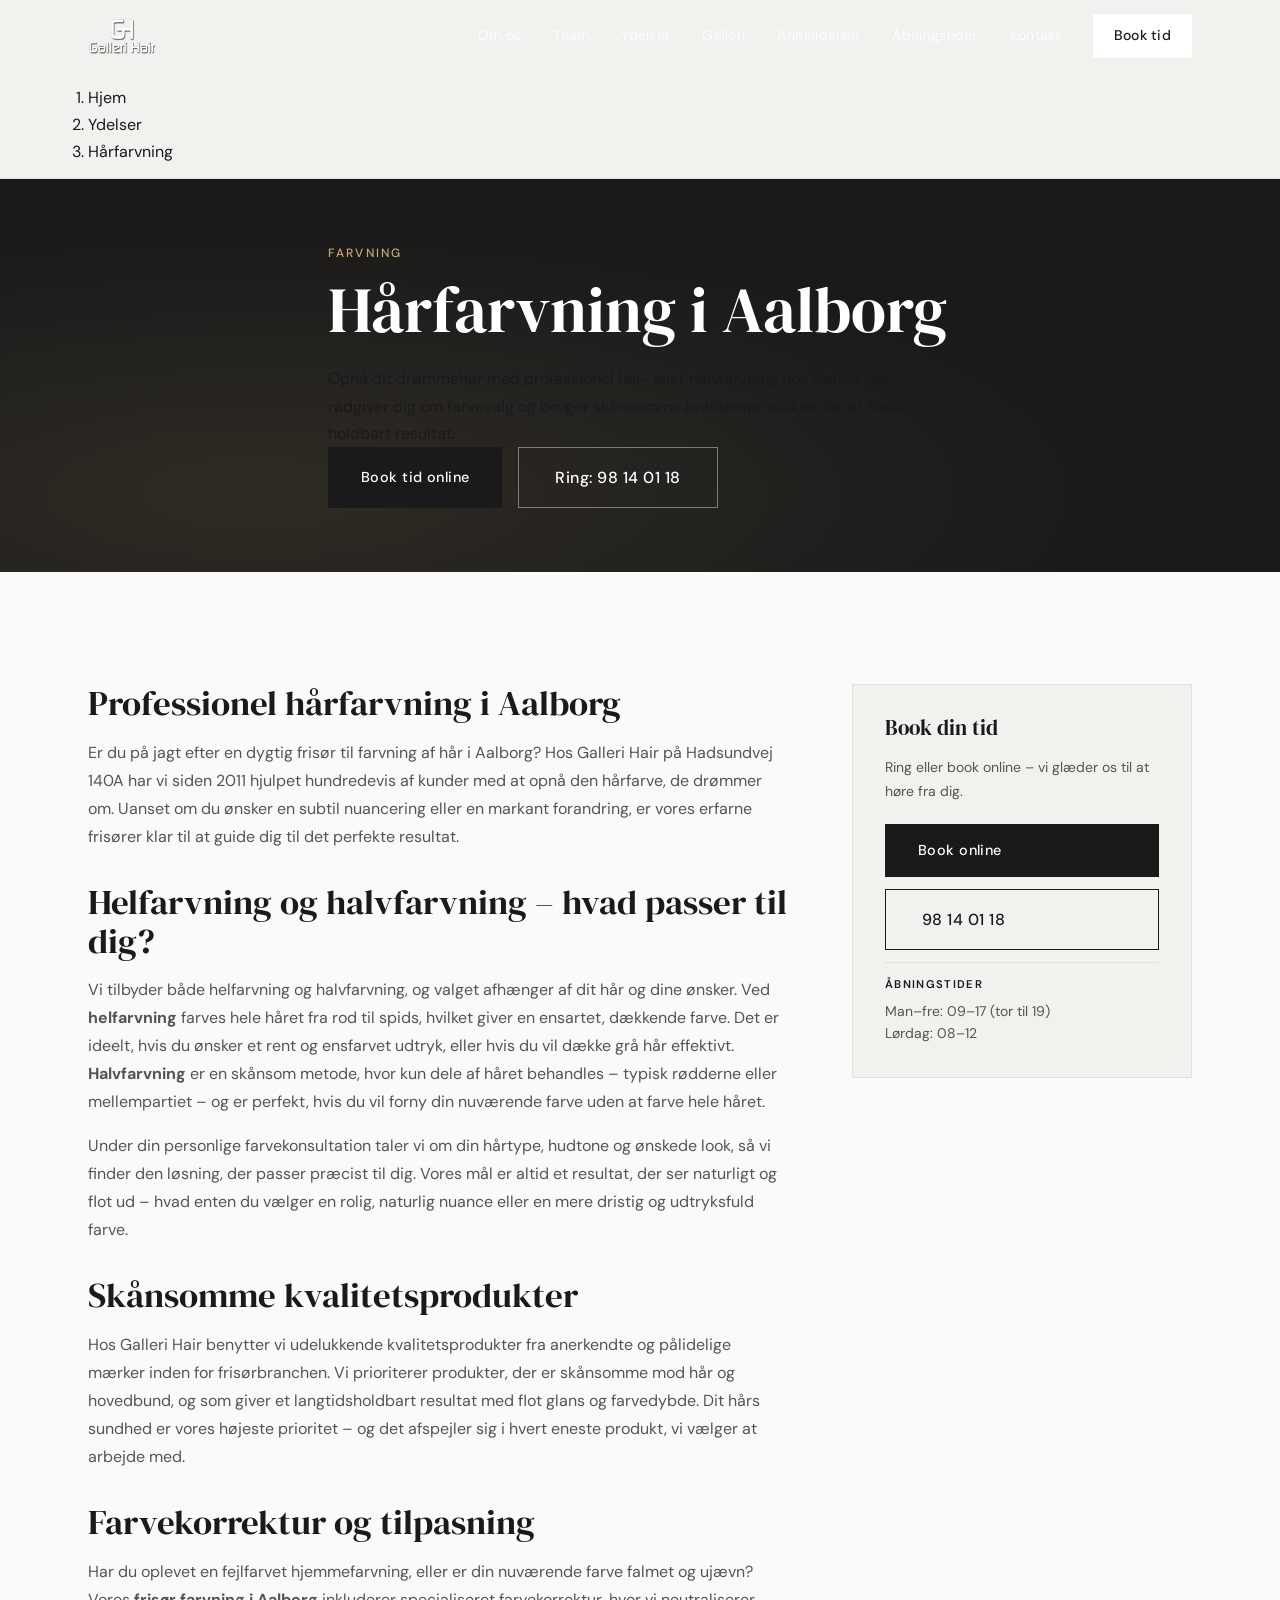
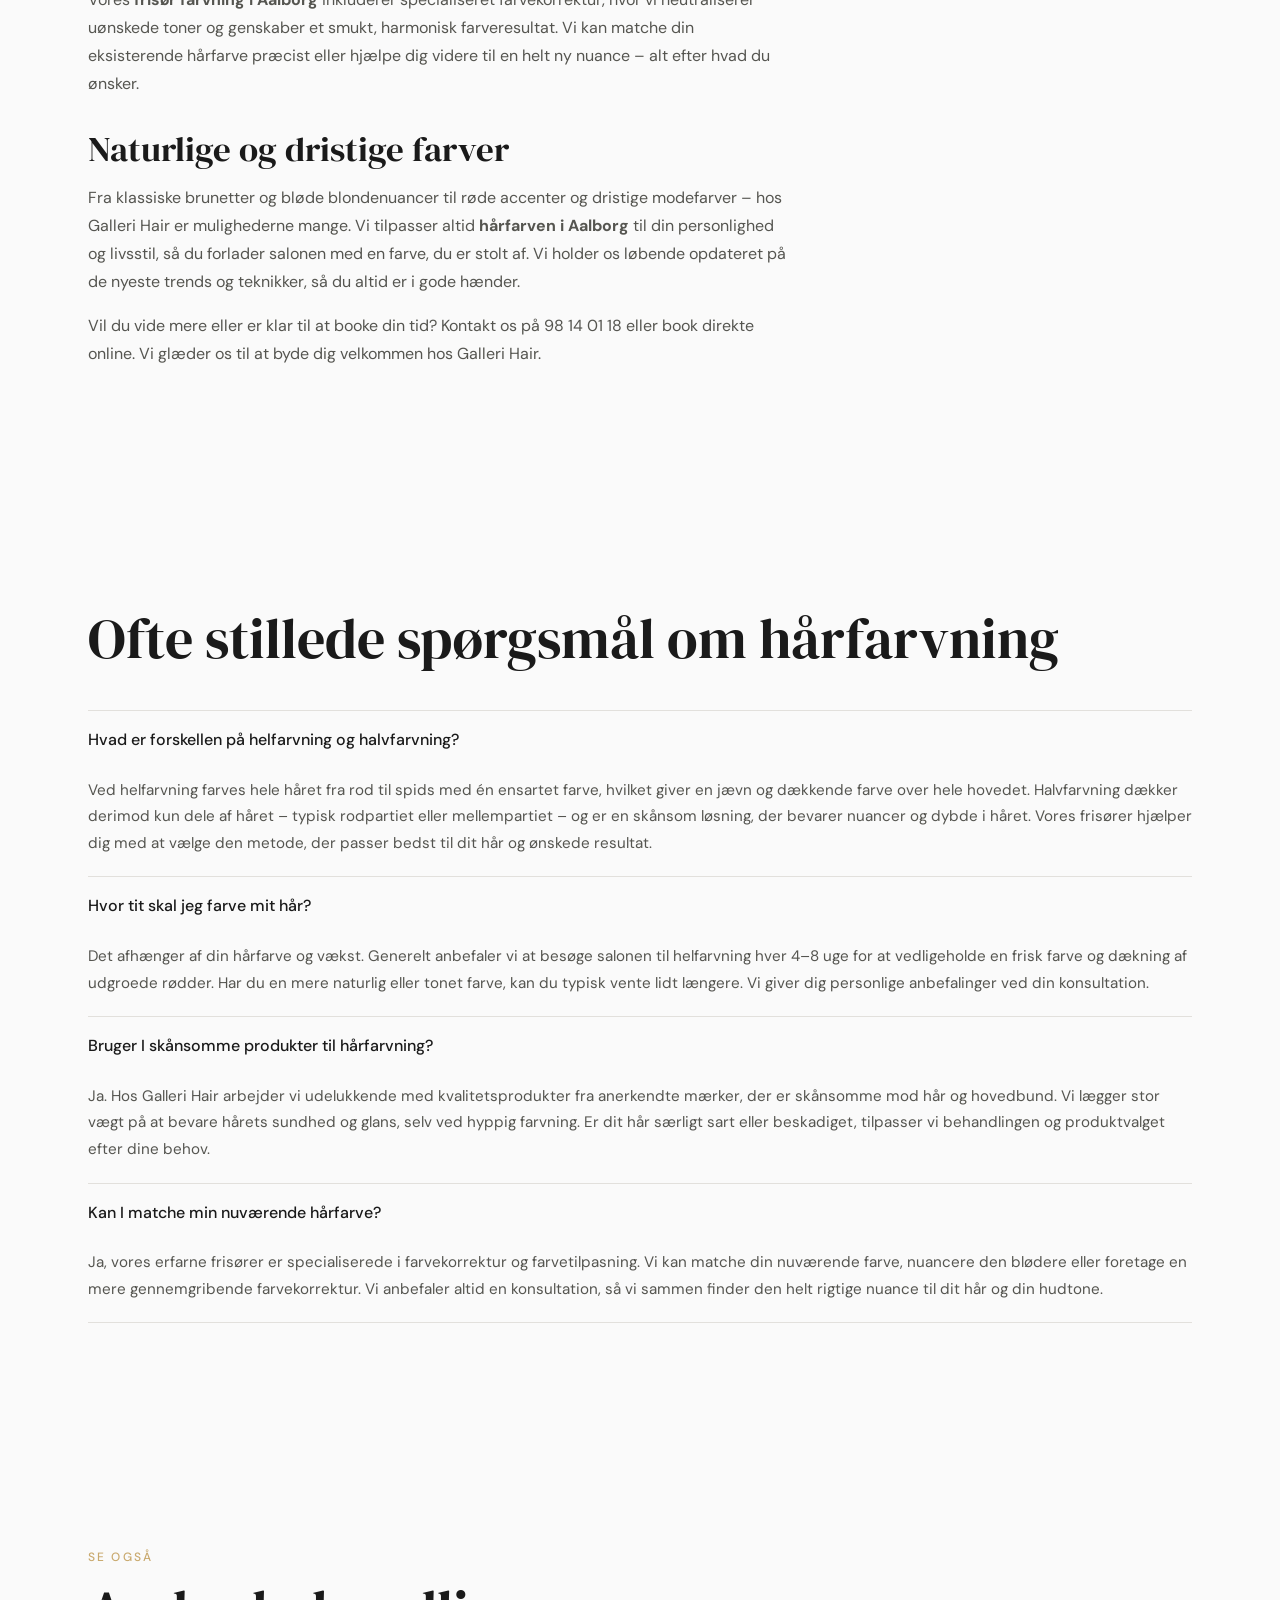
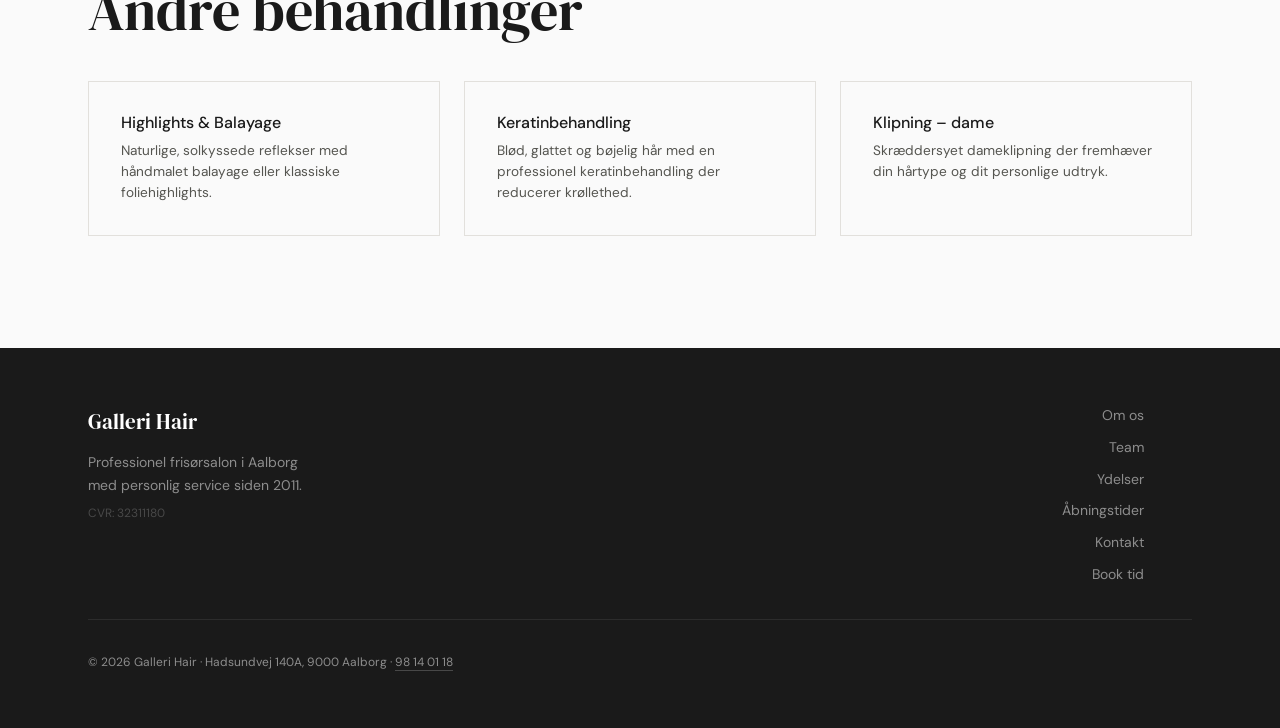
<file: ydelser/farvning.html>
<!DOCTYPE html>
<html lang="da">
<head>
  <meta charset="UTF-8" />
  <meta name="viewport" content="width=device-width, initial-scale=1.0" />

  <!-- SEO -->
  <title>Hårfarvning i Aalborg – Farvning af hår | Galleri Hair</title>
  <meta name="description" content="Få professionel hårfarvning i Aalborg hos Galleri Hair. Hel- og halvfarvning med kvalitetsprodukter for et flot og holdbart resultat. Book tid online." />
  <meta name="robots" content="index, follow" />
  <link rel="canonical" href="https://gallerihair.dk/ydelser/farvning.html" />

  <!-- Geo / Lokal SEO -->
  <meta name="geo.region" content="DK-82" />
  <meta name="geo.placename" content="Aalborg" />
  <meta name="geo.position" content="57.0284;9.9579" />
  <meta name="ICBM" content="57.0284, 9.9579" />

  <!-- Open Graph -->
  <meta property="og:type" content="website" />
  <meta property="og:url" content="https://gallerihair.dk/ydelser/farvning.html" />
  <meta property="og:title" content="Hårfarvning i Aalborg – Galleri Hair" />
  <meta property="og:description" content="Professionel hårfarvning hos Galleri Hair i Aalborg. Hel- og halvfarvning med kvalitetsprodukter og personlig farvekonsultation. Book tid online." />
  <meta property="og:image" content="https://gallerihair.dk/assets/images/index-meta.png" />
  <meta property="og:locale" content="da_DK" />

  <!-- Twitter -->
  <meta name="twitter:card" content="summary_large_image" />
  <meta name="twitter:title" content="Hårfarvning i Aalborg – Galleri Hair" />
  <meta name="twitter:description" content="Professionel hårfarvning i Aalborg. Hel- og halvfarvning med skånsomme kvalitetsprodukter. Book tid online hos Galleri Hair." />
  <meta name="twitter:image" content="https://gallerihair.dk/assets/images/index-meta.png" />

  <!-- Structured Data -->
  <script type="application/ld+json">
  [
    {
      "@context": "https://schema.org",
      "@type": "BreadcrumbList",
      "itemListElement": [
        {
          "@type": "ListItem",
          "position": 1,
          "name": "Hjem",
          "item": "https://gallerihair.dk/"
        },
        {
          "@type": "ListItem",
          "position": 2,
          "name": "Ydelser",
          "item": "https://gallerihair.dk/index.html#ydelser"
        },
        {
          "@type": "ListItem",
          "position": 3,
          "name": "Hårfarvning",
          "item": "https://gallerihair.dk/ydelser/farvning.html"
        }
      ]
    },
    {
      "@context": "https://schema.org",
      "@type": "Service",
      "name": "Hårfarvning",
      "description": "Professionel hårfarvning i Aalborg – hel- og halvfarvning med skånsomme kvalitetsprodukter og personlig farvekonsultation hos Galleri Hair.",
      "provider": {
        "@type": "HairSalon",
        "name": "Galleri Hair",
        "url": "https://gallerihair.dk",
        "telephone": "+4598140118",
        "address": {
          "@type": "PostalAddress",
          "streetAddress": "Hadsundvej 140A",
          "addressLocality": "Aalborg",
          "postalCode": "9000",
          "addressCountry": "DK"
        }
      },
      "areaServed": {
        "@type": "City",
        "name": "Aalborg"
      },
      "url": "https://gallerihair.dk/ydelser/farvning.html"
    },
    {
      "@context": "https://schema.org",
      "@type": "FAQPage",
      "mainEntity": [
        {
          "@type": "Question",
          "name": "Hvad er forskellen på helfarvning og halvfarvning?",
          "acceptedAnswer": {
            "@type": "Answer",
            "text": "Ved helfarvning farves hele håret fra rod til spids med én ensartet farve, hvilket giver en jævn og dækkende farve over hele hovedet. Halvfarvning dækker derimod kun fra mellempartiet og ned til spidserne – eller farves kun i rodpartiet – og er en skånsom løsning, der bevarer nuancer og dybde i håret. Vores frisører hjælper dig med at vælge den metode, der passer bedst til dit hår og ønsket resultat."
          }
        },
        {
          "@type": "Question",
          "name": "Hvor tit skal jeg farve mit hår?",
          "acceptedAnswer": {
            "@type": "Answer",
            "text": "Det afhænger af din hårfarve og vækst. Generelt anbefaler vi at besøge salonen til helfarvning hver 4–8 uge for at vedligeholde en frisk farve og dækning af udgroede rødder. Har du en mere naturlig eller tonet farve, kan du typisk vente lidt længere. Vi giver dig personlige anbefalinger ved din konsultation."
          }
        },
        {
          "@type": "Question",
          "name": "Bruger I skånsomme produkter til hårfarvning?",
          "acceptedAnswer": {
            "@type": "Answer",
            "text": "Ja. Hos Galleri Hair arbejder vi udelukkende med kvalitetsprodukter fra anerkendte mærker, der er skånsomme mod hår og hovedbund. Vi lægger stor vægt på at bevare hårets sundhed og glans, selv ved hyppig farvning. Er dit hår særligt sart eller beskadiget, tilpasser vi behandlingen og produktvalget efter dine behov."
          }
        },
        {
          "@type": "Question",
          "name": "Kan I matche min nuværende hårfarve?",
          "acceptedAnswer": {
            "@type": "Answer",
            "text": "Ja, vores erfarne frisører er specialiserede i farvekorrektur og farvetilpasning. Vi kan matche din nuværende farve, nuancere den blødere eller foretage en mere gennemgribende farvekorrektur. Vi anbefaler altid en konsultation, så vi sammen finder den helt rigtige nuance til dit hår og din hudtone."
          }
        }
      ]
    }
  ]
  </script>

  <!-- Fonts -->
  <link rel="preconnect" href="https://fonts.googleapis.com" />
  <link rel="preconnect" href="https://fonts.gstatic.com" crossorigin />
  <link href="https://fonts.googleapis.com/css2?family=DM+Sans:wght@400;500;600&family=DM+Serif+Display&display=swap" rel="stylesheet" />

  <!-- Stylesheet -->
  <link rel="stylesheet" href="../css/style.css" />
</head>
<body>

  <!-- Navigation -->
  <header class="nav scrolled" id="nav">
    <div class="nav__inner container">
      <a href="../index.html" class="nav__logo">
        <img src="../assets/images/logo-524x276.png" alt="Galleri Hair" class="nav__logo-img" style="filter:none" />
      </a>
      <nav class="nav__links" aria-label="Primær navigation">
        <a href="../index.html#om-os">Om os</a>
        <a href="../index.html#team">Team</a>
        <a href="../index.html#ydelser">Ydelser</a>
        <a href="../index.html#instagram">Galleri</a>
        <a href="../index.html#anmeldelser">Anmeldelser</a>
        <a href="../index.html#aabent">Åbningstider</a>
        <a href="../index.html#kontakt">Kontakt</a>
        <a href="https://salonbook.one/?galleri.hair" target="_blank" rel="noopener" class="nav__cta">Book tid</a>
      </nav>
      <button class="nav__burger" aria-label="Åbn menu" aria-expanded="false"><span></span><span></span><span></span></button>
    </div>
  </header>

  <!-- Breadcrumb -->
  <nav class="breadcrumb" aria-label="Brødkrumme">
    <div class="container">
      <ol>
        <li><a href="../index.html">Hjem</a></li>
        <li><a href="../index.html#ydelser">Ydelser</a></li>
        <li aria-current="page">Hårfarvning</li>
      </ol>
    </div>
  </nav>

  <!-- Service Hero -->
  <section class="service-hero">
    <div class="container service-hero__inner">
      <p class="section-label">Farvning</p>
      <h1>Hårfarvning i Aalborg</h1>
      <p>Opnå dit drømmehår med professionel hel- eller halvfarvning hos Galleri Hair. Vi rådgiver dig om farvevalg og bruger skånsomme kvalitetsprodukter for et smukt, holdbart resultat.</p>
      <div class="service-hero__actions">
        <a href="https://salonbook.one/?galleri.hair" class="btn btn--primary">Book tid online</a>
        <a href="tel:+4598140118" class="btn btn--outline">Ring: 98 14 01 18</a>
      </div>
    </div>
  </section>

  <main>

    <!-- Content grid -->
    <section class="service-content section">
      <div class="container service-content__grid">

        <div class="service-text">

          <h2>Professionel hårfarvning i Aalborg</h2>
          <p>Er du på jagt efter en dygtig frisør til farvning af hår i Aalborg? Hos Galleri Hair på Hadsundvej 140A har vi siden 2011 hjulpet hundredevis af kunder med at opnå den hårfarve, de drømmer om. Uanset om du ønsker en subtil nuancering eller en markant forandring, er vores erfarne frisører klar til at guide dig til det perfekte resultat.</p>

          <h2>Helfarvning og halvfarvning – hvad passer til dig?</h2>
          <p>Vi tilbyder både helfarvning og halvfarvning, og valget afhænger af dit hår og dine ønsker. Ved <strong>helfarvning</strong> farves hele håret fra rod til spids, hvilket giver en ensartet, dækkende farve. Det er ideelt, hvis du ønsker et rent og ensfarvet udtryk, eller hvis du vil dække grå hår effektivt. <strong>Halvfarvning</strong> er en skånsom metode, hvor kun dele af håret behandles – typisk rødderne eller mellempartiet – og er perfekt, hvis du vil forny din nuværende farve uden at farve hele håret.</p>
          <p>Under din personlige farvekonsultation taler vi om din hårtype, hudtone og ønskede look, så vi finder den løsning, der passer præcist til dig. Vores mål er altid et resultat, der ser naturligt og flot ud – hvad enten du vælger en rolig, naturlig nuance eller en mere dristig og udtryksfuld farve.</p>

          <h2>Skånsomme kvalitetsprodukter</h2>
          <p>Hos Galleri Hair benytter vi udelukkende kvalitetsprodukter fra anerkendte og pålidelige mærker inden for frisørbranchen. Vi prioriterer produkter, der er skånsomme mod hår og hovedbund, og som giver et langtidsholdbart resultat med flot glans og farvedybde. Dit hårs sundhed er vores højeste prioritet – og det afspejler sig i hvert eneste produkt, vi vælger at arbejde med.</p>

          <h2>Farvekorrektur og tilpasning</h2>
          <p>Har du oplevet en fejlfarvet hjemmefarvning, eller er din nuværende farve falmet og ujævn? Vores <strong>frisør farvning i Aalborg</strong> inkluderer specialiseret farvekorrektur, hvor vi neutraliserer uønskede toner og genskaber et smukt, harmonisk farveresultat. Vi kan matche din eksisterende hårfarve præcist eller hjælpe dig videre til en helt ny nuance – alt efter hvad du ønsker.</p>

          <h2>Naturlige og dristige farver</h2>
          <p>Fra klassiske brunetter og bløde blondenuancer til røde accenter og dristige modefarver – hos Galleri Hair er mulighederne mange. Vi tilpasser altid <strong>hårfarven i Aalborg</strong> til din personlighed og livsstil, så du forlader salonen med en farve, du er stolt af. Vi holder os løbende opdateret på de nyeste trends og teknikker, så du altid er i gode hænder.</p>
          <p>Vil du vide mere eller er klar til at booke din tid? Kontakt os på <a href="tel:+4598140118">98 14 01 18</a> eller book direkte online. Vi glæder os til at byde dig velkommen hos Galleri Hair.</p>

        </div>

        <aside class="service-sidebar">
          <div class="sidebar-box">
            <h3>Book din tid</h3>
            <p>Ring eller book online – vi glæder os til at høre fra dig.</p>
            <a href="https://salonbook.one/?galleri.hair" class="btn btn--primary">Book online</a>
            <a href="tel:+4598140118" class="btn btn--outline">98 14 01 18</a>
            <div class="sidebar-hours">
              <strong>Åbningstider</strong>
              <p>Man–fre: 09–17 (tor til 19)<br>Lørdag: 08–12</p>
            </div>
          </div>
        </aside>

      </div>
    </section>

    <!-- FAQ -->
    <section class="service-faq section">
      <div class="container">
        <h2>Ofte stillede spørgsmål om hårfarvning</h2>
        <div class="faq-list">

          <div class="faq-item">
            <h3>Hvad er forskellen på helfarvning og halvfarvning?</h3>
            <p>Ved helfarvning farves hele håret fra rod til spids med én ensartet farve, hvilket giver en jævn og dækkende farve over hele hovedet. Halvfarvning dækker derimod kun dele af håret – typisk rodpartiet eller mellempartiet – og er en skånsom løsning, der bevarer nuancer og dybde i håret. Vores frisører hjælper dig med at vælge den metode, der passer bedst til dit hår og ønskede resultat.</p>
          </div>

          <div class="faq-item">
            <h3>Hvor tit skal jeg farve mit hår?</h3>
            <p>Det afhænger af din hårfarve og vækst. Generelt anbefaler vi at besøge salonen til helfarvning hver 4–8 uge for at vedligeholde en frisk farve og dækning af udgroede rødder. Har du en mere naturlig eller tonet farve, kan du typisk vente lidt længere. Vi giver dig personlige anbefalinger ved din konsultation.</p>
          </div>

          <div class="faq-item">
            <h3>Bruger I skånsomme produkter til hårfarvning?</h3>
            <p>Ja. Hos Galleri Hair arbejder vi udelukkende med kvalitetsprodukter fra anerkendte mærker, der er skånsomme mod hår og hovedbund. Vi lægger stor vægt på at bevare hårets sundhed og glans, selv ved hyppig farvning. Er dit hår særligt sart eller beskadiget, tilpasser vi behandlingen og produktvalget efter dine behov.</p>
          </div>

          <div class="faq-item">
            <h3>Kan I matche min nuværende hårfarve?</h3>
            <p>Ja, vores erfarne frisører er specialiserede i farvekorrektur og farvetilpasning. Vi kan matche din nuværende farve, nuancere den blødere eller foretage en mere gennemgribende farvekorrektur. Vi anbefaler altid en konsultation, så vi sammen finder den helt rigtige nuance til dit hår og din hudtone.</p>
          </div>

        </div>
      </div>
    </section>

    <!-- Relaterede behandlinger -->
    <section class="service-related section">
      <div class="container">
        <p class="section-label">Se også</p>
        <h2>Andre behandlinger</h2>
        <div class="related-grid">

          <a href="highlights-balayage.html" class="related-card">
            <h3>Highlights &amp; Balayage</h3>
            <p>Naturlige, solkyssede reflekser med håndmalet balayage eller klassiske foliehighlights.</p>
          </a>

          <a href="keratinbehandling.html" class="related-card">
            <h3>Keratinbehandling</h3>
            <p>Blød, glattet og bøjelig hår med en professionel keratinbehandling der reducerer krøllethed.</p>
          </a>

          <a href="klipning-dame.html" class="related-card">
            <h3>Klipning – dame</h3>
            <p>Skræddersyet dameklipning der fremhæver din hårtype og dit personlige udtryk.</p>
          </a>

        </div>
      </div>
    </section>

  </main>

  <!-- Footer -->
  <footer class="footer">
    <div class="container footer__inner">
      <div class="footer__brand">
        <span class="footer__logo">Galleri Hair</span>
        <p>Professionel frisørsalon i Aalborg<br />med personlig service siden 2011.</p>
        <p class="footer__cvr">CVR: 32311180</p>
      </div>
      <div class="footer__links">
        <a href="../index.html#om-os">Om os</a>
        <a href="../index.html#team">Team</a>
        <a href="../index.html#ydelser">Ydelser</a>
        <a href="../index.html#aabent">Åbningstider</a>
        <a href="../index.html#kontakt">Kontakt</a>
        <a href="https://salonbook.one/?galleri.hair" target="_blank" rel="noopener">Book tid</a>
      </div>
      <p class="footer__copy">© 2026 Galleri Hair · Hadsundvej 140A, 9000 Aalborg · <a href="tel:+4598140118">98 14 01 18</a></p>
    </div>
  </footer>

  <script src="../js/main.js"></script>
</body>
</html>
</file>
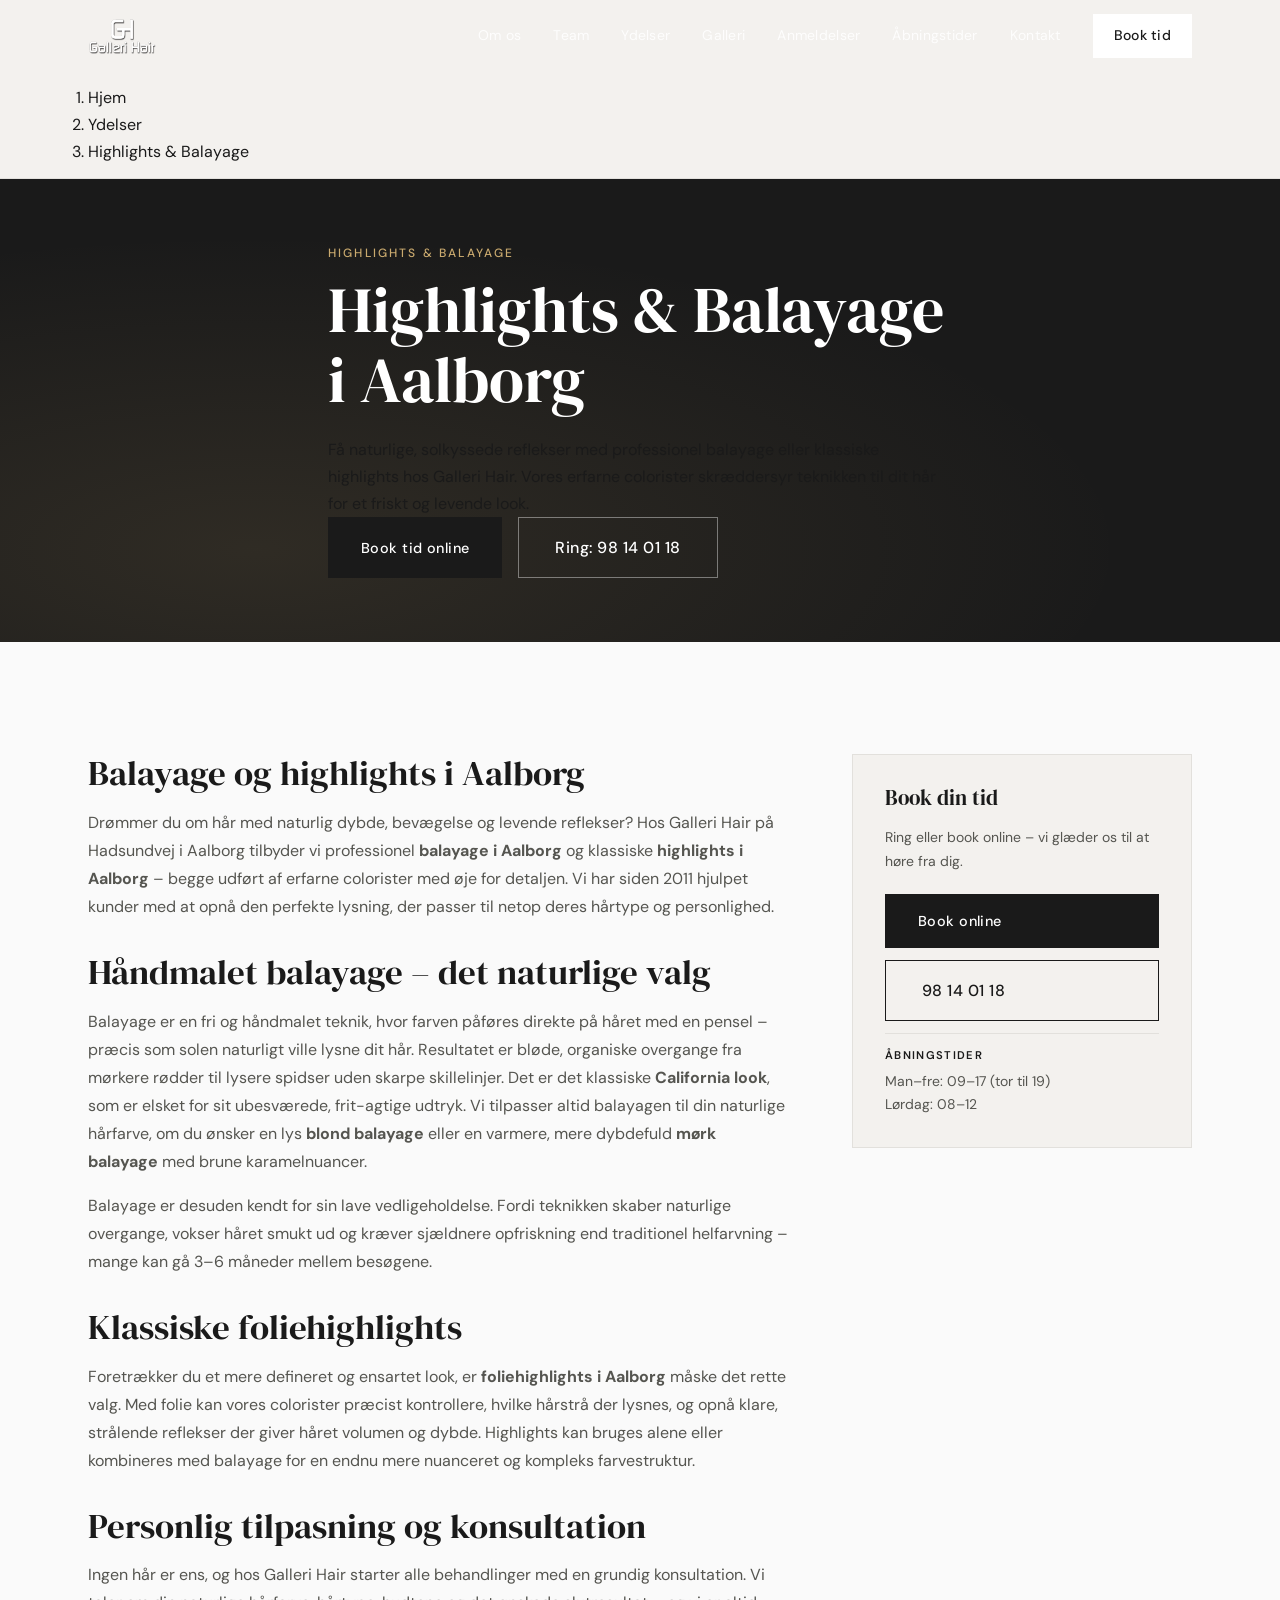
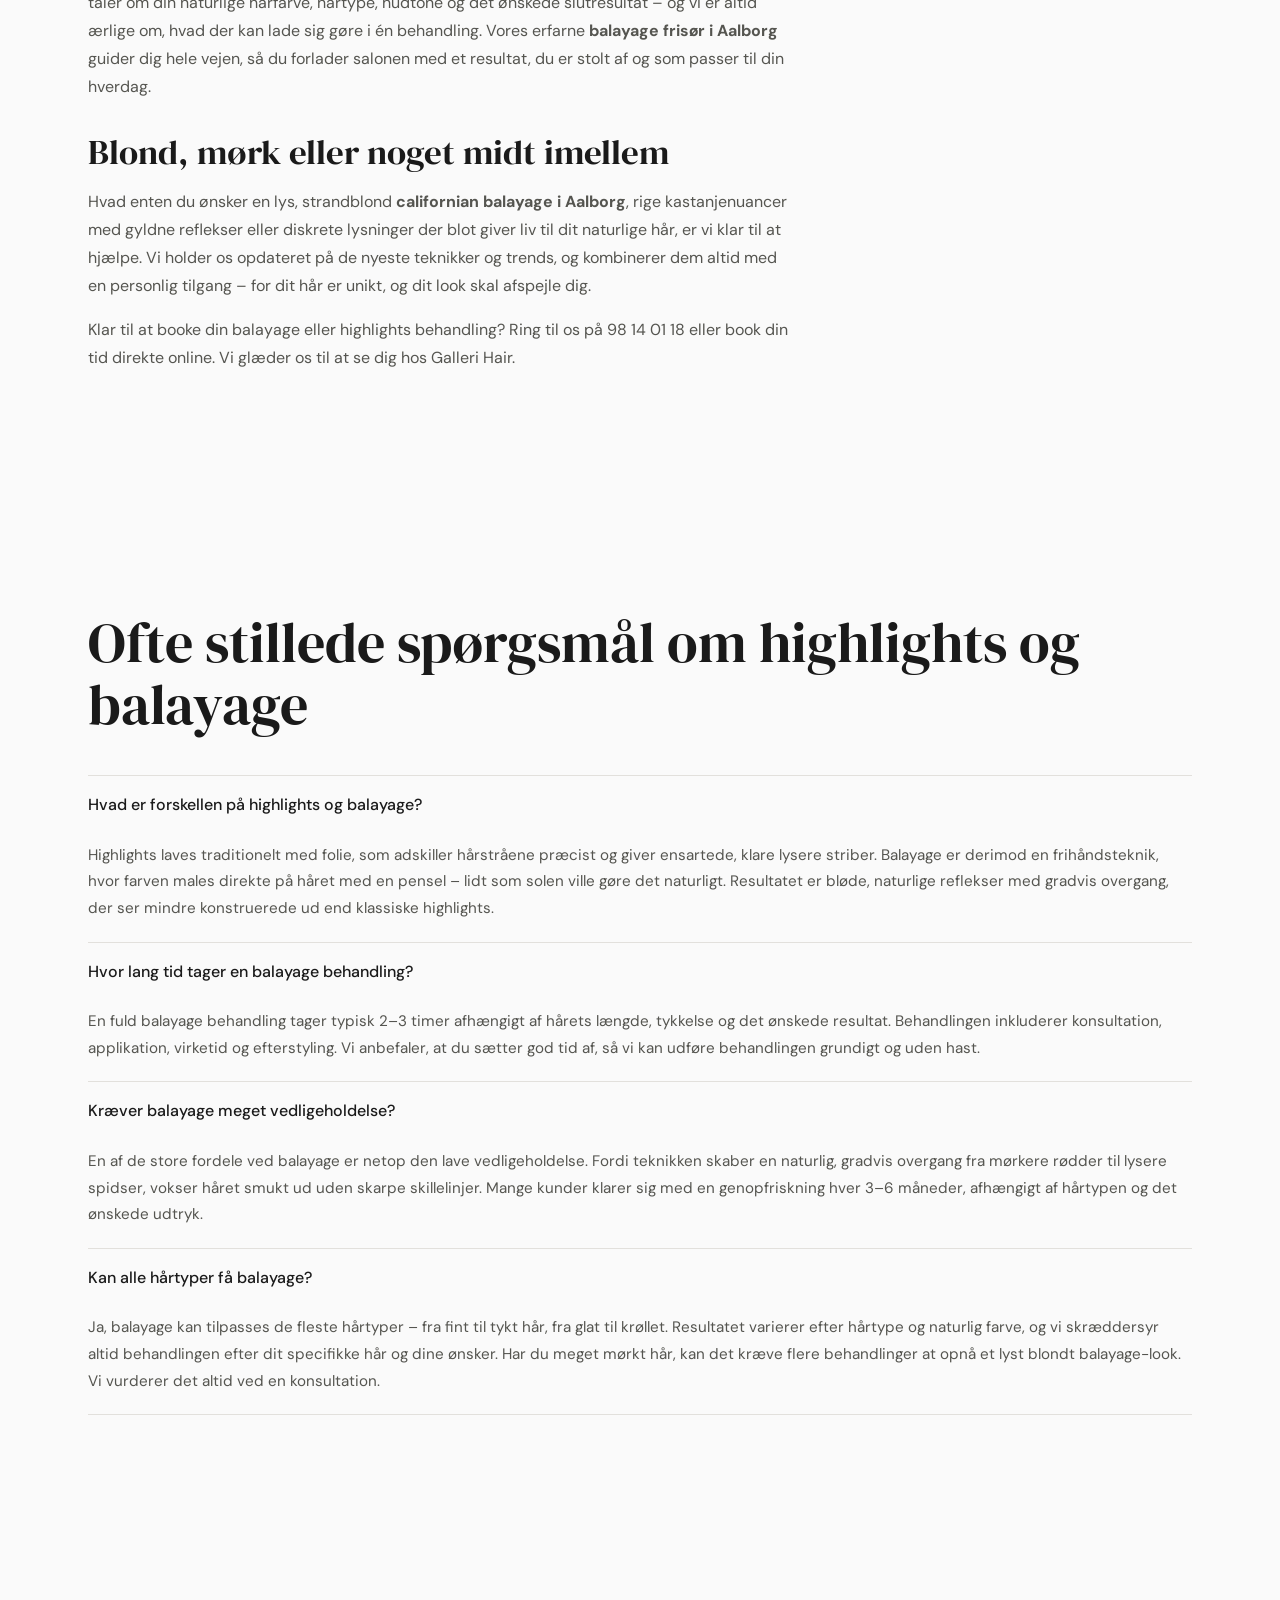
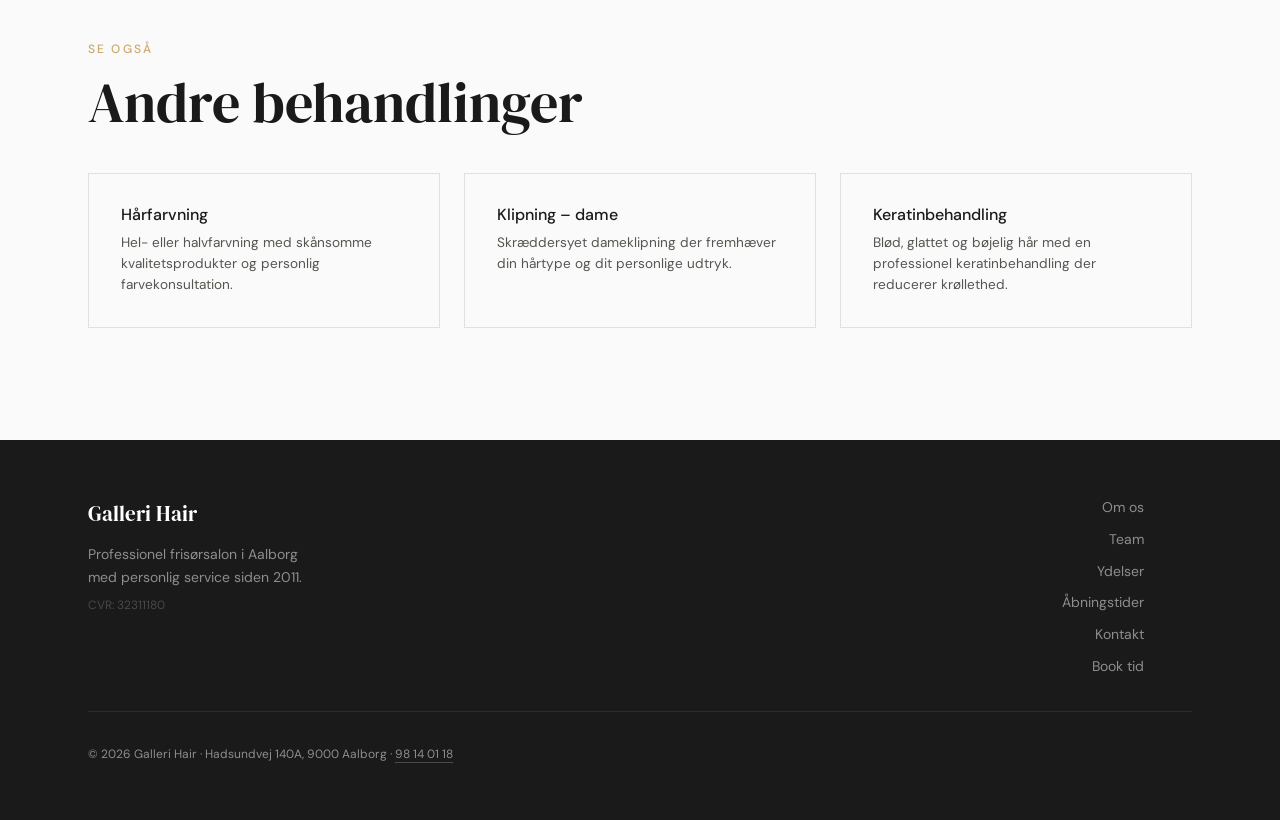
<file: ydelser/highlights-balayage.html>
<!DOCTYPE html>
<html lang="da">
<head>
  <meta charset="UTF-8" />
  <meta name="viewport" content="width=device-width, initial-scale=1.0" />

  <!-- SEO -->
  <title>Highlights &amp; Balayage i Aalborg – Naturlige reflekser | Galleri Hair</title>
  <meta name="description" content="Professionel balayage og highlights i Aalborg hos Galleri Hair. Naturlige reflekser og håndmalet balayage der giver liv og dybde til dit hår. Book nu." />
  <meta name="robots" content="index, follow" />
  <link rel="canonical" href="https://gallerihair.dk/ydelser/highlights-balayage.html" />

  <!-- Geo / Lokal SEO -->
  <meta name="geo.region" content="DK-82" />
  <meta name="geo.placename" content="Aalborg" />
  <meta name="geo.position" content="57.0284;9.9579" />
  <meta name="ICBM" content="57.0284, 9.9579" />

  <!-- Open Graph -->
  <meta property="og:type" content="website" />
  <meta property="og:url" content="https://gallerihair.dk/ydelser/highlights-balayage.html" />
  <meta property="og:title" content="Highlights &amp; Balayage i Aalborg – Galleri Hair" />
  <meta property="og:description" content="Naturlige, solkyssede reflekser med håndmalet balayage eller klassiske highlights. Få dit California look hos Galleri Hair i Aalborg. Book tid online." />
  <meta property="og:image" content="https://gallerihair.dk/assets/images/index-meta.png" />
  <meta property="og:locale" content="da_DK" />

  <!-- Twitter -->
  <meta name="twitter:card" content="summary_large_image" />
  <meta name="twitter:title" content="Highlights &amp; Balayage i Aalborg – Galleri Hair" />
  <meta name="twitter:description" content="Naturlige reflekser og håndmalet balayage i Aalborg hos Galleri Hair. Book dit California look online nu." />
  <meta name="twitter:image" content="https://gallerihair.dk/assets/images/index-meta.png" />

  <!-- Structured Data -->
  <script type="application/ld+json">
  [
    {
      "@context": "https://schema.org",
      "@type": "BreadcrumbList",
      "itemListElement": [
        {
          "@type": "ListItem",
          "position": 1,
          "name": "Hjem",
          "item": "https://gallerihair.dk/"
        },
        {
          "@type": "ListItem",
          "position": 2,
          "name": "Ydelser",
          "item": "https://gallerihair.dk/index.html#ydelser"
        },
        {
          "@type": "ListItem",
          "position": 3,
          "name": "Highlights & Balayage",
          "item": "https://gallerihair.dk/ydelser/highlights-balayage.html"
        }
      ]
    },
    {
      "@context": "https://schema.org",
      "@type": "Service",
      "name": "Highlights & Balayage",
      "description": "Professionel balayage og highlights i Aalborg – håndmalet teknik og foliehighlights der giver naturlige, solkyssede reflekser og liv og dybde til dit hår.",
      "provider": {
        "@type": "HairSalon",
        "name": "Galleri Hair",
        "url": "https://gallerihair.dk",
        "telephone": "+4598140118",
        "address": {
          "@type": "PostalAddress",
          "streetAddress": "Hadsundvej 140A",
          "addressLocality": "Aalborg",
          "postalCode": "9000",
          "addressCountry": "DK"
        }
      },
      "areaServed": {
        "@type": "City",
        "name": "Aalborg"
      },
      "url": "https://gallerihair.dk/ydelser/highlights-balayage.html"
    },
    {
      "@context": "https://schema.org",
      "@type": "FAQPage",
      "mainEntity": [
        {
          "@type": "Question",
          "name": "Hvad er forskellen på highlights og balayage?",
          "acceptedAnswer": {
            "@type": "Answer",
            "text": "Highlights laves traditionelt med folie, som omhyggeligt adskiller hårstråene, så farven kan virke præcist og give ensartede, klare lysere striber. Balayage er derimod en frihåndsteknik, hvor farven males direkte på håret med en pensel – lidt som solen ville gøre det naturligt. Resultatet er bløde, naturlige reflekser med gradvis overgang, der ser mindre konstruerede ud end klassiske highlights."
          }
        },
        {
          "@type": "Question",
          "name": "Hvor lang tid tager en balayage behandling?",
          "acceptedAnswer": {
            "@type": "Answer",
            "text": "En fuld balayage behandling tager typisk 2–3 timer afhængigt af hårets længde, tykkelse og det ønskede resultat. Behandlingen inkluderer konsultation, applikation, virketid og efterstyling. Vi anbefaler, at du sætter god tid af, så vi kan udføre behandlingen grundigt og uden hast."
          }
        },
        {
          "@type": "Question",
          "name": "Kræver balayage meget vedligeholdelse?",
          "acceptedAnswer": {
            "@type": "Answer",
            "text": "En af de store fordele ved balayage er netop den lave vedligeholdelse. Fordi teknikken skaber en naturlig, gradvis overgang fra mørkere rødder til lysere spidser, vokser håret smukt ud uden skarpe skillelinjer. Mange kunder klarer sig med en genopfriskning hver 3–6 måneder, afhængigt af hårtypen og det ønskede udtryk."
          }
        },
        {
          "@type": "Question",
          "name": "Kan alle hårtyper få balayage?",
          "acceptedAnswer": {
            "@type": "Answer",
            "text": "Ja, balayage kan tilpasses de fleste hårtyper – fra fint til tykt hår, fra glat til krøllet. Resultatet varierer naturligvis efter hårtype og naturlig farve, og vi skræddersyr altid behandlingen efter dit specifikke hår og dine ønsker. Har du meget mørkt hår, kan det kræve flere behandlinger at opnå et lyst blondt balayage-look. Vi vurderer det altid ved en konsultation."
          }
        }
      ]
    }
  ]
  </script>

  <!-- Fonts -->
  <link rel="preconnect" href="https://fonts.googleapis.com" />
  <link rel="preconnect" href="https://fonts.gstatic.com" crossorigin />
  <link href="https://fonts.googleapis.com/css2?family=DM+Sans:wght@400;500;600&family=DM+Serif+Display&display=swap" rel="stylesheet" />

  <!-- Stylesheet -->
  <link rel="stylesheet" href="../css/style.css" />
</head>
<body>

  <!-- Navigation -->
  <header class="nav scrolled" id="nav">
    <div class="nav__inner container">
      <a href="../index.html" class="nav__logo">
        <img src="../assets/images/logo-524x276.png" alt="Galleri Hair" class="nav__logo-img" style="filter:none" />
      </a>
      <nav class="nav__links" aria-label="Primær navigation">
        <a href="../index.html#om-os">Om os</a>
        <a href="../index.html#team">Team</a>
        <a href="../index.html#ydelser">Ydelser</a>
        <a href="../index.html#instagram">Galleri</a>
        <a href="../index.html#anmeldelser">Anmeldelser</a>
        <a href="../index.html#aabent">Åbningstider</a>
        <a href="../index.html#kontakt">Kontakt</a>
        <a href="https://salonbook.one/?galleri.hair" target="_blank" rel="noopener" class="nav__cta">Book tid</a>
      </nav>
      <button class="nav__burger" aria-label="Åbn menu" aria-expanded="false"><span></span><span></span><span></span></button>
    </div>
  </header>

  <!-- Breadcrumb -->
  <nav class="breadcrumb" aria-label="Brødkrumme">
    <div class="container">
      <ol>
        <li><a href="../index.html">Hjem</a></li>
        <li><a href="../index.html#ydelser">Ydelser</a></li>
        <li aria-current="page">Highlights &amp; Balayage</li>
      </ol>
    </div>
  </nav>

  <!-- Service Hero -->
  <section class="service-hero">
    <div class="container service-hero__inner">
      <p class="section-label">Highlights &amp; Balayage</p>
      <h1>Highlights &amp; Balayage i Aalborg</h1>
      <p>Få naturlige, solkyssede reflekser med professionel balayage eller klassiske highlights hos Galleri Hair. Vores erfarne colorister skræddersyr teknikken til dit hår for et friskt og levende look.</p>
      <div class="service-hero__actions">
        <a href="https://salonbook.one/?galleri.hair" class="btn btn--primary">Book tid online</a>
        <a href="tel:+4598140118" class="btn btn--outline">Ring: 98 14 01 18</a>
      </div>
    </div>
  </section>

  <main>

    <!-- Content grid -->
    <section class="service-content section">
      <div class="container service-content__grid">

        <div class="service-text">

          <h2>Balayage og highlights i Aalborg</h2>
          <p>Drømmer du om hår med naturlig dybde, bevægelse og levende reflekser? Hos Galleri Hair på Hadsundvej i Aalborg tilbyder vi professionel <strong>balayage i Aalborg</strong> og klassiske <strong>highlights i Aalborg</strong> – begge udført af erfarne colorister med øje for detaljen. Vi har siden 2011 hjulpet kunder med at opnå den perfekte lysning, der passer til netop deres hårtype og personlighed.</p>

          <h2>Håndmalet balayage – det naturlige valg</h2>
          <p>Balayage er en fri og håndmalet teknik, hvor farven påføres direkte på håret med en pensel – præcis som solen naturligt ville lysne dit hår. Resultatet er bløde, organiske overgange fra mørkere rødder til lysere spidser uden skarpe skillelinjer. Det er det klassiske <strong>California look</strong>, som er elsket for sit ubesværede, frit-agtige udtryk. Vi tilpasser altid balayagen til din naturlige hårfarve, om du ønsker en lys <strong>blond balayage</strong> eller en varmere, mere dybdefuld <strong>mørk balayage</strong> med brune karamelnuancer.</p>
          <p>Balayage er desuden kendt for sin lave vedligeholdelse. Fordi teknikken skaber naturlige overgange, vokser håret smukt ud og kræver sjældnere opfriskning end traditionel helfarvning – mange kan gå 3–6 måneder mellem besøgene.</p>

          <h2>Klassiske foliehighlights</h2>
          <p>Foretrækker du et mere defineret og ensartet look, er <strong>foliehighlights i Aalborg</strong> måske det rette valg. Med folie kan vores colorister præcist kontrollere, hvilke hårstrå der lysnes, og opnå klare, strålende reflekser der giver håret volumen og dybde. Highlights kan bruges alene eller kombineres med balayage for en endnu mere nuanceret og kompleks farvestruktur.</p>

          <h2>Personlig tilpasning og konsultation</h2>
          <p>Ingen hår er ens, og hos Galleri Hair starter alle behandlinger med en grundig konsultation. Vi taler om din naturlige hårfarve, hårtype, hudtone og det ønskede slutresultat – og vi er altid ærlige om, hvad der kan lade sig gøre i én behandling. Vores erfarne <strong>balayage frisør i Aalborg</strong> guider dig hele vejen, så du forlader salonen med et resultat, du er stolt af og som passer til din hverdag.</p>

          <h2>Blond, mørk eller noget midt imellem</h2>
          <p>Hvad enten du ønsker en lys, strandblond <strong>californian balayage i Aalborg</strong>, rige kastanjenuancer med gyldne reflekser eller diskrete lysninger der blot giver liv til dit naturlige hår, er vi klar til at hjælpe. Vi holder os opdateret på de nyeste teknikker og trends, og kombinerer dem altid med en personlig tilgang – for dit hår er unikt, og dit look skal afspejle dig.</p>
          <p>Klar til at booke din balayage eller highlights behandling? Ring til os på <a href="tel:+4598140118">98 14 01 18</a> eller book din tid direkte online. Vi glæder os til at se dig hos Galleri Hair.</p>

        </div>

        <aside class="service-sidebar">
          <div class="sidebar-box">
            <h3>Book din tid</h3>
            <p>Ring eller book online – vi glæder os til at høre fra dig.</p>
            <a href="https://salonbook.one/?galleri.hair" class="btn btn--primary">Book online</a>
            <a href="tel:+4598140118" class="btn btn--outline">98 14 01 18</a>
            <div class="sidebar-hours">
              <strong>Åbningstider</strong>
              <p>Man–fre: 09–17 (tor til 19)<br>Lørdag: 08–12</p>
            </div>
          </div>
        </aside>

      </div>
    </section>

    <!-- FAQ -->
    <section class="service-faq section">
      <div class="container">
        <h2>Ofte stillede spørgsmål om highlights og balayage</h2>
        <div class="faq-list">

          <div class="faq-item">
            <h3>Hvad er forskellen på highlights og balayage?</h3>
            <p>Highlights laves traditionelt med folie, som adskiller hårstråene præcist og giver ensartede, klare lysere striber. Balayage er derimod en frihåndsteknik, hvor farven males direkte på håret med en pensel – lidt som solen ville gøre det naturligt. Resultatet er bløde, naturlige reflekser med gradvis overgang, der ser mindre konstruerede ud end klassiske highlights.</p>
          </div>

          <div class="faq-item">
            <h3>Hvor lang tid tager en balayage behandling?</h3>
            <p>En fuld balayage behandling tager typisk 2–3 timer afhængigt af hårets længde, tykkelse og det ønskede resultat. Behandlingen inkluderer konsultation, applikation, virketid og efterstyling. Vi anbefaler, at du sætter god tid af, så vi kan udføre behandlingen grundigt og uden hast.</p>
          </div>

          <div class="faq-item">
            <h3>Kræver balayage meget vedligeholdelse?</h3>
            <p>En af de store fordele ved balayage er netop den lave vedligeholdelse. Fordi teknikken skaber en naturlig, gradvis overgang fra mørkere rødder til lysere spidser, vokser håret smukt ud uden skarpe skillelinjer. Mange kunder klarer sig med en genopfriskning hver 3–6 måneder, afhængigt af hårtypen og det ønskede udtryk.</p>
          </div>

          <div class="faq-item">
            <h3>Kan alle hårtyper få balayage?</h3>
            <p>Ja, balayage kan tilpasses de fleste hårtyper – fra fint til tykt hår, fra glat til krøllet. Resultatet varierer efter hårtype og naturlig farve, og vi skræddersyr altid behandlingen efter dit specifikke hår og dine ønsker. Har du meget mørkt hår, kan det kræve flere behandlinger at opnå et lyst blondt balayage-look. Vi vurderer det altid ved en konsultation.</p>
          </div>

        </div>
      </div>
    </section>

    <!-- Relaterede behandlinger -->
    <section class="service-related section">
      <div class="container">
        <p class="section-label">Se også</p>
        <h2>Andre behandlinger</h2>
        <div class="related-grid">

          <a href="farvning.html" class="related-card">
            <h3>Hårfarvning</h3>
            <p>Hel- eller halvfarvning med skånsomme kvalitetsprodukter og personlig farvekonsultation.</p>
          </a>

          <a href="klipning-dame.html" class="related-card">
            <h3>Klipning – dame</h3>
            <p>Skræddersyet dameklipning der fremhæver din hårtype og dit personlige udtryk.</p>
          </a>

          <a href="keratinbehandling.html" class="related-card">
            <h3>Keratinbehandling</h3>
            <p>Blød, glattet og bøjelig hår med en professionel keratinbehandling der reducerer krøllethed.</p>
          </a>

        </div>
      </div>
    </section>

  </main>

  <!-- Footer -->
  <footer class="footer">
    <div class="container footer__inner">
      <div class="footer__brand">
        <span class="footer__logo">Galleri Hair</span>
        <p>Professionel frisørsalon i Aalborg<br />med personlig service siden 2011.</p>
        <p class="footer__cvr">CVR: 32311180</p>
      </div>
      <div class="footer__links">
        <a href="../index.html#om-os">Om os</a>
        <a href="../index.html#team">Team</a>
        <a href="../index.html#ydelser">Ydelser</a>
        <a href="../index.html#aabent">Åbningstider</a>
        <a href="../index.html#kontakt">Kontakt</a>
        <a href="https://salonbook.one/?galleri.hair" target="_blank" rel="noopener">Book tid</a>
      </div>
      <p class="footer__copy">© 2026 Galleri Hair · Hadsundvej 140A, 9000 Aalborg · <a href="tel:+4598140118">98 14 01 18</a></p>
    </div>
  </footer>

  <script src="../js/main.js"></script>
</body>
</html>
</file>
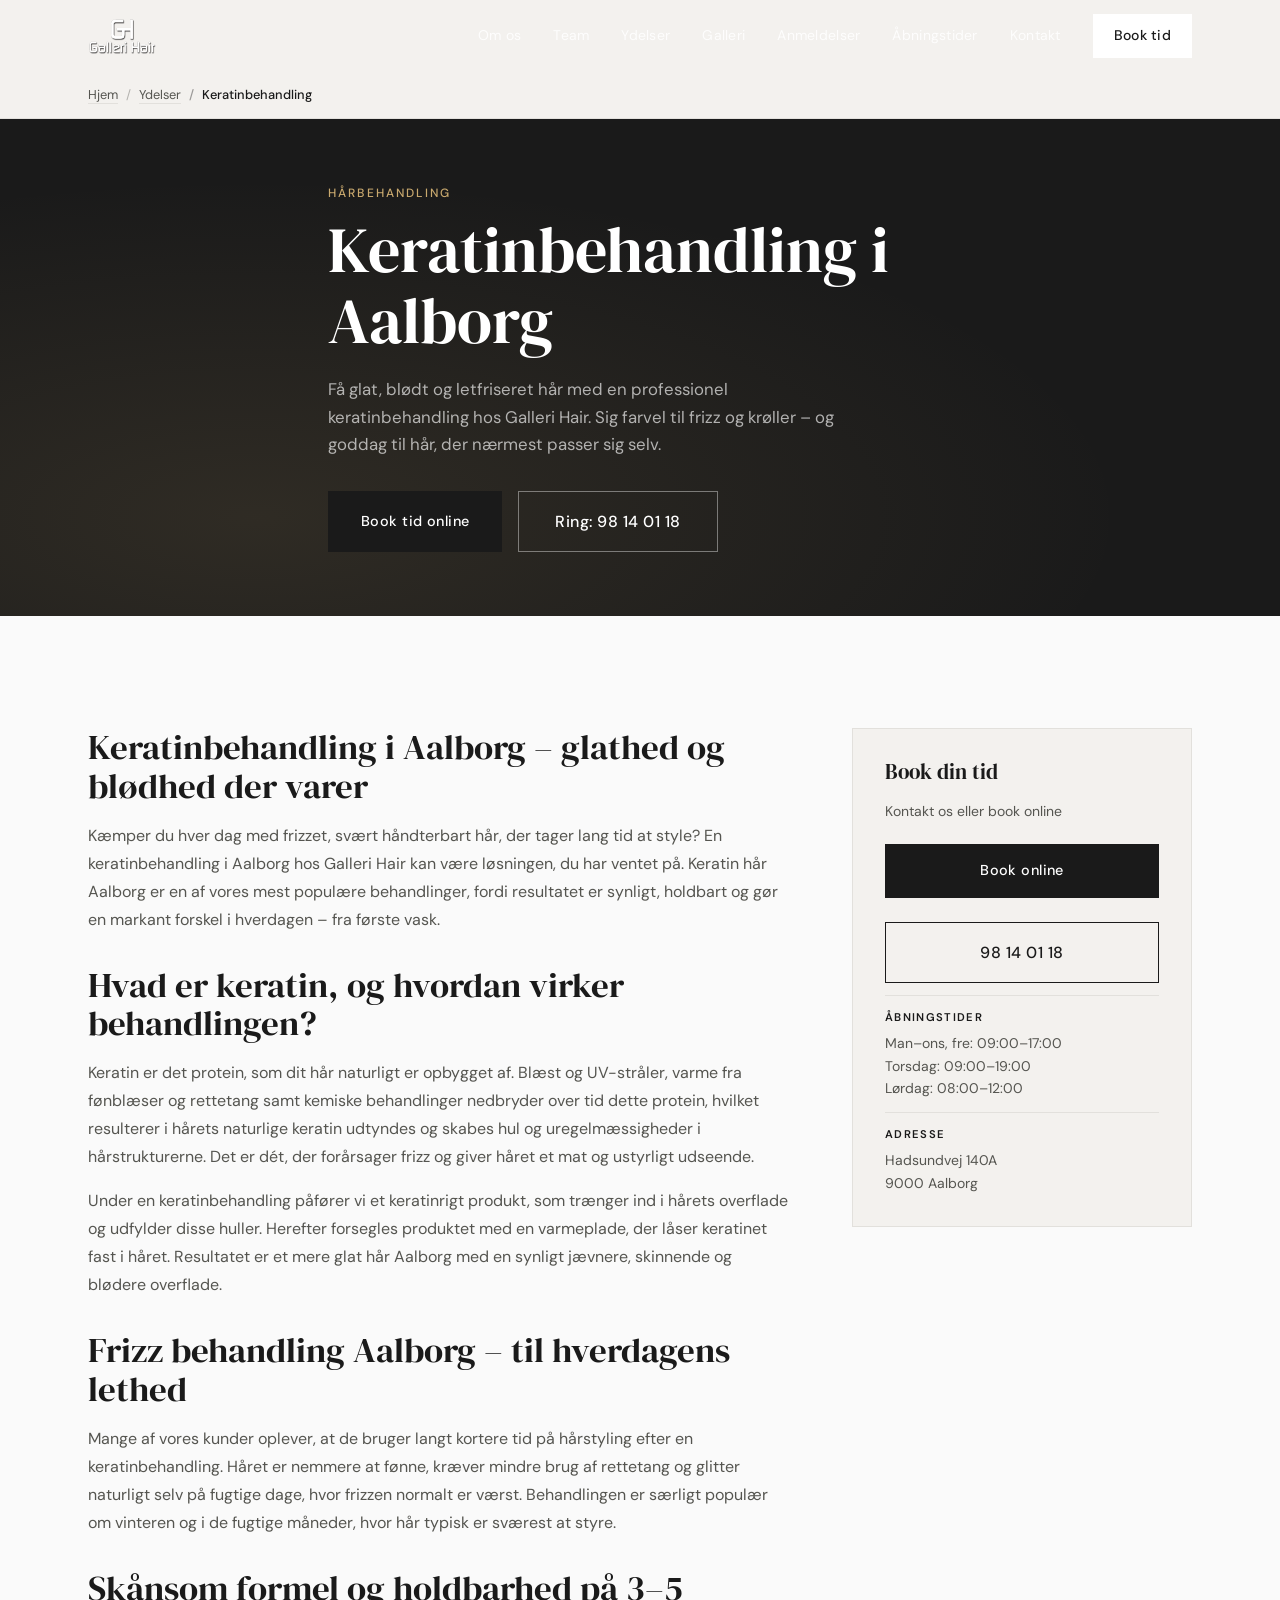
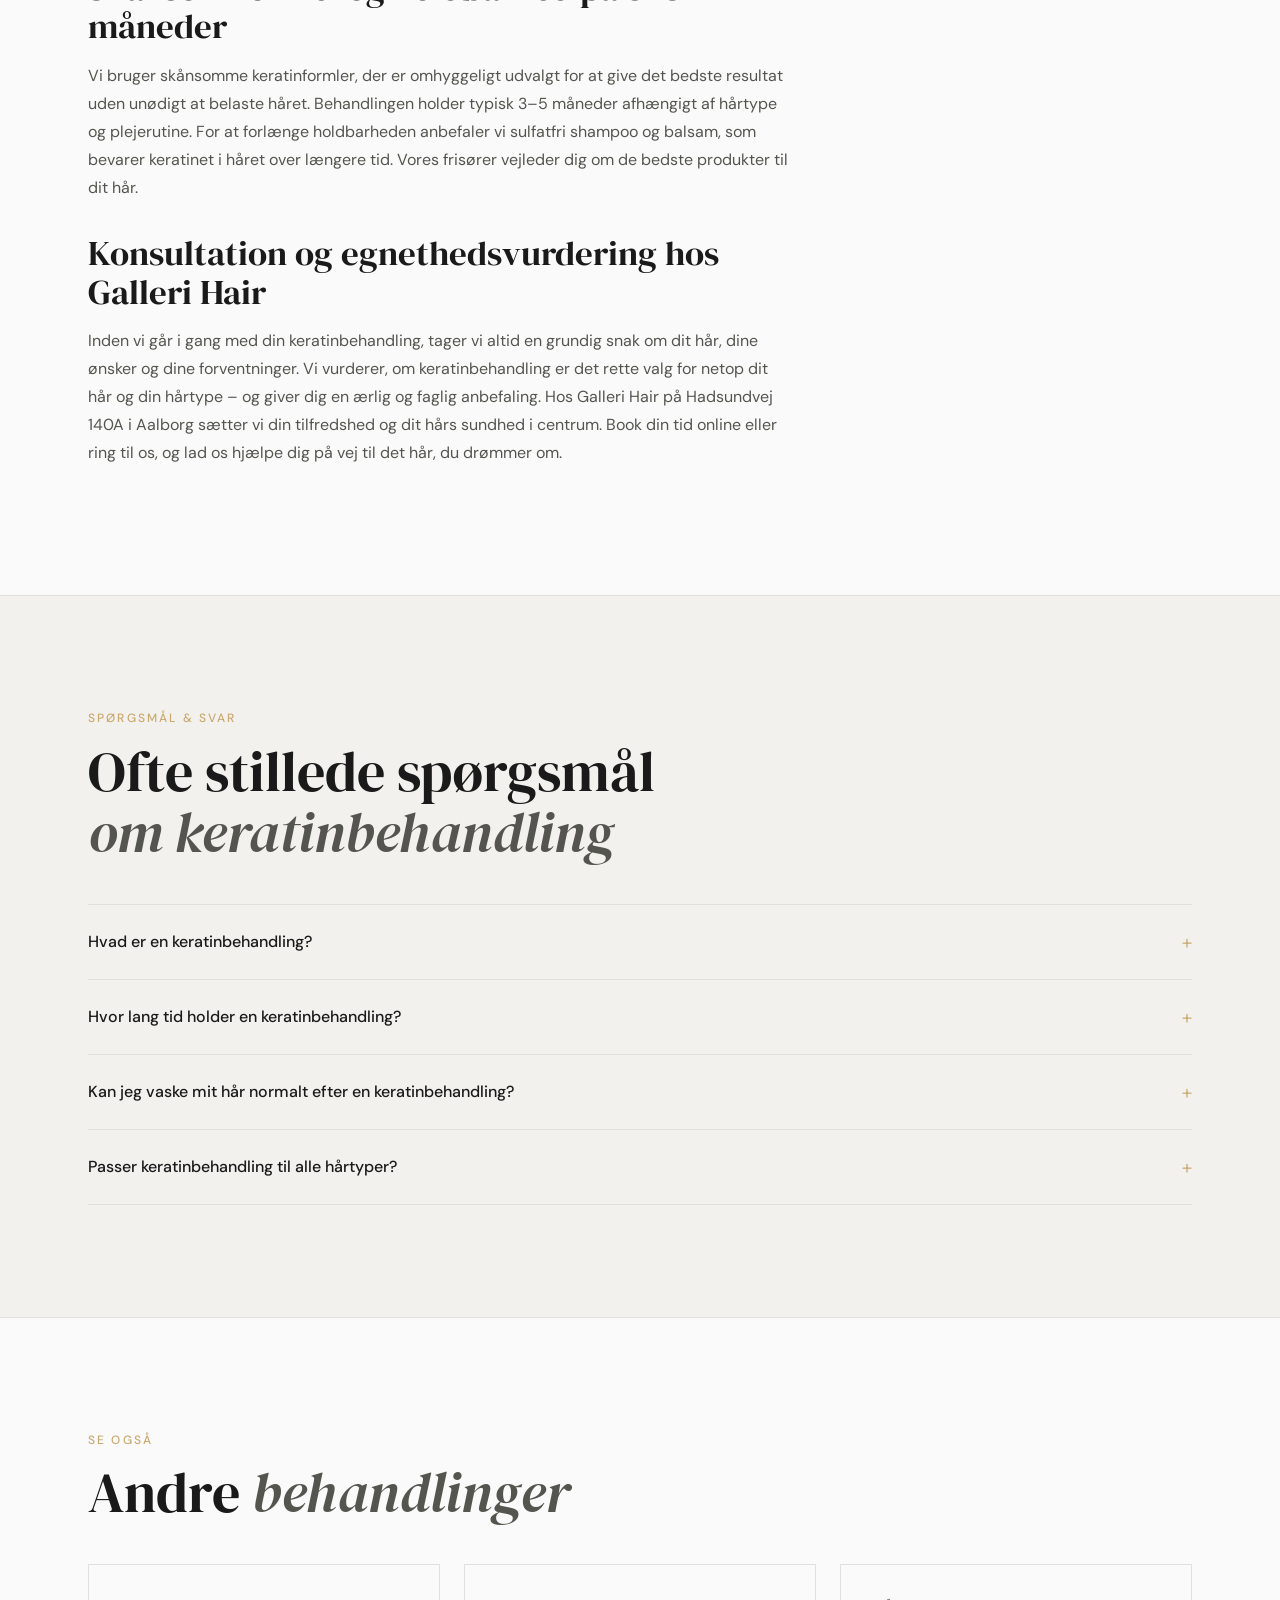
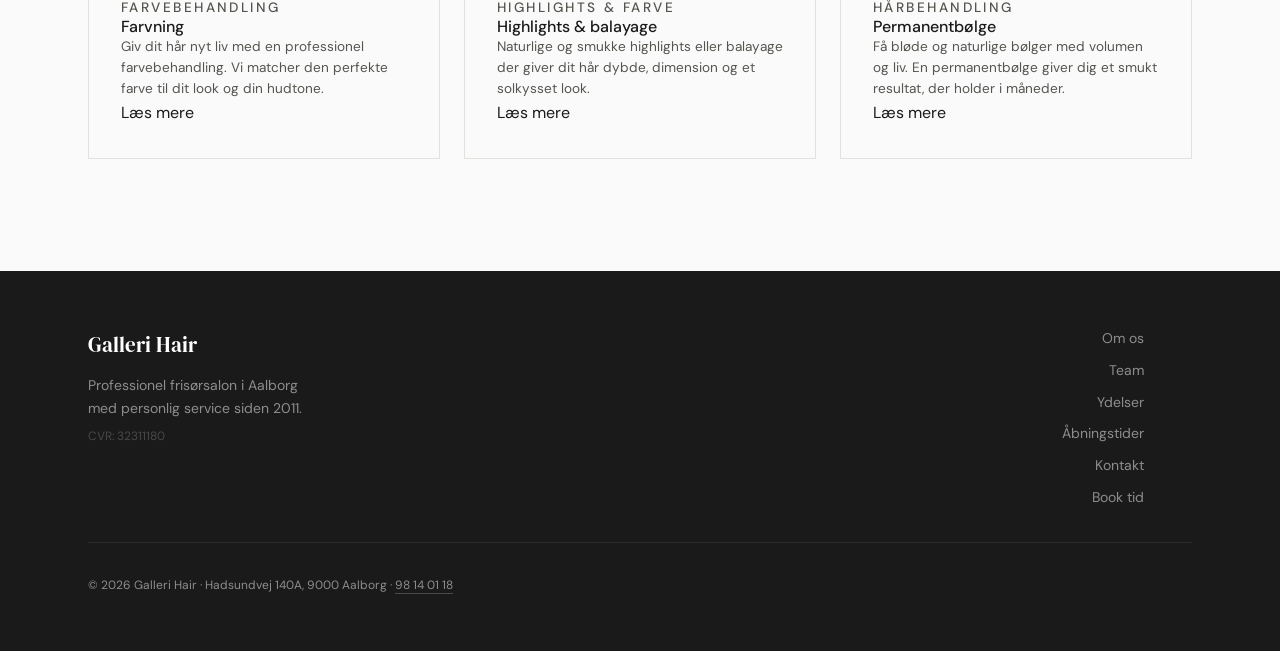
<file: ydelser/keratinbehandling.html>
<!DOCTYPE html>
<html lang="da">
<head>
  <meta charset="UTF-8" />
  <meta name="viewport" content="width=device-width, initial-scale=1.0" />
  <title>Keratinbehandling i Aalborg – Glat & blødt hår | Galleri Hair</title>
  <meta name="description" content="Keratinbehandling i Aalborg hos Galleri Hair. Få glat, blødt og letfriseret hår. Effektiv behandling mod krøller og frizzet hår. Book din tid online." />
  <meta name="robots" content="index, follow" />
  <link rel="canonical" href="https://gallerihair.dk/ydelser/keratinbehandling.html" />
  <meta name="geo.region" content="DK-82" />
  <meta name="geo.placename" content="Aalborg" />
  <meta name="geo.position" content="57.0284;9.9579" />
  <meta name="ICBM" content="57.0284, 9.9579" />
  <meta property="og:type" content="website" />
  <meta property="og:url" content="https://gallerihair.dk/ydelser/keratinbehandling.html" />
  <meta property="og:title" content="Keratinbehandling i Aalborg – Glat & blødt hår | Galleri Hair" />
  <meta property="og:description" content="Keratinbehandling i Aalborg hos Galleri Hair. Få glat, blødt og letfriseret hår. Effektiv behandling mod krøller og frizzet hår. Book din tid online." />
  <meta property="og:image" content="https://gallerihair.dk/assets/images/index-meta.png" />
  <link rel="icon" type="image/png" href="../assets/images/gh-logo-128x128.png" />
  <link rel="preconnect" href="https://fonts.googleapis.com" />
  <link rel="preconnect" href="https://fonts.gstatic.com" crossorigin />
  <link href="https://fonts.googleapis.com/css2?family=DM+Sans:ital,opsz,wght@0,9..40,300;0,9..40,400;0,9..40,500;1,9..40,300&family=DM+Serif+Display:ital@0;1&display=swap" rel="stylesheet" />
  <link rel="stylesheet" href="../css/style.css" />
  <script type="application/ld+json">
  [
    {
      "@context": "https://schema.org",
      "@type": "BreadcrumbList",
      "itemListElement": [
        {
          "@type": "ListItem",
          "position": 1,
          "name": "Hjem",
          "item": "https://gallerihair.dk/"
        },
        {
          "@type": "ListItem",
          "position": 2,
          "name": "Ydelser",
          "item": "https://gallerihair.dk/index.html#ydelser"
        },
        {
          "@type": "ListItem",
          "position": 3,
          "name": "Keratinbehandling",
          "item": "https://gallerihair.dk/ydelser/keratinbehandling.html"
        }
      ]
    },
    {
      "@context": "https://schema.org",
      "@type": "Service",
      "name": "Keratinbehandling",
      "description": "Professionel keratinbehandling der giver glat, blødt og letfriseret hår. Effektiv behandling mod krøller og frizzet hår med op til 3–5 måneders holdbarhed.",
      "provider": {
        "@type": "HairSalon",
        "name": "Galleri Hair",
        "url": "https://gallerihair.dk",
        "telephone": "+4598140118",
        "address": {
          "@type": "PostalAddress",
          "streetAddress": "Hadsundvej 140A",
          "addressLocality": "Aalborg",
          "postalCode": "9000",
          "addressCountry": "DK"
        }
      },
      "areaServed": {
        "@type": "City",
        "name": "Aalborg"
      },
      "url": "https://gallerihair.dk/ydelser/keratinbehandling.html"
    },
    {
      "@context": "https://schema.org",
      "@type": "FAQPage",
      "mainEntity": [
        {
          "@type": "Question",
          "name": "Hvad er en keratinbehandling?",
          "acceptedAnswer": {
            "@type": "Answer",
            "text": "En keratinbehandling er en professionel hårbehandling, der tilfører håret keratin – det protein, som hår naturligt er opbygget af. Behandlingen udfylder huller og skader i hårets overflade, hvilket resulterer i glattere, blødere og mere skinnende hår med markant reduceret frizz. Resultatet er letfriseret hår, der er nemmere at håndtere i hverdagen."
          }
        },
        {
          "@type": "Question",
          "name": "Hvor lang tid holder en keratinbehandling?",
          "acceptedAnswer": {
            "@type": "Answer",
            "text": "En keratinbehandling holder typisk 3–5 måneder afhængigt af hårtype, plejerutine og hvor ofte du vasker håret. Brug af sulfatfri shampoo forlænger holdbarheden markant. Vores frisører anbefaler de rette plejeprodukter, der hjælper dig med at bevare resultatet så længe som muligt."
          }
        },
        {
          "@type": "Question",
          "name": "Kan jeg vaske mit hår normalt efter en keratinbehandling?",
          "acceptedAnswer": {
            "@type": "Answer",
            "text": "Efter en keratinbehandling skal du vente 48–72 timer med at vaske håret, så behandlingen kan sætte sig ordentligt. Herefter anbefales det at bruge en sulfatfri shampoo og balsam, da sulfater kan nedbryde keratinet hurtigere. Undgå også at binde håret op eller bruge hårelastikker de første dage for at undgå mærker i håret."
          }
        },
        {
          "@type": "Question",
          "name": "Passer keratinbehandling til alle hårtyper?",
          "acceptedAnswer": {
            "@type": "Answer",
            "text": "Keratinbehandling er særligt velegnet til krøllet, frizzet og svært håndterbart hår, men kan gavne de fleste hårtyper. Behandlingen er dog ikke anbefalet til meget fint og slapt hår, da det kan gøre håret endnu mere tungt. Hos Galleri Hair vurderer vi altid dit hår inden behandlingen og giver dig en ærlig anbefaling om, hvorvidt keratinbehandling er det rette valg for dig."
          }
        }
      ]
    }
  ]
  </script>
</head>
<body>

  <header class="nav scrolled" id="nav">
    <div class="nav__inner container">
      <a href="../index.html" class="nav__logo">
        <img src="../assets/images/logo-524x276.png" alt="Galleri Hair" class="nav__logo-img" style="filter:none" />
      </a>
      <nav class="nav__links" aria-label="Primær navigation">
        <a href="../index.html#om-os">Om os</a>
        <a href="../index.html#team">Team</a>
        <a href="../index.html#ydelser">Ydelser</a>
        <a href="../index.html#instagram">Galleri</a>
        <a href="../index.html#anmeldelser">Anmeldelser</a>
        <a href="../index.html#aabent">Åbningstider</a>
        <a href="../index.html#kontakt">Kontakt</a>
        <a href="https://salonbook.one/?galleri.hair" target="_blank" rel="noopener" class="nav__cta">Book tid</a>
      </nav>
      <button class="nav__burger" aria-label="Åbn menu" aria-expanded="false"><span></span><span></span><span></span></button>
    </div>
  </header>

  <nav class="breadcrumb" aria-label="Brødkrumme">
    <div class="container"><ol class="breadcrumb__list">
      <li><a href="../index.html">Hjem</a></li>
      <li><a href="../index.html#ydelser">Ydelser</a></li>
      <li aria-current="page">Keratinbehandling</li>
    </ol></div>
  </nav>

  <section class="service-hero">
    <div class="container service-hero__inner">
      <p class="section-label">Hårbehandling</p>
      <h1>Keratinbehandling i Aalborg</h1>
      <p class="service-hero__sub">Få glat, blødt og letfriseret hår med en professionel keratinbehandling hos Galleri Hair. Sig farvel til frizz og krøller – og goddag til hår, der nærmest passer sig selv.</p>
      <div class="service-hero__actions">
        <a href="https://salonbook.one/?galleri.hair" target="_blank" rel="noopener" class="btn btn--primary">Book tid online</a>
        <a href="tel:+4598140118" class="btn btn--outline">Ring: 98 14 01 18</a>
      </div>
    </div>
  </section>

  <main>
    <section class="service-content section">
      <div class="container service-content__grid">
        <div class="service-text">

          <h2>Keratinbehandling i Aalborg – glathed og blødhed der varer</h2>
          <p>Kæmper du hver dag med frizzet, svært håndterbart hår, der tager lang tid at style? En keratinbehandling i Aalborg hos Galleri Hair kan være løsningen, du har ventet på. Keratin hår Aalborg er en af vores mest populære behandlinger, fordi resultatet er synligt, holdbart og gør en markant forskel i hverdagen – fra første vask.</p>

          <h2>Hvad er keratin, og hvordan virker behandlingen?</h2>
          <p>Keratin er det protein, som dit hår naturligt er opbygget af. Blæst og UV-stråler, varme fra fønblæser og rettetang samt kemiske behandlinger nedbryder over tid dette protein, hvilket resulterer i hårets naturlige keratin udtyndes og skabes hul og uregelmæssigheder i hårstrukturerne. Det er dét, der forårsager frizz og giver håret et mat og ustyrligt udseende.</p>
          <p>Under en keratinbehandling påfører vi et keratinrigt produkt, som trænger ind i hårets overflade og udfylder disse huller. Herefter forsegles produktet med en varmeplade, der låser keratinet fast i håret. Resultatet er et mere glat hår Aalborg med en synligt jævnere, skinnende og blødere overflade.</p>

          <h2>Frizz behandling Aalborg – til hverdagens lethed</h2>
          <p>Mange af vores kunder oplever, at de bruger langt kortere tid på hårstyling efter en keratinbehandling. Håret er nemmere at fønne, kræver mindre brug af rettetang og glitter naturligt selv på fugtige dage, hvor frizzen normalt er værst. Behandlingen er særligt populær om vinteren og i de fugtige måneder, hvor hår typisk er sværest at styre.</p>

          <h2>Skånsom formel og holdbarhed på 3–5 måneder</h2>
          <p>Vi bruger skånsomme keratinformler, der er omhyggeligt udvalgt for at give det bedste resultat uden unødigt at belaste håret. Behandlingen holder typisk 3–5 måneder afhængigt af hårtype og plejerutine. For at forlænge holdbarheden anbefaler vi sulfatfri shampoo og balsam, som bevarer keratinet i håret over længere tid. Vores frisører vejleder dig om de bedste produkter til dit hår.</p>

          <h2>Konsultation og egnethedsvurdering hos Galleri Hair</h2>
          <p>Inden vi går i gang med din keratinbehandling, tager vi altid en grundig snak om dit hår, dine ønsker og dine forventninger. Vi vurderer, om keratinbehandling er det rette valg for netop dit hår og din hårtype – og giver dig en ærlig og faglig anbefaling. Hos Galleri Hair på Hadsundvej 140A i Aalborg sætter vi din tilfredshed og dit hårs sundhed i centrum. Book din tid online eller ring til os, og lad os hjælpe dig på vej til det hår, du drømmer om.</p>

        </div>
        <aside class="service-sidebar">
          <div class="sidebar-box">
            <h3>Book din tid</h3>
            <p>Kontakt os eller book online</p>
            <a href="https://salonbook.one/?galleri.hair" target="_blank" rel="noopener" class="btn btn--primary" style="width:100%;justify-content:center;margin-bottom:0.75rem">Book online</a>
            <a href="tel:+4598140118" class="btn btn--outline" style="width:100%;justify-content:center">98 14 01 18</a>
            <div class="sidebar-hours">
              <strong>Åbningstider</strong>
              <p>Man–ons, fre: 09:00–17:00<br />Torsdag: 09:00–19:00<br />Lørdag: 08:00–12:00</p>
            </div>
            <div class="sidebar-address">
              <strong>Adresse</strong>
              <p>Hadsundvej 140A<br />9000 Aalborg</p>
            </div>
          </div>
        </aside>
      </div>
    </section>

    <section class="service-faq section" style="background:var(--c-bg-alt);border-block:1px solid var(--c-border)">
      <div class="container">
        <p class="section-label">Spørgsmål & svar</p>
        <h2>Ofte stillede spørgsmål<br /><em>om keratinbehandling</em></h2>
        <div class="faq-list">

          <details class="faq-item">
            <summary class="faq-item__question">Hvad er en keratinbehandling?</summary>
            <div class="faq-item__answer">
              <p>En keratinbehandling er en professionel hårbehandling, der tilfører håret keratin – det protein, som hår naturligt er opbygget af. Behandlingen udfylder huller og skader i hårets overflade, hvilket resulterer i glattere, blødere og mere skinnende hår med markant reduceret frizz. Resultatet er letfriseret hår, der er nemmere at håndtere i hverdagen.</p>
            </div>
          </details>

          <details class="faq-item">
            <summary class="faq-item__question">Hvor lang tid holder en keratinbehandling?</summary>
            <div class="faq-item__answer">
              <p>En keratinbehandling holder typisk 3–5 måneder afhængigt af hårtype, plejerutine og hvor ofte du vasker håret. Brug af sulfatfri shampoo forlænger holdbarheden markant, da sulfater ellers nedbryder keratinet hurtigere. Vores frisører anbefaler de rette plejeprodukter, der hjælper dig med at bevare resultatet så længe som muligt.</p>
            </div>
          </details>

          <details class="faq-item">
            <summary class="faq-item__question">Kan jeg vaske mit hår normalt efter en keratinbehandling?</summary>
            <div class="faq-item__answer">
              <p>Efter en keratinbehandling skal du vente 48–72 timer med at vaske håret, så behandlingen kan sætte sig ordentligt. Herefter anbefales det at bruge en sulfatfri shampoo og balsam, da sulfater kan nedbryde keratinet hurtigere. Undgå også at binde håret op eller bruge hårelastikker de første dage for at undgå mærker i håret mens det stadig er i gang med at sætte sig.</p>
            </div>
          </details>

          <details class="faq-item">
            <summary class="faq-item__question">Passer keratinbehandling til alle hårtyper?</summary>
            <div class="faq-item__answer">
              <p>Keratinbehandling er særligt velegnet til krøllet, frizzet og svært håndterbart hår, men kan gavne de fleste hårtyper. Behandlingen er dog ikke anbefalet til meget fint og slapt hår, da det kan gøre håret endnu mere tungt. Hos Galleri Hair vurderer vi altid dit hår inden behandlingen og giver dig en ærlig anbefaling om, hvorvidt keratinbehandling er det rette valg for dig.</p>
            </div>
          </details>

        </div>
      </div>
    </section>

    <section class="service-related section">
      <div class="container">
        <p class="section-label">Se også</p>
        <h2>Andre <em>behandlinger</em></h2>
        <div class="related-grid">

          <a href="farvning.html" class="related-card">
            <div class="related-card__body">
              <p class="section-label">Farvebehandling</p>
              <h3>Farvning</h3>
              <p>Giv dit hår nyt liv med en professionel farvebehandling. Vi matcher den perfekte farve til dit look og din hudtone.</p>
              <span class="related-card__link">Læs mere</span>
            </div>
          </a>

          <a href="highlights-balayage.html" class="related-card">
            <div class="related-card__body">
              <p class="section-label">Highlights & farve</p>
              <h3>Highlights & balayage</h3>
              <p>Naturlige og smukke highlights eller balayage der giver dit hår dybde, dimension og et solkysset look.</p>
              <span class="related-card__link">Læs mere</span>
            </div>
          </a>

          <a href="permanentbolge.html" class="related-card">
            <div class="related-card__body">
              <p class="section-label">Hårbehandling</p>
              <h3>Permanentbølge</h3>
              <p>Få bløde og naturlige bølger med volumen og liv. En permanentbølge giver dig et smukt resultat, der holder i måneder.</p>
              <span class="related-card__link">Læs mere</span>
            </div>
          </a>

        </div>
      </div>
    </section>
  </main>

  <footer class="footer">
    <div class="container footer__inner">
      <div class="footer__brand">
        <span class="footer__logo">Galleri Hair</span>
        <p>Professionel frisørsalon i Aalborg<br />med personlig service siden 2011.</p>
        <p class="footer__cvr">CVR: 32311180</p>
      </div>
      <div class="footer__links">
        <a href="../index.html#om-os">Om os</a>
        <a href="../index.html#team">Team</a>
        <a href="../index.html#ydelser">Ydelser</a>
        <a href="../index.html#aabent">Åbningstider</a>
        <a href="../index.html#kontakt">Kontakt</a>
        <a href="https://salonbook.one/?galleri.hair" target="_blank" rel="noopener">Book tid</a>
      </div>
      <p class="footer__copy">© 2026 Galleri Hair · Hadsundvej 140A, 9000 Aalborg · <a href="tel:+4598140118">98 14 01 18</a></p>
    </div>
  </footer>

  <script src="../js/main.js"></script>
</body>
</html>
</file>
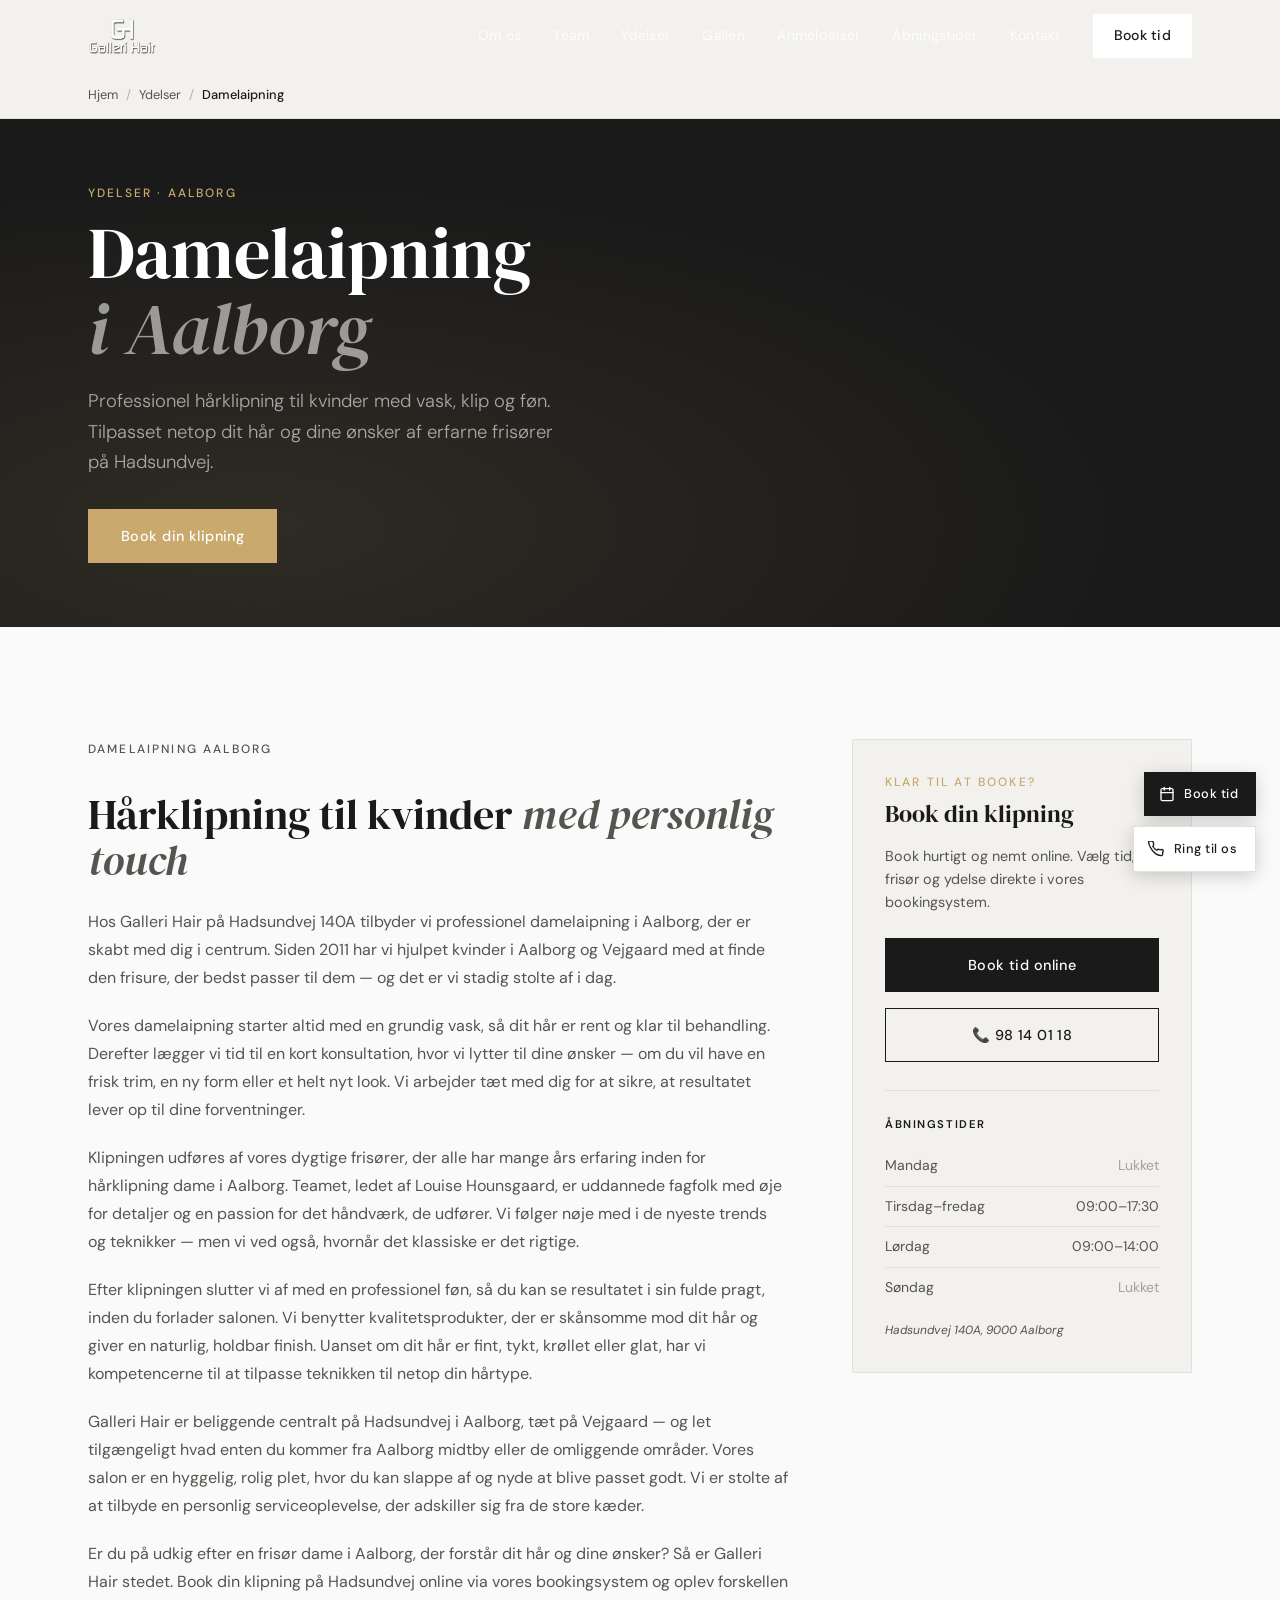
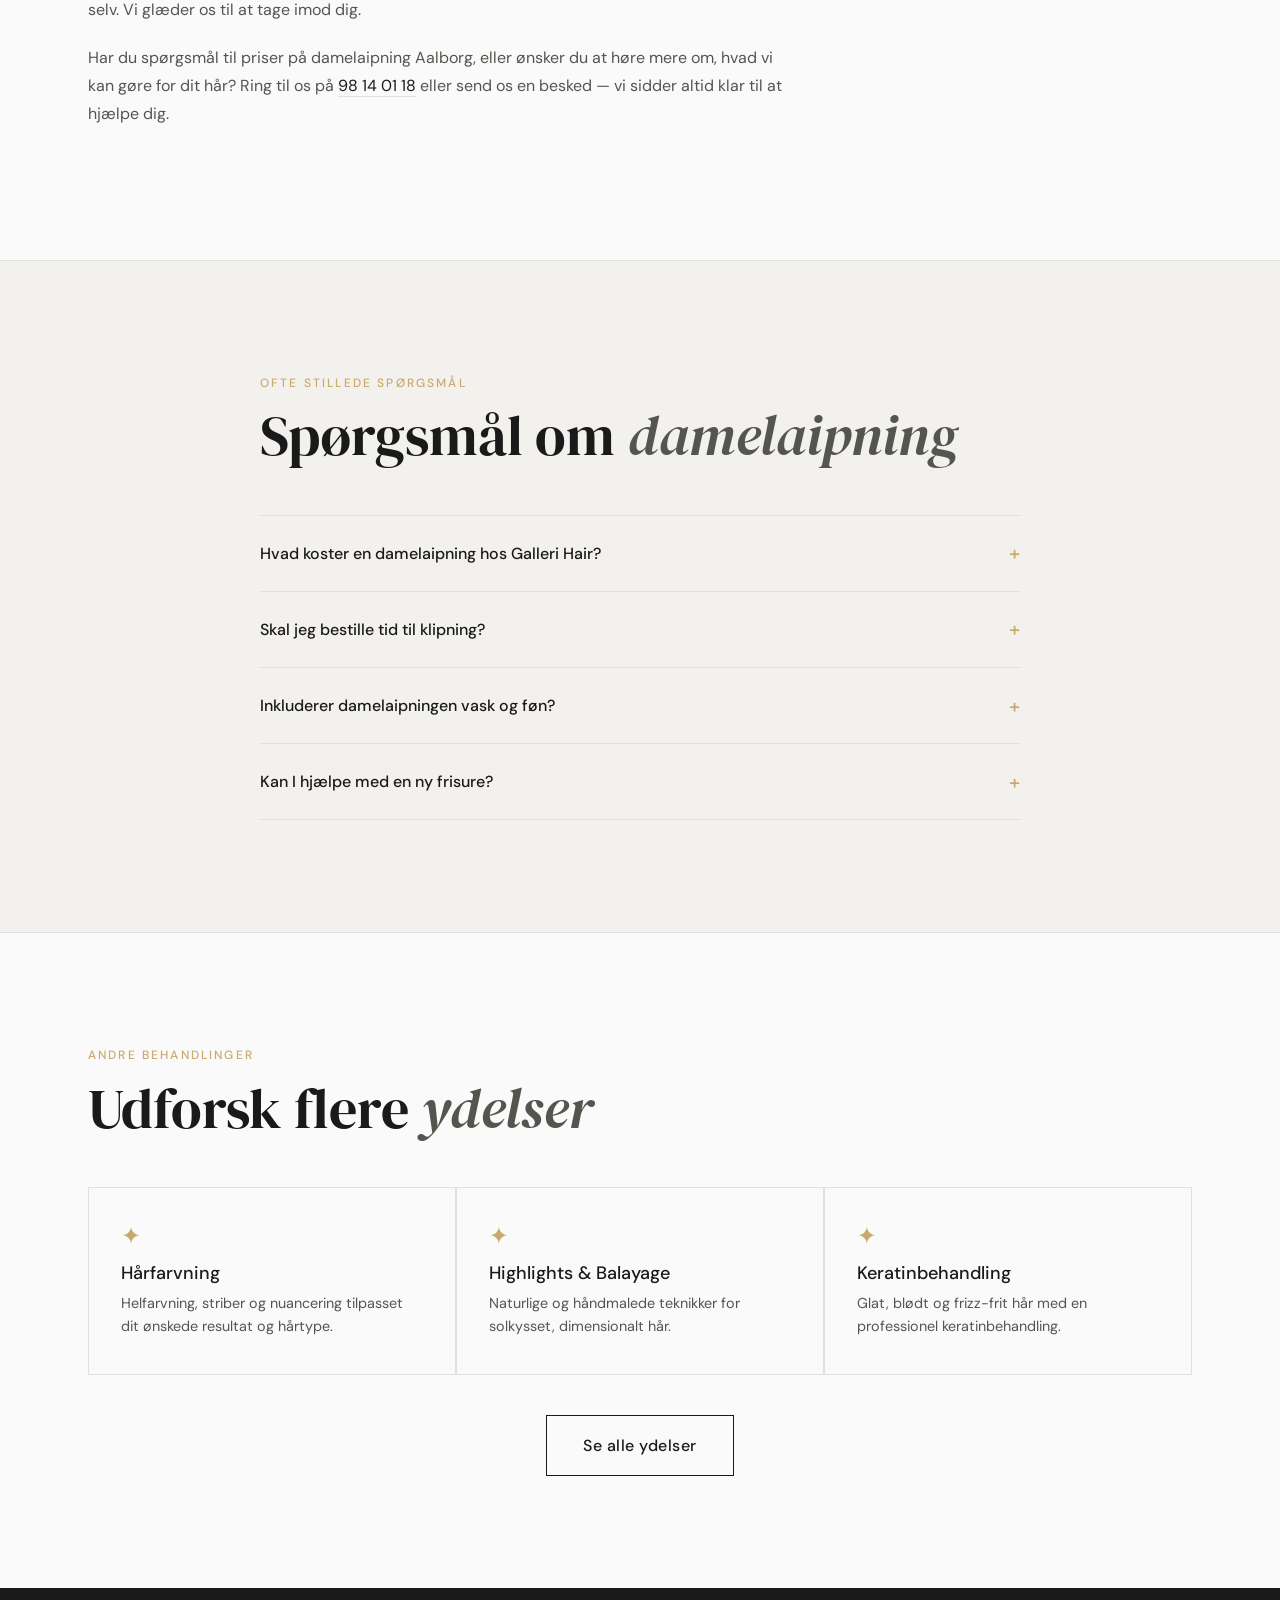
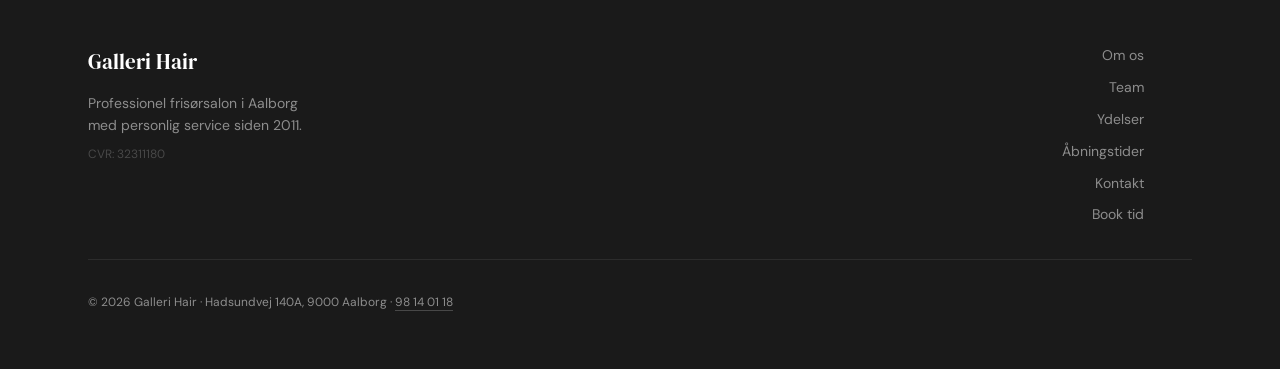
<file: ydelser/klipning-dame.html>
<!DOCTYPE html>
<html lang="da">
<head>
  <meta charset="UTF-8" />
  <meta name="viewport" content="width=device-width, initial-scale=1.0" />
  <title>Damelaipning i Aalborg – Hårklip til kvinder | Galleri Hair</title>
  <meta name="description" content="Professionel damelaipning i Aalborg hos Galleri Hair. Vask, klip og føn tilpasset dit hår. Dygtige frisører på Hadsundvej. Book din tid online i dag." />
  <link rel="canonical" href="https://gallerihair.dk/ydelser/klipning-dame.html" />

  <!-- Fonts -->
  <link rel="preconnect" href="https://fonts.googleapis.com" />
  <link rel="preconnect" href="https://fonts.gstatic.com" crossorigin />
  <link href="https://fonts.googleapis.com/css2?family=DM+Sans:wght@300;400;500&family=DM+Serif+Display:ital@0;1&display=swap" rel="stylesheet" />

  <!-- Stylesheet -->
  <link rel="stylesheet" href="../css/style.css" />

  <!-- JSON-LD Structured Data -->
  <script type="application/ld+json">
  {
    "@context": "https://schema.org",
    "@graph": [
      {
        "@type": "BreadcrumbList",
        "itemListElement": [
          {"@type":"ListItem","position":1,"name":"Hjem","item":"https://gallerihair.dk/"},
          {"@type":"ListItem","position":2,"name":"Ydelser","item":"https://gallerihair.dk/#ydelser"},
          {"@type":"ListItem","position":3,"name":"Damelaipning","item":"https://gallerihair.dk/ydelser/klipning-dame.html"}
        ]
      },
      {
        "@type": "Service",
        "name": "Damelaipning",
        "provider": {"@type":"HairSalon","name":"Galleri Hair","url":"https://gallerihair.dk"},
        "areaServed": {"@type":"City","name":"Aalborg"},
        "description": "Professionel damelaipning i Aalborg med vask, klip og føn tilpasset dit hår og dine ønsker.",
        "url": "https://gallerihair.dk/ydelser/klipning-dame.html"
      },
      {
        "@type": "FAQPage",
        "mainEntity": [
          {"@type":"Question","name":"Hvad koster en damelaipning hos Galleri Hair?","acceptedAnswer":{"@type":"Answer","text":"Prisen på damelaipning varierer afhængigt af hårtype og ønsket behandling. Du finder præcise priser i vores online bookingsystem. Kontakt os for et specifikt tilbud."}},
          {"@type":"Question","name":"Skal jeg bestille tid til klipning?","acceptedAnswer":{"@type":"Answer","text":"Vi anbefaler at booke tid online på forhånd via vores bookingsystem. Det sikrer, at vi er klar til dig præcis når du ankommer."}},
          {"@type":"Question","name":"Inkluderer damelaipningen vask og føn?","acceptedAnswer":{"@type":"Answer","text":"Ja, vores damelaipning inkluderer vask, klip og føn. Vi sørger for at dit hår ser fantastisk ud, inden du forlader salonen."}},
          {"@type":"Question","name":"Kan I hjælpe med en ny frisure?","acceptedAnswer":{"@type":"Answer","text":"Absolut! Vores erfarne frisører rådgiver dig gerne om nye frisurer, der passer til dit ansigt, hårtype og livsstil. Book en konsultation i dag."}}
        ]
      }
    ]
  }
  </script>
</head>
<body>

  <!-- NAVIGATION -->
  <header class="nav scrolled" id="nav">
    <div class="nav__inner container">
      <a href="../index.html" class="nav__logo">
        <img src="../assets/images/logo-524x276.png" alt="Galleri Hair" class="nav__logo-img" style="filter:none" />
      </a>
      <nav class="nav__links">
        <a href="../index.html#om-os">Om os</a>
        <a href="../index.html#team">Team</a>
        <a href="../index.html#ydelser">Ydelser</a>
        <a href="../index.html#instagram">Galleri</a>
        <a href="../index.html#anmeldelser">Anmeldelser</a>
        <a href="../index.html#aabent">Åbningstider</a>
        <a href="../index.html#kontakt">Kontakt</a>
        <a href="https://salonbook.one/?galleri.hair" target="_blank" rel="noopener" class="nav__cta">Book tid</a>
      </nav>
      <button class="nav__burger" aria-label="Åbn menu" aria-expanded="false"><span></span><span></span><span></span></button>
    </div>
  </header>

  <!-- MOBILE MENU -->
  <div class="nav__mobile" id="mobileMenu">
    <a href="../index.html#om-os">Om os</a>
    <a href="../index.html#team">Team</a>
    <a href="../index.html#ydelser">Ydelser</a>
    <a href="../index.html#instagram">Galleri</a>
    <a href="../index.html#anmeldelser">Anmeldelser</a>
    <a href="../index.html#aabent">Åbningstider</a>
    <a href="../index.html#kontakt">Kontakt</a>
    <a href="https://salonbook.one/?galleri.hair" target="_blank" rel="noopener">Book tid</a>
  </div>

  <main>

    <!-- BREADCRUMB -->
    <div style="background: var(--c-bg-alt); border-bottom: 1px solid var(--c-border); padding-block: 0.75rem; padding-top: calc(var(--nav-h) + 0.75rem);">
      <div class="container">
        <nav aria-label="Brødkrumme" style="font-size: 0.8rem; color: var(--c-ink-soft); display: flex; align-items: center; gap: 0.5rem; flex-wrap: wrap;">
          <a href="../index.html" style="color: var(--c-ink-soft); transition: color 0.25s;">Hjem</a>
          <span style="opacity: 0.4;">/</span>
          <a href="../index.html#ydelser" style="color: var(--c-ink-soft); transition: color 0.25s;">Ydelser</a>
          <span style="opacity: 0.4;">/</span>
          <span style="color: var(--c-ink); font-weight: 500;">Damelaipning</span>
        </nav>
      </div>
    </div>

    <!-- HERO -->
    <section class="service-hero" style="background: var(--c-ink); padding-top: var(--space-lg); padding-bottom: var(--space-lg);">
      <div class="container">
        <div style="max-width: 680px;">
          <p class="section-label reveal">Ydelser · Aalborg</p>
          <h1 style="font-family: var(--f-serif); font-size: clamp(2.5rem, 6vw, 4.5rem); font-weight: 400; color: var(--c-white); line-height: 1.05; margin-bottom: 1.25rem;" class="reveal delay-1">
            Damelaipning<br /><em style="font-style: italic; color: rgba(255,255,255,0.55);">i Aalborg</em>
          </h1>
          <p style="font-size: clamp(1rem, 2vw, 1.15rem); color: rgba(255,255,255,0.6); margin-bottom: 2rem; max-width: 480px; line-height: 1.65; font-weight: 300;" class="reveal delay-2">
            Professionel hårklipning til kvinder med vask, klip og føn. Tilpasset netop dit hår og dine ønsker af erfarne frisører på Hadsundvej.
          </p>
          <div class="reveal delay-3">
            <a href="https://salonbook.one/?galleri.hair" target="_blank" rel="noopener" class="btn btn--primary" style="background: var(--c-warm); border-color: var(--c-warm); color: var(--c-white);">
              Book din klipning
            </a>
          </div>
        </div>
      </div>
    </section>

    <!-- MAIN CONTENT -->
    <section class="service-content container" style="padding-block: var(--space-xl);">
      <div style="display: grid; grid-template-columns: 1fr 340px; gap: 4rem; align-items: start;">

        <!-- SERVICE TEXT -->
        <article class="service-text reveal">
          <p class="section-label">Damelaipning Aalborg</p>
          <h2 style="font-size: clamp(1.8rem, 3.5vw, 2.6rem); margin-bottom: 1.5rem;">
            Hårklipning til kvinder <em>med personlig touch</em>
          </h2>

          <p style="color: var(--c-ink-soft); margin-bottom: 1.25rem; line-height: 1.75;">
            Hos Galleri Hair på Hadsundvej 140A tilbyder vi professionel damelaipning i Aalborg, der er skabt med dig i centrum. Siden 2011 har vi hjulpet kvinder i Aalborg og Vejgaard med at finde den frisure, der bedst passer til dem — og det er vi stadig stolte af i dag.
          </p>

          <p style="color: var(--c-ink-soft); margin-bottom: 1.25rem; line-height: 1.75;">
            Vores damelaipning starter altid med en grundig vask, så dit hår er rent og klar til behandling. Derefter lægger vi tid til en kort konsultation, hvor vi lytter til dine ønsker — om du vil have en frisk trim, en ny form eller et helt nyt look. Vi arbejder tæt med dig for at sikre, at resultatet lever op til dine forventninger.
          </p>

          <p style="color: var(--c-ink-soft); margin-bottom: 1.25rem; line-height: 1.75;">
            Klipningen udføres af vores dygtige frisører, der alle har mange års erfaring inden for hårklipning dame i Aalborg. Teamet, ledet af Louise Hounsgaard, er uddannede fagfolk med øje for detaljer og en passion for det håndværk, de udfører. Vi følger nøje med i de nyeste trends og teknikker — men vi ved også, hvornår det klassiske er det rigtige.
          </p>

          <p style="color: var(--c-ink-soft); margin-bottom: 1.25rem; line-height: 1.75;">
            Efter klipningen slutter vi af med en professionel føn, så du kan se resultatet i sin fulde pragt, inden du forlader salonen. Vi benytter kvalitetsprodukter, der er skånsomme mod dit hår og giver en naturlig, holdbar finish. Uanset om dit hår er fint, tykt, krøllet eller glat, har vi kompetencerne til at tilpasse teknikken til netop din hårtype.
          </p>

          <p style="color: var(--c-ink-soft); margin-bottom: 1.25rem; line-height: 1.75;">
            Galleri Hair er beliggende centralt på Hadsundvej i Aalborg, tæt på Vejgaard — og let tilgængeligt hvad enten du kommer fra Aalborg midtby eller de omliggende områder. Vores salon er en hyggelig, rolig plet, hvor du kan slappe af og nyde at blive passet godt. Vi er stolte af at tilbyde en personlig serviceoplevelse, der adskiller sig fra de store kæder.
          </p>

          <p style="color: var(--c-ink-soft); margin-bottom: 1.25rem; line-height: 1.75;">
            Er du på udkig efter en frisør dame i Aalborg, der forstår dit hår og dine ønsker? Så er Galleri Hair stedet. Book din klipning på Hadsundvej online via vores bookingsystem og oplev forskellen selv. Vi glæder os til at tage imod dig.
          </p>

          <p style="color: var(--c-ink-soft); margin-bottom: 1.25rem; line-height: 1.75;">
            Har du spørgsmål til priser på damelaipning Aalborg, eller ønsker du at høre mere om, hvad vi kan gøre for dit hår? Ring til os på <a href="tel:+4598140118" style="color: var(--c-ink); border-bottom: 1px solid var(--c-border);">98 14 01 18</a> eller send os en besked — vi sidder altid klar til at hjælpe dig.
          </p>
        </article>

        <!-- SIDEBAR -->
        <aside class="service-sidebar">
          <div style="background: var(--c-bg-alt); border: 1px solid var(--c-border); padding: 2rem; position: sticky; top: calc(var(--nav-h) + 2rem);">
            <p class="section-label" style="margin-bottom: 0.5rem;">Klar til at booke?</p>
            <h3 style="font-family: var(--f-serif); font-size: 1.5rem; font-weight: 400; margin-bottom: 1rem; line-height: 1.2;">Book din klipning</h3>
            <p style="font-size: 0.9rem; color: var(--c-ink-soft); margin-bottom: 1.5rem; line-height: 1.6;">
              Book hurtigt og nemt online. Vælg tid, frisør og ydelse direkte i vores bookingsystem.
            </p>
            <a href="https://salonbook.one/?galleri.hair" target="_blank" rel="noopener" class="btn btn--primary" style="width: 100%; justify-content: center; margin-bottom: 1rem;">
              Book tid online
            </a>
            <a href="tel:+4598140118" class="btn btn--outline" style="width: 100%; justify-content: center; margin-bottom: 1.75rem; font-size: 0.9rem; padding: 0.85rem 1.5rem;">
              📞 98 14 01 18
            </a>

            <div style="border-top: 1px solid var(--c-border); padding-top: 1.5rem;">
              <p style="font-size: 0.7rem; font-weight: 600; letter-spacing: 0.14em; text-transform: uppercase; color: var(--c-ink); margin-bottom: 0.75rem;">Åbningstider</p>
              <ul style="list-style: none; font-size: 0.875rem;">
                <li style="display: flex; justify-content: space-between; padding-block: 0.5rem; border-bottom: 1px solid var(--c-border); color: var(--c-ink-soft);">
                  <span>Mandag</span><span style="color: var(--c-ink-soft); opacity: 0.5;">Lukket</span>
                </li>
                <li style="display: flex; justify-content: space-between; padding-block: 0.5rem; border-bottom: 1px solid var(--c-border); color: var(--c-ink-soft);">
                  <span>Tirsdag–fredag</span><span>09:00–17:30</span>
                </li>
                <li style="display: flex; justify-content: space-between; padding-block: 0.5rem; border-bottom: 1px solid var(--c-border); color: var(--c-ink-soft);">
                  <span>Lørdag</span><span>09:00–14:00</span>
                </li>
                <li style="display: flex; justify-content: space-between; padding-block: 0.5rem; color: var(--c-ink-soft);">
                  <span>Søndag</span><span style="opacity: 0.5;">Lukket</span>
                </li>
              </ul>
              <p style="font-size: 0.75rem; color: var(--c-ink-soft); font-style: italic; margin-top: 0.75rem;">
                Hadsundvej 140A, 9000 Aalborg
              </p>
            </div>
          </div>
        </aside>

      </div>
    </section>

    <!-- FAQ -->
    <section class="service-faq section" style="background: var(--c-bg-alt); border-block: 1px solid var(--c-border);">
      <div class="container">
        <div style="max-width: 760px; margin-inline: auto;">
          <p class="section-label reveal">Ofte stillede spørgsmål</p>
          <h2 class="reveal delay-1" style="margin-bottom: 3rem;">Spørgsmål om <em>damelaipning</em></h2>

          <div style="display: flex; flex-direction: column; gap: 0;">

            <details class="reveal" style="border-top: 1px solid var(--c-border); padding-block: 1.5rem;">
              <summary style="font-size: 1rem; font-weight: 500; cursor: pointer; list-style: none; display: flex; justify-content: space-between; align-items: center; gap: 1rem; color: var(--c-ink);">
                Hvad koster en damelaipning hos Galleri Hair?
                <span style="font-size: 1.25rem; color: var(--c-warm); flex-shrink: 0; line-height: 1;">+</span>
              </summary>
              <p style="margin-top: 1rem; color: var(--c-ink-soft); font-size: 0.95rem; line-height: 1.75;">
                Prisen på damelaipning varierer afhængigt af hårtype og ønsket behandling. Du finder præcise priser i vores online bookingsystem. Kontakt os for et specifikt tilbud.
              </p>
            </details>

            <details class="reveal delay-1" style="border-top: 1px solid var(--c-border); padding-block: 1.5rem;">
              <summary style="font-size: 1rem; font-weight: 500; cursor: pointer; list-style: none; display: flex; justify-content: space-between; align-items: center; gap: 1rem; color: var(--c-ink);">
                Skal jeg bestille tid til klipning?
                <span style="font-size: 1.25rem; color: var(--c-warm); flex-shrink: 0; line-height: 1;">+</span>
              </summary>
              <p style="margin-top: 1rem; color: var(--c-ink-soft); font-size: 0.95rem; line-height: 1.75;">
                Vi anbefaler at booke tid online på forhånd via vores bookingsystem. Det sikrer, at vi er klar til dig præcis når du ankommer.
              </p>
            </details>

            <details class="reveal delay-2" style="border-top: 1px solid var(--c-border); padding-block: 1.5rem;">
              <summary style="font-size: 1rem; font-weight: 500; cursor: pointer; list-style: none; display: flex; justify-content: space-between; align-items: center; gap: 1rem; color: var(--c-ink);">
                Inkluderer damelaipningen vask og føn?
                <span style="font-size: 1.25rem; color: var(--c-warm); flex-shrink: 0; line-height: 1;">+</span>
              </summary>
              <p style="margin-top: 1rem; color: var(--c-ink-soft); font-size: 0.95rem; line-height: 1.75;">
                Ja, vores damelaipning inkluderer vask, klip og føn. Vi sørger for at dit hår ser fantastisk ud, inden du forlader salonen.
              </p>
            </details>

            <details class="reveal delay-3" style="border-top: 1px solid var(--c-border); border-bottom: 1px solid var(--c-border); padding-block: 1.5rem;">
              <summary style="font-size: 1rem; font-weight: 500; cursor: pointer; list-style: none; display: flex; justify-content: space-between; align-items: center; gap: 1rem; color: var(--c-ink);">
                Kan I hjælpe med en ny frisure?
                <span style="font-size: 1.25rem; color: var(--c-warm); flex-shrink: 0; line-height: 1;">+</span>
              </summary>
              <p style="margin-top: 1rem; color: var(--c-ink-soft); font-size: 0.95rem; line-height: 1.75;">
                Absolut! Vores erfarne frisører rådgiver dig gerne om nye frisurer, der passer til dit ansigt, hårtype og livsstil. Book en konsultation i dag.
              </p>
            </details>

          </div>
        </div>
      </div>
    </section>

    <!-- RELATED TREATMENTS -->
    <section class="service-related section">
      <div class="container">
        <p class="section-label reveal">Andre behandlinger</p>
        <h2 class="reveal delay-1" style="margin-bottom: 3rem;">Udforsk flere <em>ydelser</em></h2>

        <div style="display: grid; grid-template-columns: repeat(3, 1fr); gap: 1.5px; background: var(--c-border); border: 1.5px solid var(--c-border);" class="reveal delay-2">

          <a href="farvning.html" style="display: block; background: var(--c-bg); padding: 2.25rem 2rem; text-decoration: none; transition: background 0.25s; position: relative; overflow: hidden;">
            <span style="display: block; font-size: 1.5rem; color: var(--c-warm); margin-bottom: 1rem; line-height: 1;">✦</span>
            <h3 style="font-size: 1.125rem; font-weight: 500; margin-bottom: 0.5rem; color: var(--c-ink);">Hårfarvning</h3>
            <p style="font-size: 0.9rem; color: var(--c-ink-soft); line-height: 1.6; margin-bottom: 0;">
              Helfarvning, striber og nuancering tilpasset dit ønskede resultat og hårtype.
            </p>
          </a>

          <a href="highlights-balayage.html" style="display: block; background: var(--c-bg); padding: 2.25rem 2rem; text-decoration: none; transition: background 0.25s; position: relative; overflow: hidden;">
            <span style="display: block; font-size: 1.5rem; color: var(--c-warm); margin-bottom: 1rem; line-height: 1;">✦</span>
            <h3 style="font-size: 1.125rem; font-weight: 500; margin-bottom: 0.5rem; color: var(--c-ink);">Highlights & Balayage</h3>
            <p style="font-size: 0.9rem; color: var(--c-ink-soft); line-height: 1.6; margin-bottom: 0;">
              Naturlige og håndmalede teknikker for solkysset, dimensionalt hår.
            </p>
          </a>

          <a href="keratinbehandling.html" style="display: block; background: var(--c-bg); padding: 2.25rem 2rem; text-decoration: none; transition: background 0.25s; position: relative; overflow: hidden;">
            <span style="display: block; font-size: 1.5rem; color: var(--c-warm); margin-bottom: 1rem; line-height: 1;">✦</span>
            <h3 style="font-size: 1.125rem; font-weight: 500; margin-bottom: 0.5rem; color: var(--c-ink);">Keratinbehandling</h3>
            <p style="font-size: 0.9rem; color: var(--c-ink-soft); line-height: 1.6; margin-bottom: 0;">
              Glat, blødt og frizz-frit hår med en professionel keratinbehandling.
            </p>
          </a>

        </div>

        <div style="text-align: center; margin-top: 2.5rem;">
          <a href="../index.html#ydelser" class="btn btn--outline">Se alle ydelser</a>
        </div>
      </div>
    </section>

  </main>

  <!-- FOOTER -->
  <footer class="footer">
    <div class="container footer__inner">
      <div class="footer__brand">
        <span class="footer__logo">Galleri Hair</span>
        <p>Professionel frisørsalon i Aalborg<br />med personlig service siden 2011.</p>
        <p class="footer__cvr">CVR: 32311180</p>
      </div>
      <div class="footer__links">
        <a href="../index.html#om-os">Om os</a>
        <a href="../index.html#team">Team</a>
        <a href="../index.html#ydelser">Ydelser</a>
        <a href="../index.html#aabent">Åbningstider</a>
        <a href="../index.html#kontakt">Kontakt</a>
        <a href="https://salonbook.one/?galleri.hair" target="_blank" rel="noopener">Book tid</a>
      </div>
      <p class="footer__copy">© 2026 Galleri Hair · Hadsundvej 140A, 9000 Aalborg · <a href="tel:+4598140118">98 14 01 18</a></p>
    </div>
  </footer>

  <!-- FAB -->
  <div class="fab-group">
    <a href="https://salonbook.one/?galleri.hair" target="_blank" rel="noopener" class="fab fab--book">
      <svg width="16" height="16" viewBox="0 0 24 24" fill="none" stroke="currentColor" stroke-width="2" stroke-linecap="round" stroke-linejoin="round"><rect x="3" y="4" width="18" height="18" rx="2" ry="2"></rect><line x1="16" y1="2" x2="16" y2="6"></line><line x1="8" y1="2" x2="8" y2="6"></line><line x1="3" y1="10" x2="21" y2="10"></line></svg>
      <span>Book tid</span>
    </a>
    <a href="tel:+4598140118" class="fab fab--phone">
      <svg width="16" height="16" viewBox="0 0 24 24" fill="none" stroke="currentColor" stroke-width="2" stroke-linecap="round" stroke-linejoin="round"><path d="M22 16.92v3a2 2 0 01-2.18 2 19.79 19.79 0 01-8.63-3.07A19.5 19.5 0 013.86 9.86 19.79 19.79 0 01.79 1.18 2 2 0 012.77 0h3a2 2 0 012 1.72c.127.96.361 1.903.7 2.81a2 2 0 01-.45 2.11L7.09 7.91a16 16 0 006 6l.91-.91a2 2 0 012.11-.45c.907.339 1.85.573 2.81.7A2 2 0 0122 16.92z"></path></svg>
      <span>Ring til os</span>
    </a>
  </div>

  <script src="../js/main.js"></script>
</body>
</html>
</file>
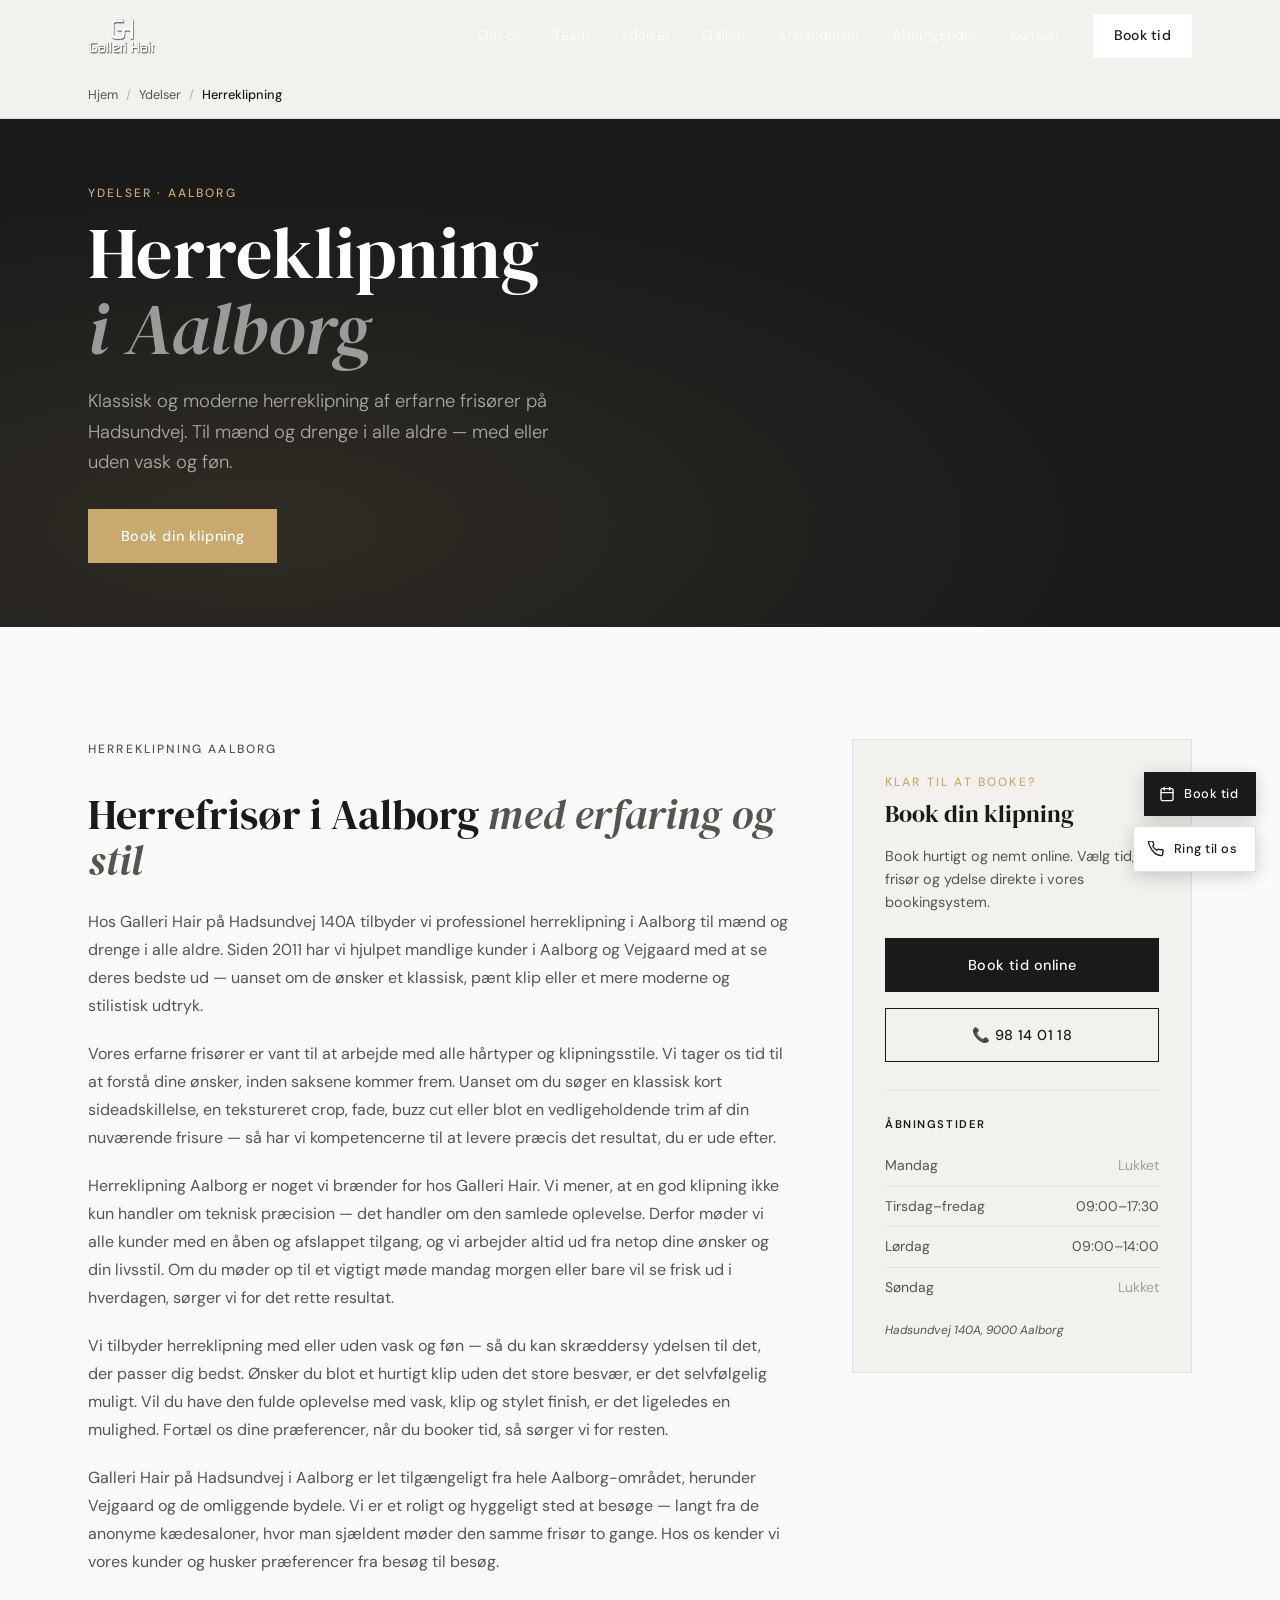
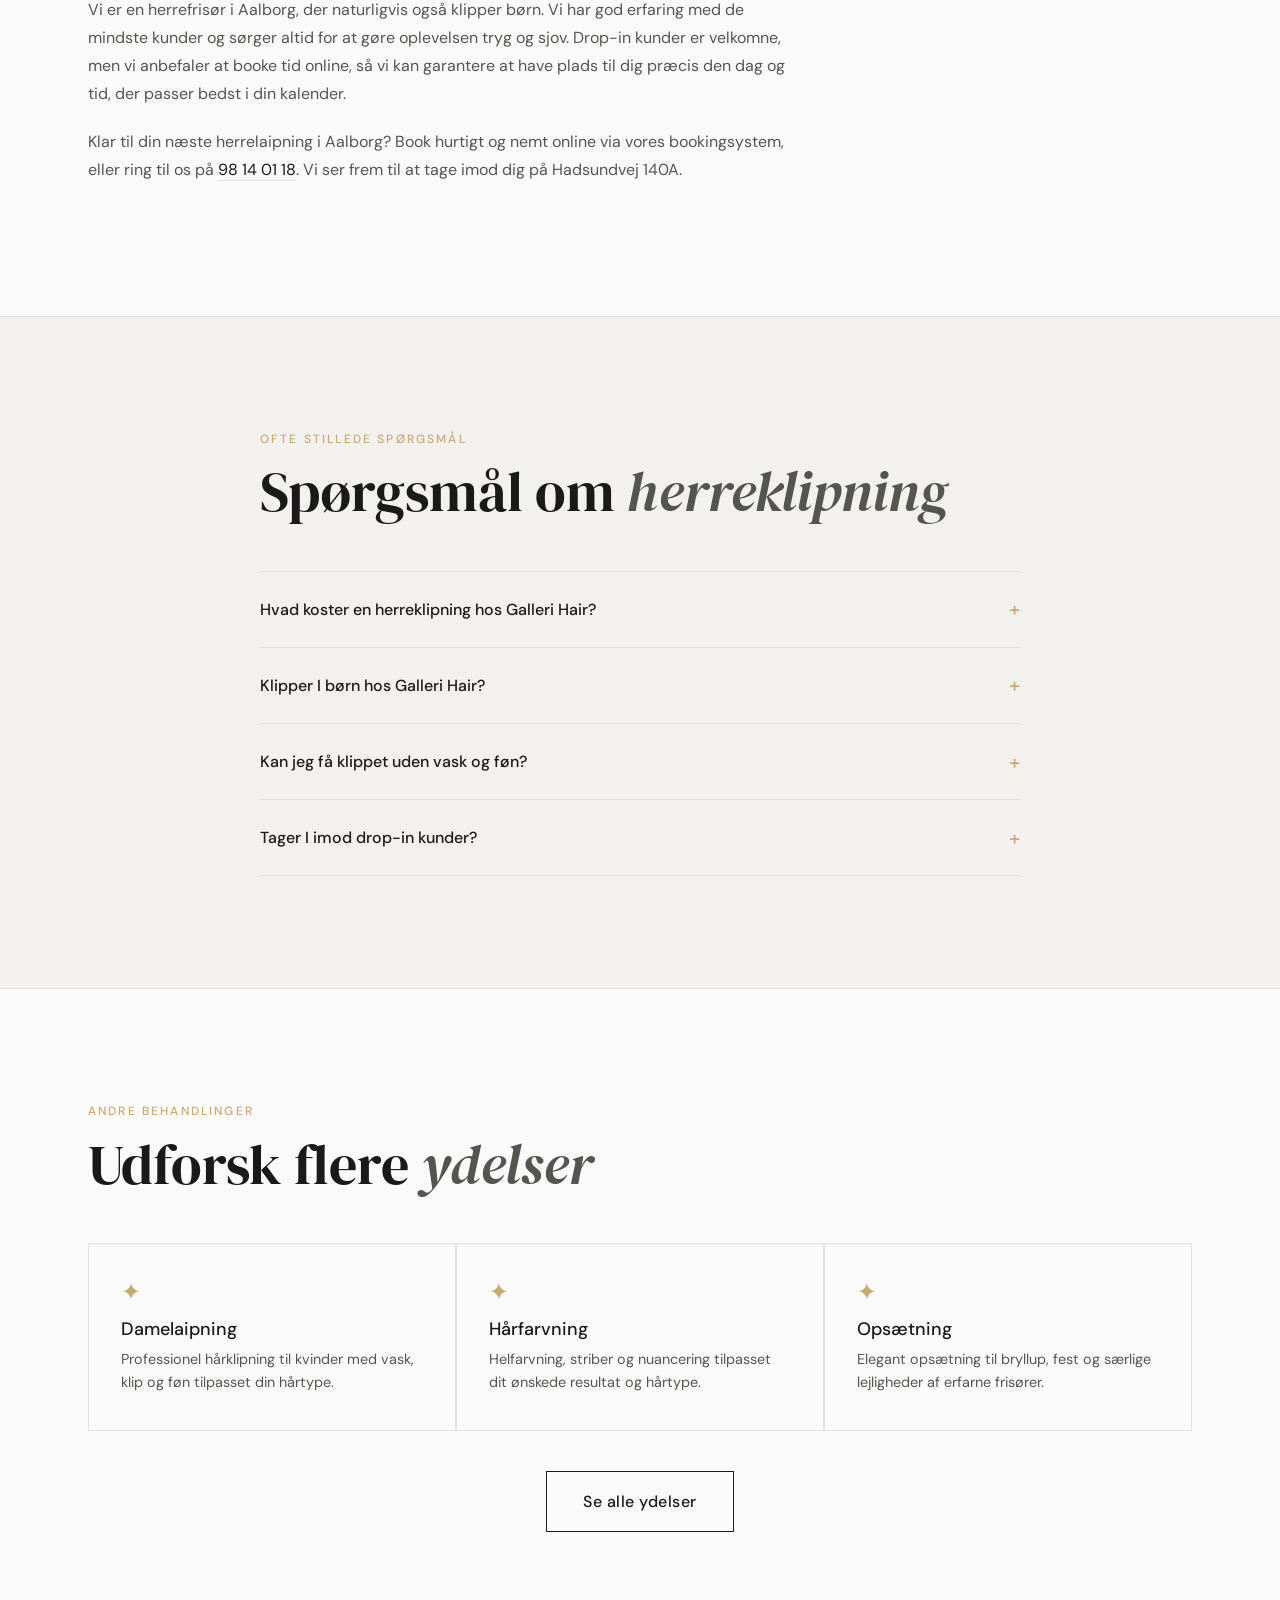
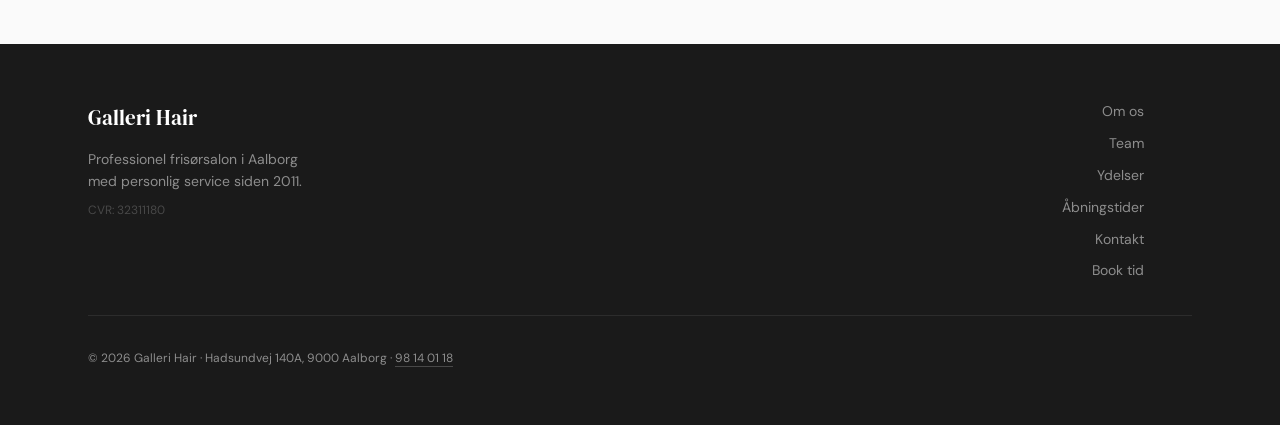
<file: ydelser/klipning-herre.html>
<!DOCTYPE html>
<html lang="da">
<head>
  <meta charset="UTF-8" />
  <meta name="viewport" content="width=device-width, initial-scale=1.0" />
  <title>Herreklipning i Aalborg – Herrefrisør | Galleri Hair</title>
  <meta name="description" content="Professionel herreklipning i Aalborg hos Galleri Hair på Hadsundvej. Klassisk eller moderne klip med eller uden føn. Book din tid online nu." />
  <link rel="canonical" href="https://gallerihair.dk/ydelser/klipning-herre.html" />

  <!-- Fonts -->
  <link rel="preconnect" href="https://fonts.googleapis.com" />
  <link rel="preconnect" href="https://fonts.gstatic.com" crossorigin />
  <link href="https://fonts.googleapis.com/css2?family=DM+Sans:wght@300;400;500&family=DM+Serif+Display:ital@0;1&display=swap" rel="stylesheet" />

  <!-- Stylesheet -->
  <link rel="stylesheet" href="../css/style.css" />

  <!-- JSON-LD Structured Data -->
  <script type="application/ld+json">
  {
    "@context": "https://schema.org",
    "@graph": [
      {
        "@type": "BreadcrumbList",
        "itemListElement": [
          {"@type":"ListItem","position":1,"name":"Hjem","item":"https://gallerihair.dk/"},
          {"@type":"ListItem","position":2,"name":"Ydelser","item":"https://gallerihair.dk/#ydelser"},
          {"@type":"ListItem","position":3,"name":"Herreklipning","item":"https://gallerihair.dk/ydelser/klipning-herre.html"}
        ]
      },
      {
        "@type": "Service",
        "name": "Herreklipning",
        "provider": {"@type":"HairSalon","name":"Galleri Hair","url":"https://gallerihair.dk"},
        "areaServed": {"@type":"City","name":"Aalborg"},
        "description": "Professionel herreklipning i Aalborg med klassisk og moderne klip. Med eller uden vask og føn, for alle aldre, på Hadsundvej.",
        "url": "https://gallerihair.dk/ydelser/klipning-herre.html"
      },
      {
        "@type": "FAQPage",
        "mainEntity": [
          {"@type":"Question","name":"Hvad koster en herreklipning hos Galleri Hair?","acceptedAnswer":{"@type":"Answer","text":"Prisen på herreklipning varierer afhængigt af ønsket stil og behandling. Du finder præcise priser i vores online bookingsystem. Kontakt os for et specifikt tilbud."}},
          {"@type":"Question","name":"Klipper I børn hos Galleri Hair?","acceptedAnswer":{"@type":"Answer","text":"Ja, vi klipper meget gerne børn. Vi har erfaring med alle aldre og sørger for at gøre oplevelsen tryg og behagelig for de mindste."}},
          {"@type":"Question","name":"Kan jeg få klippet uden vask og føn?","acceptedAnswer":{"@type":"Answer","text":"Ja, det er muligt at bestille klipning uden vask og føn. Fortæl os dine ønsker, når du booker, så tilpasser vi ydelsen til dig."}},
          {"@type":"Question","name":"Tager I imod drop-in kunder?","acceptedAnswer":{"@type":"Answer","text":"Vi modtager gerne drop-in kunder, men vi anbefaler at booke tid online for at sikre at vi har plads til dig på præcis det tidspunkt, der passer bedst."}}
        ]
      }
    ]
  }
  </script>
</head>
<body>

  <!-- NAVIGATION -->
  <header class="nav scrolled" id="nav">
    <div class="nav__inner container">
      <a href="../index.html" class="nav__logo">
        <img src="../assets/images/logo-524x276.png" alt="Galleri Hair" class="nav__logo-img" style="filter:none" />
      </a>
      <nav class="nav__links">
        <a href="../index.html#om-os">Om os</a>
        <a href="../index.html#team">Team</a>
        <a href="../index.html#ydelser">Ydelser</a>
        <a href="../index.html#instagram">Galleri</a>
        <a href="../index.html#anmeldelser">Anmeldelser</a>
        <a href="../index.html#aabent">Åbningstider</a>
        <a href="../index.html#kontakt">Kontakt</a>
        <a href="https://salonbook.one/?galleri.hair" target="_blank" rel="noopener" class="nav__cta">Book tid</a>
      </nav>
      <button class="nav__burger" aria-label="Åbn menu" aria-expanded="false"><span></span><span></span><span></span></button>
    </div>
  </header>

  <!-- MOBILE MENU -->
  <div class="nav__mobile" id="mobileMenu">
    <a href="../index.html#om-os">Om os</a>
    <a href="../index.html#team">Team</a>
    <a href="../index.html#ydelser">Ydelser</a>
    <a href="../index.html#instagram">Galleri</a>
    <a href="../index.html#anmeldelser">Anmeldelser</a>
    <a href="../index.html#aabent">Åbningstider</a>
    <a href="../index.html#kontakt">Kontakt</a>
    <a href="https://salonbook.one/?galleri.hair" target="_blank" rel="noopener">Book tid</a>
  </div>

  <main>

    <!-- BREADCRUMB -->
    <div style="background: var(--c-bg-alt); border-bottom: 1px solid var(--c-border); padding-block: 0.75rem; padding-top: calc(var(--nav-h) + 0.75rem);">
      <div class="container">
        <nav aria-label="Brødkrumme" style="font-size: 0.8rem; color: var(--c-ink-soft); display: flex; align-items: center; gap: 0.5rem; flex-wrap: wrap;">
          <a href="../index.html" style="color: var(--c-ink-soft); transition: color 0.25s;">Hjem</a>
          <span style="opacity: 0.4;">/</span>
          <a href="../index.html#ydelser" style="color: var(--c-ink-soft); transition: color 0.25s;">Ydelser</a>
          <span style="opacity: 0.4;">/</span>
          <span style="color: var(--c-ink); font-weight: 500;">Herreklipning</span>
        </nav>
      </div>
    </div>

    <!-- HERO -->
    <section class="service-hero" style="background: var(--c-ink); padding-top: var(--space-lg); padding-bottom: var(--space-lg);">
      <div class="container">
        <div style="max-width: 680px;">
          <p class="section-label reveal">Ydelser · Aalborg</p>
          <h1 style="font-family: var(--f-serif); font-size: clamp(2.5rem, 6vw, 4.5rem); font-weight: 400; color: var(--c-white); line-height: 1.05; margin-bottom: 1.25rem;" class="reveal delay-1">
            Herreklipning<br /><em style="font-style: italic; color: rgba(255,255,255,0.55);">i Aalborg</em>
          </h1>
          <p style="font-size: clamp(1rem, 2vw, 1.15rem); color: rgba(255,255,255,0.6); margin-bottom: 2rem; max-width: 480px; line-height: 1.65; font-weight: 300;" class="reveal delay-2">
            Klassisk og moderne herreklipning af erfarne frisører på Hadsundvej. Til mænd og drenge i alle aldre — med eller uden vask og føn.
          </p>
          <div class="reveal delay-3">
            <a href="https://salonbook.one/?galleri.hair" target="_blank" rel="noopener" class="btn btn--primary" style="background: var(--c-warm); border-color: var(--c-warm); color: var(--c-white);">
              Book din klipning
            </a>
          </div>
        </div>
      </div>
    </section>

    <!-- MAIN CONTENT -->
    <section class="service-content container" style="padding-block: var(--space-xl);">
      <div style="display: grid; grid-template-columns: 1fr 340px; gap: 4rem; align-items: start;">

        <!-- SERVICE TEXT -->
        <article class="service-text reveal">
          <p class="section-label">Herreklipning Aalborg</p>
          <h2 style="font-size: clamp(1.8rem, 3.5vw, 2.6rem); margin-bottom: 1.5rem;">
            Herrefrisør i Aalborg <em>med erfaring og stil</em>
          </h2>

          <p style="color: var(--c-ink-soft); margin-bottom: 1.25rem; line-height: 1.75;">
            Hos Galleri Hair på Hadsundvej 140A tilbyder vi professionel herreklipning i Aalborg til mænd og drenge i alle aldre. Siden 2011 har vi hjulpet mandlige kunder i Aalborg og Vejgaard med at se deres bedste ud — uanset om de ønsker et klassisk, pænt klip eller et mere moderne og stilistisk udtryk.
          </p>

          <p style="color: var(--c-ink-soft); margin-bottom: 1.25rem; line-height: 1.75;">
            Vores erfarne frisører er vant til at arbejde med alle hårtyper og klipningsstile. Vi tager os tid til at forstå dine ønsker, inden saksene kommer frem. Uanset om du søger en klassisk kort sideadskillelse, en tekstureret crop, fade, buzz cut eller blot en vedligeholdende trim af din nuværende frisure — så har vi kompetencerne til at levere præcis det resultat, du er ude efter.
          </p>

          <p style="color: var(--c-ink-soft); margin-bottom: 1.25rem; line-height: 1.75;">
            Herreklipning Aalborg er noget vi brænder for hos Galleri Hair. Vi mener, at en god klipning ikke kun handler om teknisk præcision — det handler om den samlede oplevelse. Derfor møder vi alle kunder med en åben og afslappet tilgang, og vi arbejder altid ud fra netop dine ønsker og din livsstil. Om du møder op til et vigtigt møde mandag morgen eller bare vil se frisk ud i hverdagen, sørger vi for det rette resultat.
          </p>

          <p style="color: var(--c-ink-soft); margin-bottom: 1.25rem; line-height: 1.75;">
            Vi tilbyder herreklipning med eller uden vask og føn — så du kan skræddersy ydelsen til det, der passer dig bedst. Ønsker du blot et hurtigt klip uden det store besvær, er det selvfølgelig muligt. Vil du have den fulde oplevelse med vask, klip og stylet finish, er det ligeledes en mulighed. Fortæl os dine præferencer, når du booker tid, så sørger vi for resten.
          </p>

          <p style="color: var(--c-ink-soft); margin-bottom: 1.25rem; line-height: 1.75;">
            Galleri Hair på Hadsundvej i Aalborg er let tilgængeligt fra hele Aalborg-området, herunder Vejgaard og de omliggende bydele. Vi er et roligt og hyggeligt sted at besøge — langt fra de anonyme kædesaloner, hvor man sjældent møder den samme frisør to gange. Hos os kender vi vores kunder og husker præferencer fra besøg til besøg.
          </p>

          <p style="color: var(--c-ink-soft); margin-bottom: 1.25rem; line-height: 1.75;">
            Vi er en herrefrisør i Aalborg, der naturligvis også klipper børn. Vi har god erfaring med de mindste kunder og sørger altid for at gøre oplevelsen tryg og sjov. Drop-in kunder er velkomne, men vi anbefaler at booke tid online, så vi kan garantere at have plads til dig præcis den dag og tid, der passer bedst i din kalender.
          </p>

          <p style="color: var(--c-ink-soft); margin-bottom: 1.25rem; line-height: 1.75;">
            Klar til din næste herrelaipning i Aalborg? Book hurtigt og nemt online via vores bookingsystem, eller ring til os på <a href="tel:+4598140118" style="color: var(--c-ink); border-bottom: 1px solid var(--c-border);">98 14 01 18</a>. Vi ser frem til at tage imod dig på Hadsundvej 140A.
          </p>
        </article>

        <!-- SIDEBAR -->
        <aside class="service-sidebar">
          <div style="background: var(--c-bg-alt); border: 1px solid var(--c-border); padding: 2rem; position: sticky; top: calc(var(--nav-h) + 2rem);">
            <p class="section-label" style="margin-bottom: 0.5rem;">Klar til at booke?</p>
            <h3 style="font-family: var(--f-serif); font-size: 1.5rem; font-weight: 400; margin-bottom: 1rem; line-height: 1.2;">Book din klipning</h3>
            <p style="font-size: 0.9rem; color: var(--c-ink-soft); margin-bottom: 1.5rem; line-height: 1.6;">
              Book hurtigt og nemt online. Vælg tid, frisør og ydelse direkte i vores bookingsystem.
            </p>
            <a href="https://salonbook.one/?galleri.hair" target="_blank" rel="noopener" class="btn btn--primary" style="width: 100%; justify-content: center; margin-bottom: 1rem;">
              Book tid online
            </a>
            <a href="tel:+4598140118" class="btn btn--outline" style="width: 100%; justify-content: center; margin-bottom: 1.75rem; font-size: 0.9rem; padding: 0.85rem 1.5rem;">
              📞 98 14 01 18
            </a>

            <div style="border-top: 1px solid var(--c-border); padding-top: 1.5rem;">
              <p style="font-size: 0.7rem; font-weight: 600; letter-spacing: 0.14em; text-transform: uppercase; color: var(--c-ink); margin-bottom: 0.75rem;">Åbningstider</p>
              <ul style="list-style: none; font-size: 0.875rem;">
                <li style="display: flex; justify-content: space-between; padding-block: 0.5rem; border-bottom: 1px solid var(--c-border); color: var(--c-ink-soft);">
                  <span>Mandag</span><span style="color: var(--c-ink-soft); opacity: 0.5;">Lukket</span>
                </li>
                <li style="display: flex; justify-content: space-between; padding-block: 0.5rem; border-bottom: 1px solid var(--c-border); color: var(--c-ink-soft);">
                  <span>Tirsdag–fredag</span><span>09:00–17:30</span>
                </li>
                <li style="display: flex; justify-content: space-between; padding-block: 0.5rem; border-bottom: 1px solid var(--c-border); color: var(--c-ink-soft);">
                  <span>Lørdag</span><span>09:00–14:00</span>
                </li>
                <li style="display: flex; justify-content: space-between; padding-block: 0.5rem; color: var(--c-ink-soft);">
                  <span>Søndag</span><span style="opacity: 0.5;">Lukket</span>
                </li>
              </ul>
              <p style="font-size: 0.75rem; color: var(--c-ink-soft); font-style: italic; margin-top: 0.75rem;">
                Hadsundvej 140A, 9000 Aalborg
              </p>
            </div>
          </div>
        </aside>

      </div>
    </section>

    <!-- FAQ -->
    <section class="service-faq section" style="background: var(--c-bg-alt); border-block: 1px solid var(--c-border);">
      <div class="container">
        <div style="max-width: 760px; margin-inline: auto;">
          <p class="section-label reveal">Ofte stillede spørgsmål</p>
          <h2 class="reveal delay-1" style="margin-bottom: 3rem;">Spørgsmål om <em>herreklipning</em></h2>

          <div style="display: flex; flex-direction: column; gap: 0;">

            <details class="reveal" style="border-top: 1px solid var(--c-border); padding-block: 1.5rem;">
              <summary style="font-size: 1rem; font-weight: 500; cursor: pointer; list-style: none; display: flex; justify-content: space-between; align-items: center; gap: 1rem; color: var(--c-ink);">
                Hvad koster en herreklipning hos Galleri Hair?
                <span style="font-size: 1.25rem; color: var(--c-warm); flex-shrink: 0; line-height: 1;">+</span>
              </summary>
              <p style="margin-top: 1rem; color: var(--c-ink-soft); font-size: 0.95rem; line-height: 1.75;">
                Prisen på herreklipning varierer afhængigt af ønsket stil og behandling. Du finder præcise priser i vores online bookingsystem. Kontakt os for et specifikt tilbud.
              </p>
            </details>

            <details class="reveal delay-1" style="border-top: 1px solid var(--c-border); padding-block: 1.5rem;">
              <summary style="font-size: 1rem; font-weight: 500; cursor: pointer; list-style: none; display: flex; justify-content: space-between; align-items: center; gap: 1rem; color: var(--c-ink);">
                Klipper I børn hos Galleri Hair?
                <span style="font-size: 1.25rem; color: var(--c-warm); flex-shrink: 0; line-height: 1;">+</span>
              </summary>
              <p style="margin-top: 1rem; color: var(--c-ink-soft); font-size: 0.95rem; line-height: 1.75;">
                Ja, vi klipper meget gerne børn. Vi har erfaring med alle aldre og sørger for at gøre oplevelsen tryg og behagelig for de mindste.
              </p>
            </details>

            <details class="reveal delay-2" style="border-top: 1px solid var(--c-border); padding-block: 1.5rem;">
              <summary style="font-size: 1rem; font-weight: 500; cursor: pointer; list-style: none; display: flex; justify-content: space-between; align-items: center; gap: 1rem; color: var(--c-ink);">
                Kan jeg få klippet uden vask og føn?
                <span style="font-size: 1.25rem; color: var(--c-warm); flex-shrink: 0; line-height: 1;">+</span>
              </summary>
              <p style="margin-top: 1rem; color: var(--c-ink-soft); font-size: 0.95rem; line-height: 1.75;">
                Ja, det er muligt at bestille klipning uden vask og føn. Fortæl os dine ønsker, når du booker, så tilpasser vi ydelsen til dig.
              </p>
            </details>

            <details class="reveal delay-3" style="border-top: 1px solid var(--c-border); border-bottom: 1px solid var(--c-border); padding-block: 1.5rem;">
              <summary style="font-size: 1rem; font-weight: 500; cursor: pointer; list-style: none; display: flex; justify-content: space-between; align-items: center; gap: 1rem; color: var(--c-ink);">
                Tager I imod drop-in kunder?
                <span style="font-size: 1.25rem; color: var(--c-warm); flex-shrink: 0; line-height: 1;">+</span>
              </summary>
              <p style="margin-top: 1rem; color: var(--c-ink-soft); font-size: 0.95rem; line-height: 1.75;">
                Vi modtager gerne drop-in kunder, men vi anbefaler at booke tid online for at sikre at vi har plads til dig på præcis det tidspunkt, der passer bedst.
              </p>
            </details>

          </div>
        </div>
      </div>
    </section>

    <!-- RELATED TREATMENTS -->
    <section class="service-related section">
      <div class="container">
        <p class="section-label reveal">Andre behandlinger</p>
        <h2 class="reveal delay-1" style="margin-bottom: 3rem;">Udforsk flere <em>ydelser</em></h2>

        <div style="display: grid; grid-template-columns: repeat(3, 1fr); gap: 1.5px; background: var(--c-border); border: 1.5px solid var(--c-border);" class="reveal delay-2">

          <a href="klipning-dame.html" style="display: block; background: var(--c-bg); padding: 2.25rem 2rem; text-decoration: none; transition: background 0.25s; position: relative; overflow: hidden;">
            <span style="display: block; font-size: 1.5rem; color: var(--c-warm); margin-bottom: 1rem; line-height: 1;">✦</span>
            <h3 style="font-size: 1.125rem; font-weight: 500; margin-bottom: 0.5rem; color: var(--c-ink);">Damelaipning</h3>
            <p style="font-size: 0.9rem; color: var(--c-ink-soft); line-height: 1.6; margin-bottom: 0;">
              Professionel hårklipning til kvinder med vask, klip og føn tilpasset din hårtype.
            </p>
          </a>

          <a href="farvning.html" style="display: block; background: var(--c-bg); padding: 2.25rem 2rem; text-decoration: none; transition: background 0.25s; position: relative; overflow: hidden;">
            <span style="display: block; font-size: 1.5rem; color: var(--c-warm); margin-bottom: 1rem; line-height: 1;">✦</span>
            <h3 style="font-size: 1.125rem; font-weight: 500; margin-bottom: 0.5rem; color: var(--c-ink);">Hårfarvning</h3>
            <p style="font-size: 0.9rem; color: var(--c-ink-soft); line-height: 1.6; margin-bottom: 0;">
              Helfarvning, striber og nuancering tilpasset dit ønskede resultat og hårtype.
            </p>
          </a>

          <a href="opsaetning.html" style="display: block; background: var(--c-bg); padding: 2.25rem 2rem; text-decoration: none; transition: background 0.25s; position: relative; overflow: hidden;">
            <span style="display: block; font-size: 1.5rem; color: var(--c-warm); margin-bottom: 1rem; line-height: 1;">✦</span>
            <h3 style="font-size: 1.125rem; font-weight: 500; margin-bottom: 0.5rem; color: var(--c-ink);">Opsætning</h3>
            <p style="font-size: 0.9rem; color: var(--c-ink-soft); line-height: 1.6; margin-bottom: 0;">
              Elegant opsætning til bryllup, fest og særlige lejligheder af erfarne frisører.
            </p>
          </a>

        </div>

        <div style="text-align: center; margin-top: 2.5rem;">
          <a href="../index.html#ydelser" class="btn btn--outline">Se alle ydelser</a>
        </div>
      </div>
    </section>

  </main>

  <!-- FOOTER -->
  <footer class="footer">
    <div class="container footer__inner">
      <div class="footer__brand">
        <span class="footer__logo">Galleri Hair</span>
        <p>Professionel frisørsalon i Aalborg<br />med personlig service siden 2011.</p>
        <p class="footer__cvr">CVR: 32311180</p>
      </div>
      <div class="footer__links">
        <a href="../index.html#om-os">Om os</a>
        <a href="../index.html#team">Team</a>
        <a href="../index.html#ydelser">Ydelser</a>
        <a href="../index.html#aabent">Åbningstider</a>
        <a href="../index.html#kontakt">Kontakt</a>
        <a href="https://salonbook.one/?galleri.hair" target="_blank" rel="noopener">Book tid</a>
      </div>
      <p class="footer__copy">© 2026 Galleri Hair · Hadsundvej 140A, 9000 Aalborg · <a href="tel:+4598140118">98 14 01 18</a></p>
    </div>
  </footer>

  <!-- FAB -->
  <div class="fab-group">
    <a href="https://salonbook.one/?galleri.hair" target="_blank" rel="noopener" class="fab fab--book">
      <svg width="16" height="16" viewBox="0 0 24 24" fill="none" stroke="currentColor" stroke-width="2" stroke-linecap="round" stroke-linejoin="round"><rect x="3" y="4" width="18" height="18" rx="2" ry="2"></rect><line x1="16" y1="2" x2="16" y2="6"></line><line x1="8" y1="2" x2="8" y2="6"></line><line x1="3" y1="10" x2="21" y2="10"></line></svg>
      <span>Book tid</span>
    </a>
    <a href="tel:+4598140118" class="fab fab--phone">
      <svg width="16" height="16" viewBox="0 0 24 24" fill="none" stroke="currentColor" stroke-width="2" stroke-linecap="round" stroke-linejoin="round"><path d="M22 16.92v3a2 2 0 01-2.18 2 19.79 19.79 0 01-8.63-3.07A19.5 19.5 0 013.86 9.86 19.79 19.79 0 01.79 1.18 2 2 0 012.77 0h3a2 2 0 012 1.72c.127.96.361 1.903.7 2.81a2 2 0 01-.45 2.11L7.09 7.91a16 16 0 006 6l.91-.91a2 2 0 012.11-.45c.907.339 1.85.573 2.81.7A2 2 0 0122 16.92z"></path></svg>
      <span>Ring til os</span>
    </a>
  </div>

  <script src="../js/main.js"></script>
</body>
</html>
</file>
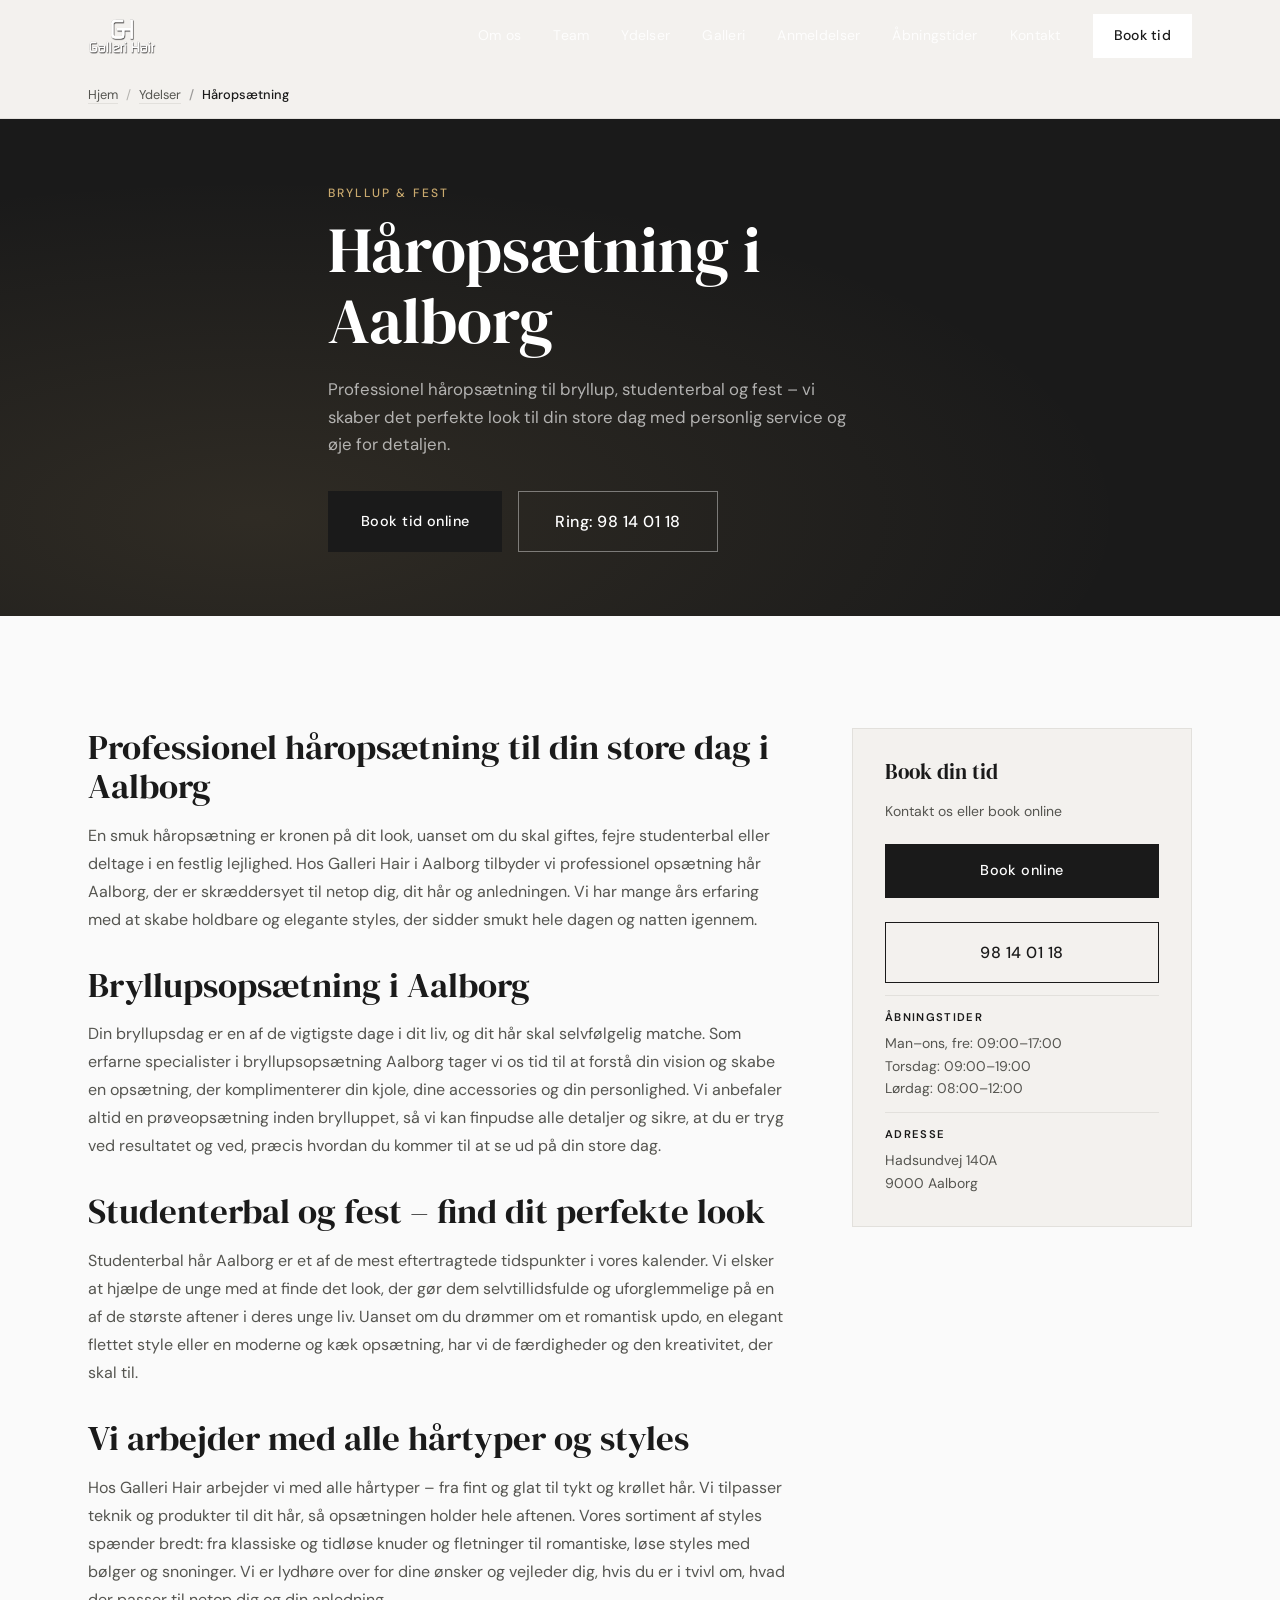
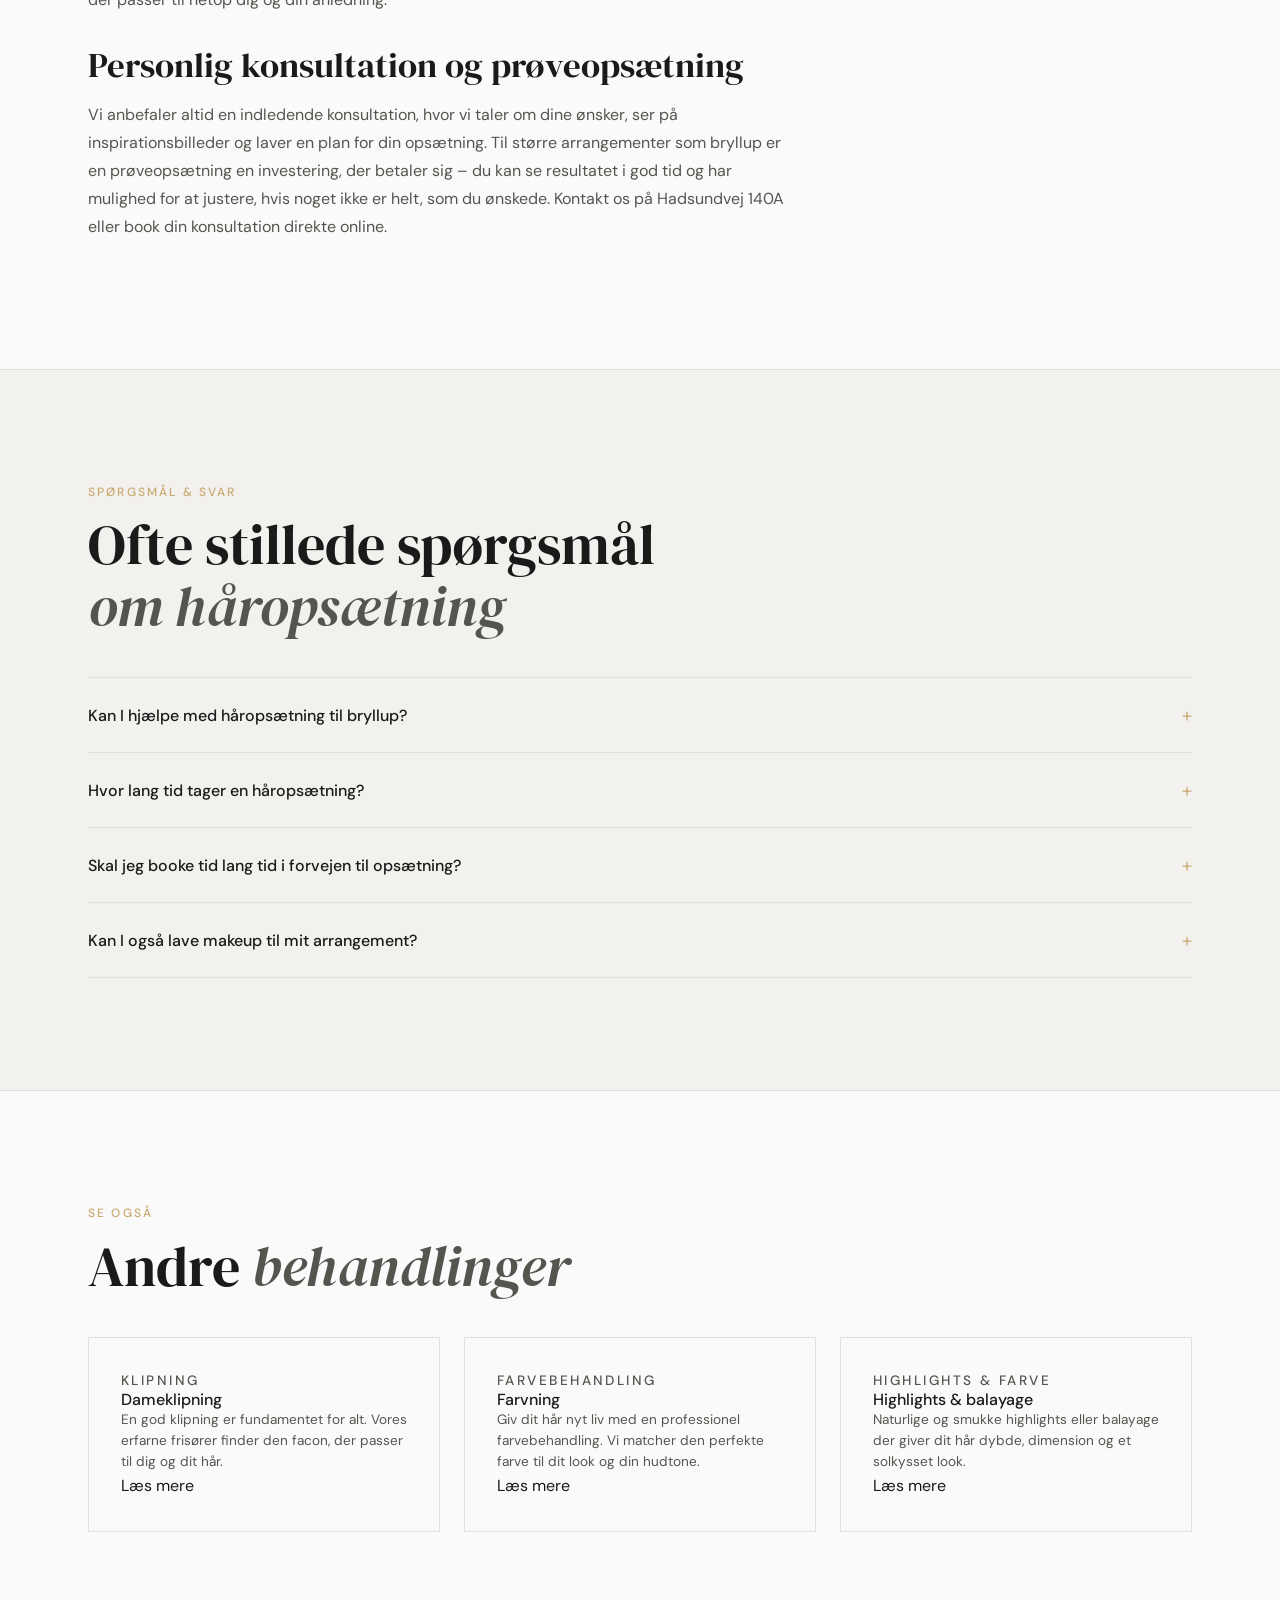
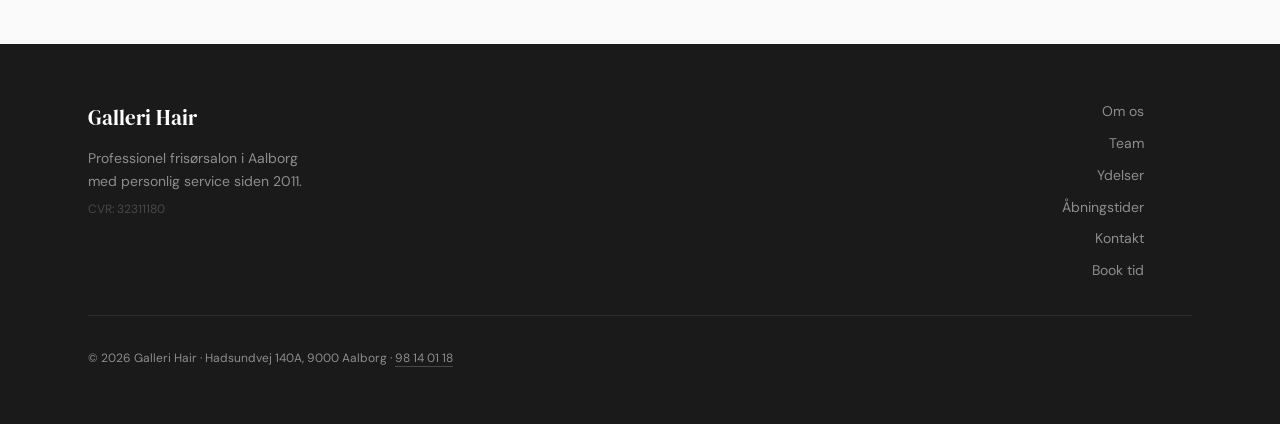
<file: ydelser/opsaetning.html>
<!DOCTYPE html>
<html lang="da">
<head>
  <meta charset="UTF-8" />
  <meta name="viewport" content="width=device-width, initial-scale=1.0" />
  <title>Håropsætning i Aalborg – Bryllup & Fest | Galleri Hair</title>
  <meta name="description" content="Professionel håropsætning til bryllup, studenterbal og fest i Aalborg hos Galleri Hair. Vi skaber det perfekte look til din store dag. Book konsultation online." />
  <meta name="robots" content="index, follow" />
  <link rel="canonical" href="https://gallerihair.dk/ydelser/opsaetning.html" />
  <meta name="geo.region" content="DK-82" />
  <meta name="geo.placename" content="Aalborg" />
  <meta name="geo.position" content="57.0284;9.9579" />
  <meta name="ICBM" content="57.0284, 9.9579" />
  <meta property="og:type" content="website" />
  <meta property="og:url" content="https://gallerihair.dk/ydelser/opsaetning.html" />
  <meta property="og:title" content="Håropsætning i Aalborg – Bryllup & Fest | Galleri Hair" />
  <meta property="og:description" content="Professionel håropsætning til bryllup, studenterbal og fest i Aalborg hos Galleri Hair. Vi skaber det perfekte look til din store dag. Book konsultation online." />
  <meta property="og:image" content="https://gallerihair.dk/assets/images/index-meta.png" />
  <link rel="icon" type="image/png" href="../assets/images/gh-logo-128x128.png" />
  <link rel="preconnect" href="https://fonts.googleapis.com" />
  <link rel="preconnect" href="https://fonts.gstatic.com" crossorigin />
  <link href="https://fonts.googleapis.com/css2?family=DM+Sans:ital,opsz,wght@0,9..40,300;0,9..40,400;0,9..40,500;1,9..40,300&family=DM+Serif+Display:ital@0;1&display=swap" rel="stylesheet" />
  <link rel="stylesheet" href="../css/style.css" />
  <script type="application/ld+json">
  [
    {
      "@context": "https://schema.org",
      "@type": "BreadcrumbList",
      "itemListElement": [
        {
          "@type": "ListItem",
          "position": 1,
          "name": "Hjem",
          "item": "https://gallerihair.dk/"
        },
        {
          "@type": "ListItem",
          "position": 2,
          "name": "Ydelser",
          "item": "https://gallerihair.dk/index.html#ydelser"
        },
        {
          "@type": "ListItem",
          "position": 3,
          "name": "Håropsætning",
          "item": "https://gallerihair.dk/ydelser/opsaetning.html"
        }
      ]
    },
    {
      "@context": "https://schema.org",
      "@type": "Service",
      "name": "Håropsætning",
      "description": "Professionel håropsætning til bryllup, studenterbal og fest. Vi skaber det perfekte look til din store dag.",
      "provider": {
        "@type": "HairSalon",
        "name": "Galleri Hair",
        "url": "https://gallerihair.dk",
        "telephone": "+4598140118",
        "address": {
          "@type": "PostalAddress",
          "streetAddress": "Hadsundvej 140A",
          "addressLocality": "Aalborg",
          "postalCode": "9000",
          "addressCountry": "DK"
        }
      },
      "areaServed": {
        "@type": "City",
        "name": "Aalborg"
      },
      "url": "https://gallerihair.dk/ydelser/opsaetning.html"
    },
    {
      "@context": "https://schema.org",
      "@type": "FAQPage",
      "mainEntity": [
        {
          "@type": "Question",
          "name": "Kan I hjælpe med håropsætning til bryllup?",
          "acceptedAnswer": {
            "@type": "Answer",
            "text": "Ja, vi har stor erfaring med bryllupsopsætninger og hjælper dig gerne med at skabe det perfekte look til din store dag. Vi anbefaler at booke en prøveopsætning i god tid inden brylluppet, så vi kan finpudse alle detaljer og sikre, at du er fuldt tilfreds med resultatet på selve dagen."
          }
        },
        {
          "@type": "Question",
          "name": "Hvor lang tid tager en håropsætning?",
          "acceptedAnswer": {
            "@type": "Answer",
            "text": "Tidsforbruget afhænger af opsætningens kompleksitet og hårets længde og tykkelse. En enkel opsætning tager typisk 45–60 minutter, mens mere avancerede styles til bryllup eller studenterbal kan tage 1,5–2 timer. Vi afsætter altid den tid, der er nødvendig for at opnå et smukt og holdbart resultat."
          }
        },
        {
          "@type": "Question",
          "name": "Skal jeg booke tid lang tid i forvejen til opsætning?",
          "acceptedAnswer": {
            "@type": "Answer",
            "text": "Til bryllup og studenterbal anbefaler vi at booke i god tid – gerne 2–3 måneder i forvejen, da populære datoer hurtigt er optaget. For andre festlige arrangementer er det en fordel at booke mindst et par uger i forvejen. Kontakt os, og vi finder en tid, der passer til dit arrangement."
          }
        },
        {
          "@type": "Question",
          "name": "Kan I også lave makeup til mit arrangement?",
          "acceptedAnswer": {
            "@type": "Answer",
            "text": "Vi er specialiserede i hårbehandlinger og opsætninger, men vi hjælper dig gerne med at finde den rette samarbejdspartner til makeup, hvis du har brug for det. Kontakt os for en snak om, hvad vi kan hjælpe dig med til din store dag."
          }
        }
      ]
    }
  ]
  </script>
</head>
<body>

  <header class="nav scrolled" id="nav">
    <div class="nav__inner container">
      <a href="../index.html" class="nav__logo">
        <img src="../assets/images/logo-524x276.png" alt="Galleri Hair" class="nav__logo-img" style="filter:none" />
      </a>
      <nav class="nav__links" aria-label="Primær navigation">
        <a href="../index.html#om-os">Om os</a>
        <a href="../index.html#team">Team</a>
        <a href="../index.html#ydelser">Ydelser</a>
        <a href="../index.html#instagram">Galleri</a>
        <a href="../index.html#anmeldelser">Anmeldelser</a>
        <a href="../index.html#aabent">Åbningstider</a>
        <a href="../index.html#kontakt">Kontakt</a>
        <a href="https://salonbook.one/?galleri.hair" target="_blank" rel="noopener" class="nav__cta">Book tid</a>
      </nav>
      <button class="nav__burger" aria-label="Åbn menu" aria-expanded="false"><span></span><span></span><span></span></button>
    </div>
  </header>

  <nav class="breadcrumb" aria-label="Brødkrumme">
    <div class="container"><ol class="breadcrumb__list">
      <li><a href="../index.html">Hjem</a></li>
      <li><a href="../index.html#ydelser">Ydelser</a></li>
      <li aria-current="page">Håropsætning</li>
    </ol></div>
  </nav>

  <section class="service-hero">
    <div class="container service-hero__inner">
      <p class="section-label">Bryllup & fest</p>
      <h1>Håropsætning i Aalborg</h1>
      <p class="service-hero__sub">Professionel håropsætning til bryllup, studenterbal og fest – vi skaber det perfekte look til din store dag med personlig service og øje for detaljen.</p>
      <div class="service-hero__actions">
        <a href="https://salonbook.one/?galleri.hair" target="_blank" rel="noopener" class="btn btn--primary">Book tid online</a>
        <a href="tel:+4598140118" class="btn btn--outline">Ring: 98 14 01 18</a>
      </div>
    </div>
  </section>

  <main>
    <section class="service-content section">
      <div class="container service-content__grid">
        <div class="service-text">

          <h2>Professionel håropsætning til din store dag i Aalborg</h2>
          <p>En smuk håropsætning er kronen på dit look, uanset om du skal giftes, fejre studenterbal eller deltage i en festlig lejlighed. Hos Galleri Hair i Aalborg tilbyder vi professionel opsætning hår Aalborg, der er skræddersyet til netop dig, dit hår og anledningen. Vi har mange års erfaring med at skabe holdbare og elegante styles, der sidder smukt hele dagen og natten igennem.</p>

          <h2>Bryllupsopsætning i Aalborg</h2>
          <p>Din bryllupsdag er en af de vigtigste dage i dit liv, og dit hår skal selvfølgelig matche. Som erfarne specialister i bryllupsopsætning Aalborg tager vi os tid til at forstå din vision og skabe en opsætning, der komplimenterer din kjole, dine accessories og din personlighed. Vi anbefaler altid en prøveopsætning inden brylluppet, så vi kan finpudse alle detaljer og sikre, at du er tryg ved resultatet og ved, præcis hvordan du kommer til at se ud på din store dag.</p>

          <h2>Studenterbal og fest – find dit perfekte look</h2>
          <p>Studenterbal hår Aalborg er et af de mest eftertragtede tidspunkter i vores kalender. Vi elsker at hjælpe de unge med at finde det look, der gør dem selvtillidsfulde og uforglemmelige på en af de største aftener i deres unge liv. Uanset om du drømmer om et romantisk updo, en elegant flettet style eller en moderne og kæk opsætning, har vi de færdigheder og den kreativitet, der skal til.</p>

          <h2>Vi arbejder med alle hårtyper og styles</h2>
          <p>Hos Galleri Hair arbejder vi med alle hårtyper – fra fint og glat til tykt og krøllet hår. Vi tilpasser teknik og produkter til dit hår, så opsætningen holder hele aftenen. Vores sortiment af styles spænder bredt: fra klassiske og tidløse knuder og fletninger til romantiske, løse styles med bølger og snoninger. Vi er lydhøre over for dine ønsker og vejleder dig, hvis du er i tvivl om, hvad der passer til netop dig og din anledning.</p>

          <h2>Personlig konsultation og prøveopsætning</h2>
          <p>Vi anbefaler altid en indledende konsultation, hvor vi taler om dine ønsker, ser på inspirationsbilleder og laver en plan for din opsætning. Til større arrangementer som bryllup er en prøveopsætning en investering, der betaler sig – du kan se resultatet i god tid og har mulighed for at justere, hvis noget ikke er helt, som du ønskede. Kontakt os på Hadsundvej 140A eller book din konsultation direkte online.</p>

        </div>
        <aside class="service-sidebar">
          <div class="sidebar-box">
            <h3>Book din tid</h3>
            <p>Kontakt os eller book online</p>
            <a href="https://salonbook.one/?galleri.hair" target="_blank" rel="noopener" class="btn btn--primary" style="width:100%;justify-content:center;margin-bottom:0.75rem">Book online</a>
            <a href="tel:+4598140118" class="btn btn--outline" style="width:100%;justify-content:center">98 14 01 18</a>
            <div class="sidebar-hours">
              <strong>Åbningstider</strong>
              <p>Man–ons, fre: 09:00–17:00<br />Torsdag: 09:00–19:00<br />Lørdag: 08:00–12:00</p>
            </div>
            <div class="sidebar-address">
              <strong>Adresse</strong>
              <p>Hadsundvej 140A<br />9000 Aalborg</p>
            </div>
          </div>
        </aside>
      </div>
    </section>

    <section class="service-faq section" style="background:var(--c-bg-alt);border-block:1px solid var(--c-border)">
      <div class="container">
        <p class="section-label">Spørgsmål & svar</p>
        <h2>Ofte stillede spørgsmål<br /><em>om håropsætning</em></h2>
        <div class="faq-list">

          <details class="faq-item">
            <summary class="faq-item__question">Kan I hjælpe med håropsætning til bryllup?</summary>
            <div class="faq-item__answer">
              <p>Ja, vi har stor erfaring med bryllupsopsætninger og hjælper dig gerne med at skabe det perfekte look til din store dag. Vi anbefaler at booke en prøveopsætning i god tid inden brylluppet, så vi kan finpudse alle detaljer og sikre, at du er fuldt tilfreds med resultatet på selve dagen. Book din konsultation tidligt, da populære datoer hurtigt er optaget.</p>
            </div>
          </details>

          <details class="faq-item">
            <summary class="faq-item__question">Hvor lang tid tager en håropsætning?</summary>
            <div class="faq-item__answer">
              <p>Tidsforbruget afhænger af opsætningens kompleksitet og hårets længde og tykkelse. En enkel opsætning tager typisk 45–60 minutter, mens mere avancerede styles til bryllup eller studenterbal kan tage 1,5–2 timer. Vi afsætter altid den tid, der er nødvendig for at opnå et smukt og holdbart resultat, og du vil aldrig blive hastebehandlet hos os.</p>
            </div>
          </details>

          <details class="faq-item">
            <summary class="faq-item__question">Skal jeg booke tid lang tid i forvejen til opsætning?</summary>
            <div class="faq-item__answer">
              <p>Til bryllup og studenterbal anbefaler vi at booke i god tid – gerne 2–3 måneder i forvejen, da populære datoer hurtigt er optaget. For andre festlige arrangementer er det en fordel at booke mindst et par uger i forvejen. Kontakt os, og vi finder en tid, der passer til dit arrangement og din anledning.</p>
            </div>
          </details>

          <details class="faq-item">
            <summary class="faq-item__question">Kan I også lave makeup til mit arrangement?</summary>
            <div class="faq-item__answer">
              <p>Vi er specialiserede i hårbehandlinger og opsætninger og tilbyder ikke makeup som en del af vores ydelser. Vi hjælper dig dog gerne med at finde den rette samarbejdspartner til makeup, hvis du har brug for det. Kontakt os for en snak om, hvad vi kan hjælpe dig med til din store dag.</p>
            </div>
          </details>

        </div>
      </div>
    </section>

    <section class="service-related section">
      <div class="container">
        <p class="section-label">Se også</p>
        <h2>Andre <em>behandlinger</em></h2>
        <div class="related-grid">

          <a href="klipning-dame.html" class="related-card">
            <div class="related-card__body">
              <p class="section-label">Klipning</p>
              <h3>Dameklipning</h3>
              <p>En god klipning er fundamentet for alt. Vores erfarne frisører finder den facon, der passer til dig og dit hår.</p>
              <span class="related-card__link">Læs mere</span>
            </div>
          </a>

          <a href="farvning.html" class="related-card">
            <div class="related-card__body">
              <p class="section-label">Farvebehandling</p>
              <h3>Farvning</h3>
              <p>Giv dit hår nyt liv med en professionel farvebehandling. Vi matcher den perfekte farve til dit look og din hudtone.</p>
              <span class="related-card__link">Læs mere</span>
            </div>
          </a>

          <a href="highlights-balayage.html" class="related-card">
            <div class="related-card__body">
              <p class="section-label">Highlights & farve</p>
              <h3>Highlights & balayage</h3>
              <p>Naturlige og smukke highlights eller balayage der giver dit hår dybde, dimension og et solkysset look.</p>
              <span class="related-card__link">Læs mere</span>
            </div>
          </a>

        </div>
      </div>
    </section>
  </main>

  <footer class="footer">
    <div class="container footer__inner">
      <div class="footer__brand">
        <span class="footer__logo">Galleri Hair</span>
        <p>Professionel frisørsalon i Aalborg<br />med personlig service siden 2011.</p>
        <p class="footer__cvr">CVR: 32311180</p>
      </div>
      <div class="footer__links">
        <a href="../index.html#om-os">Om os</a>
        <a href="../index.html#team">Team</a>
        <a href="../index.html#ydelser">Ydelser</a>
        <a href="../index.html#aabent">Åbningstider</a>
        <a href="../index.html#kontakt">Kontakt</a>
        <a href="https://salonbook.one/?galleri.hair" target="_blank" rel="noopener">Book tid</a>
      </div>
      <p class="footer__copy">© 2026 Galleri Hair · Hadsundvej 140A, 9000 Aalborg · <a href="tel:+4598140118">98 14 01 18</a></p>
    </div>
  </footer>

  <script src="../js/main.js"></script>
</body>
</html>
</file>
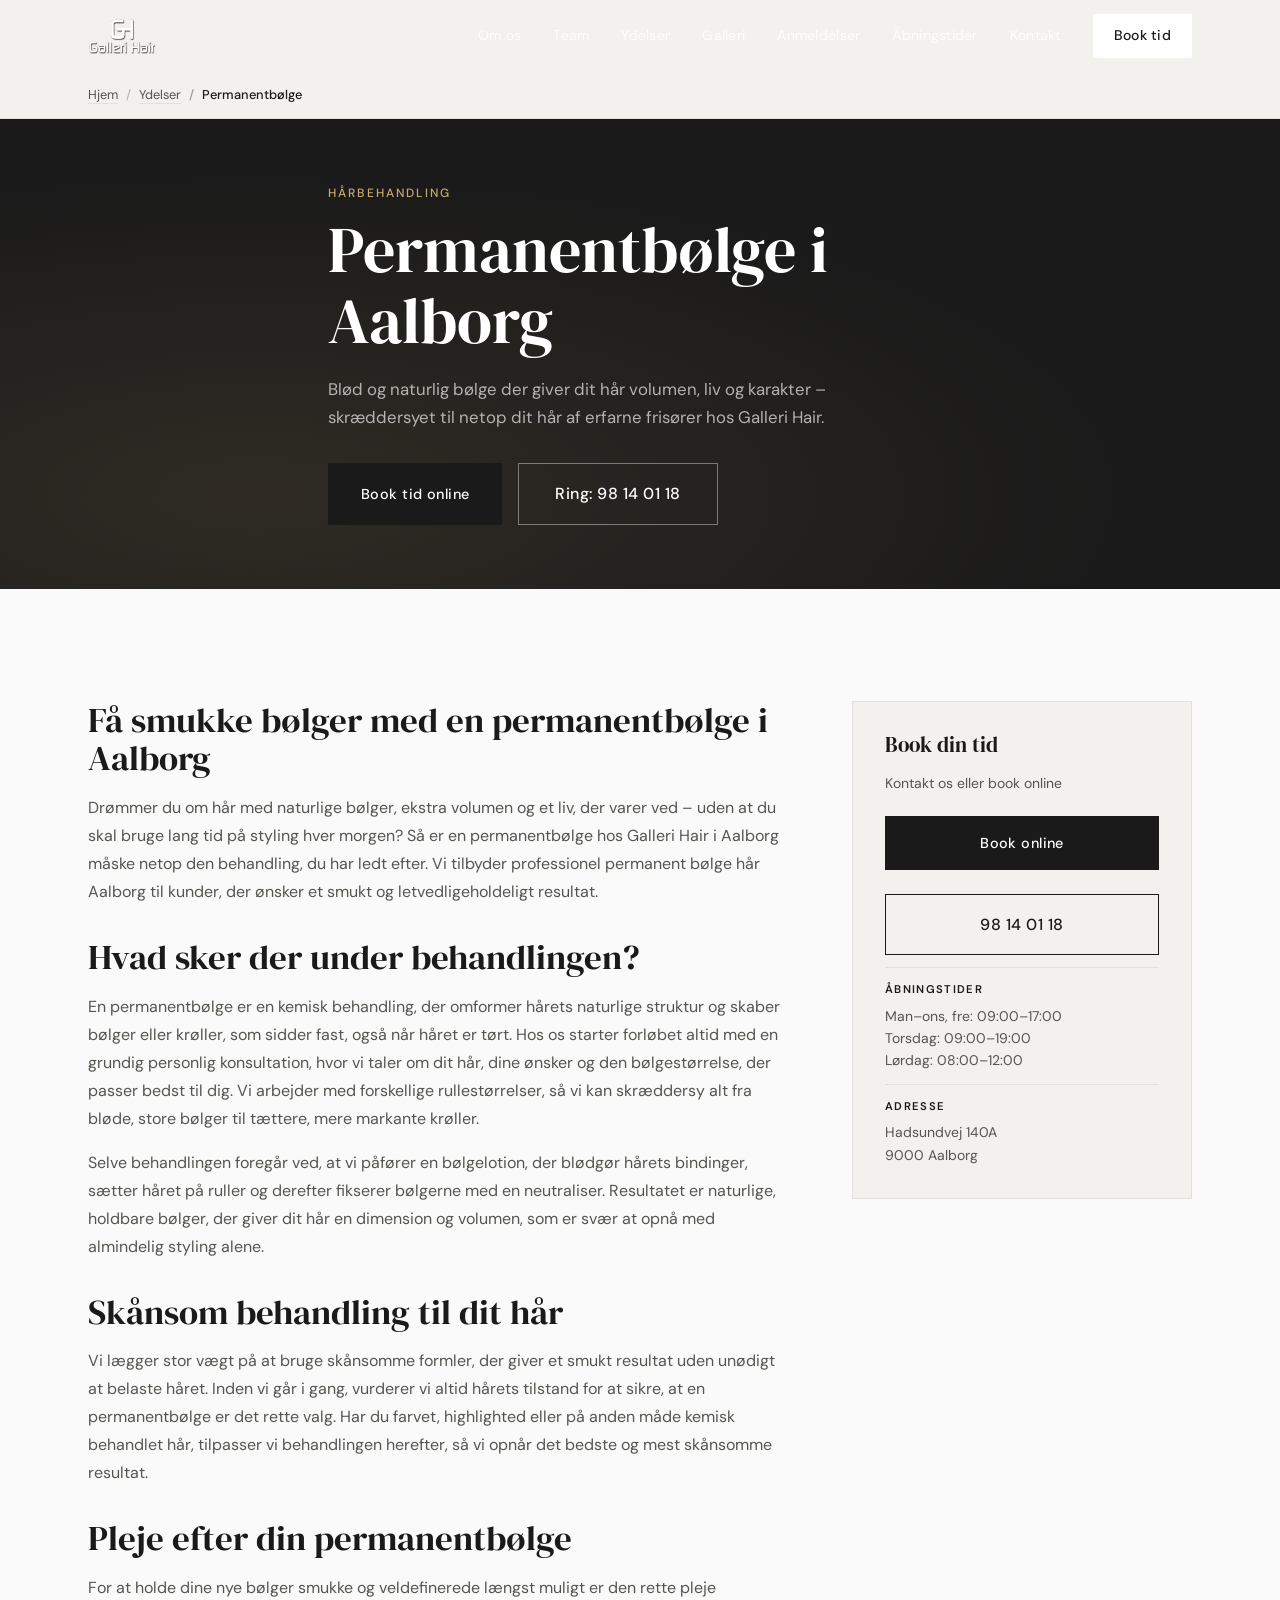
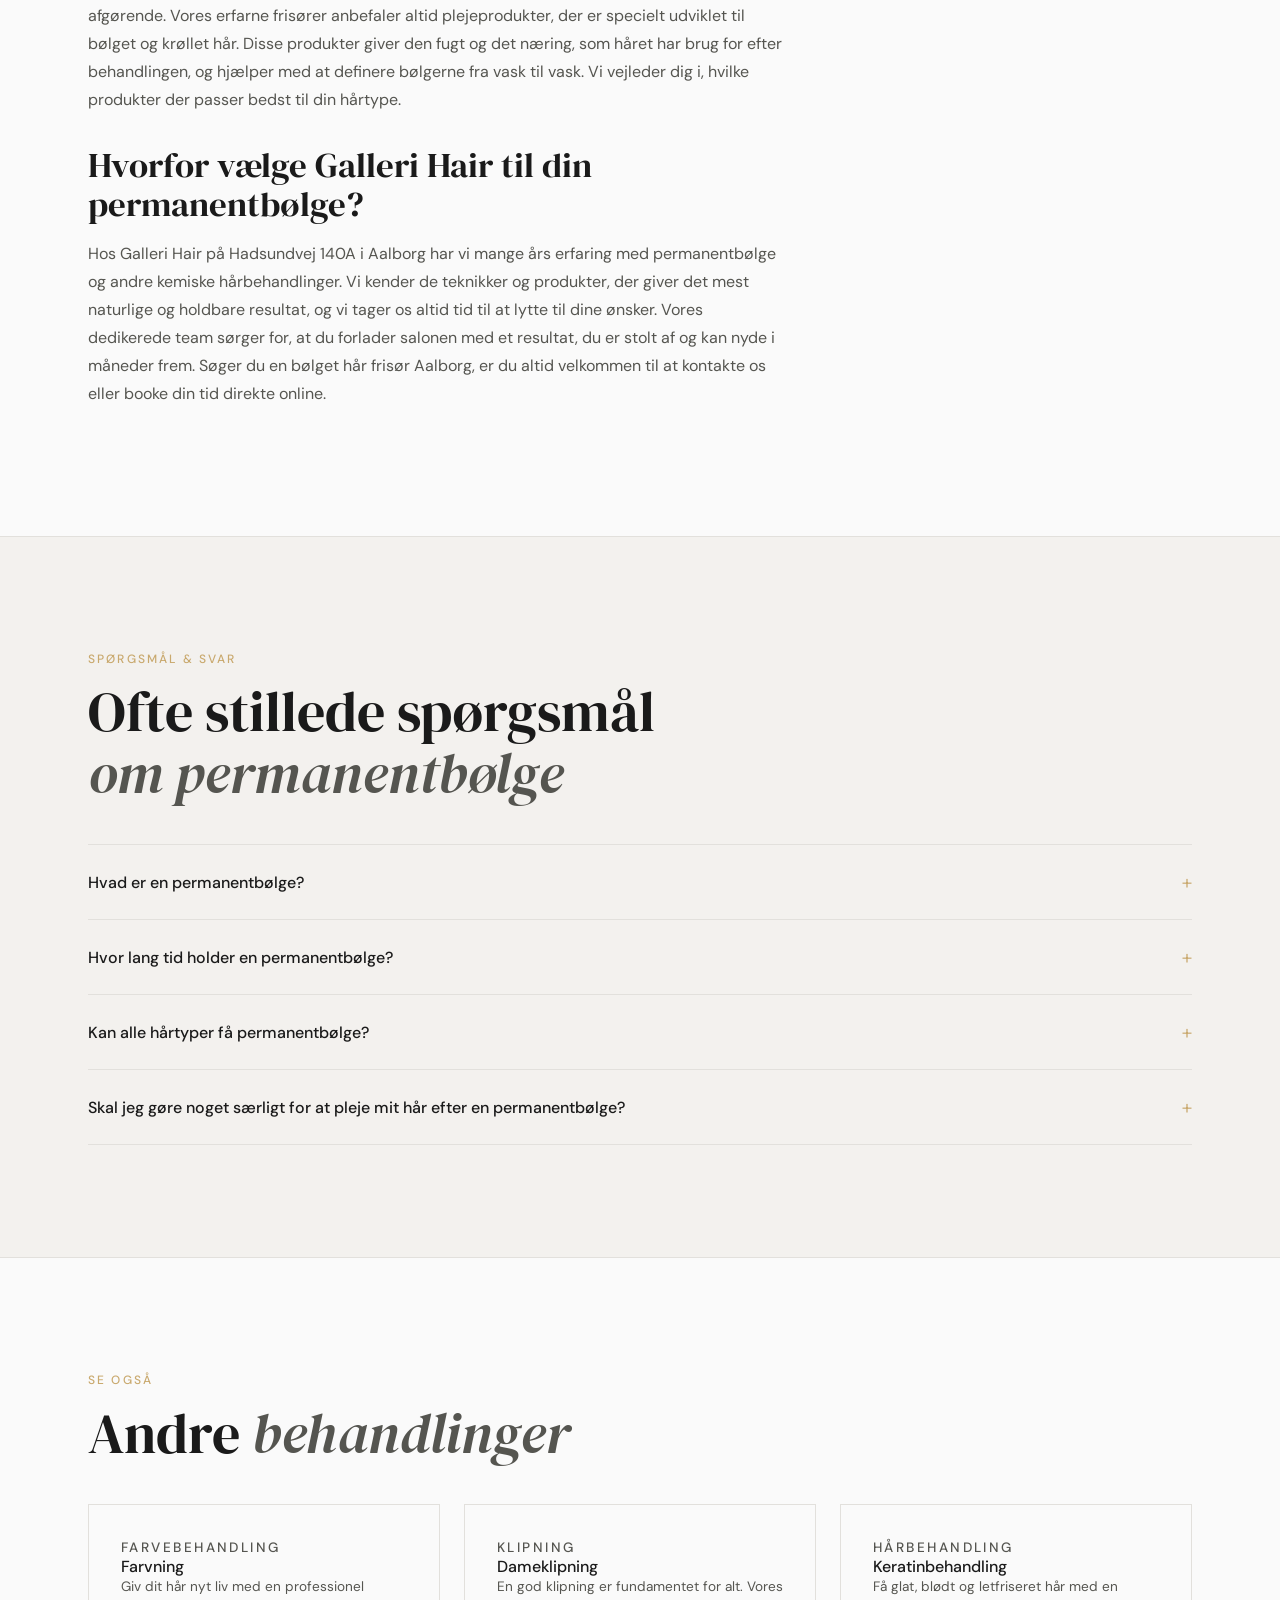
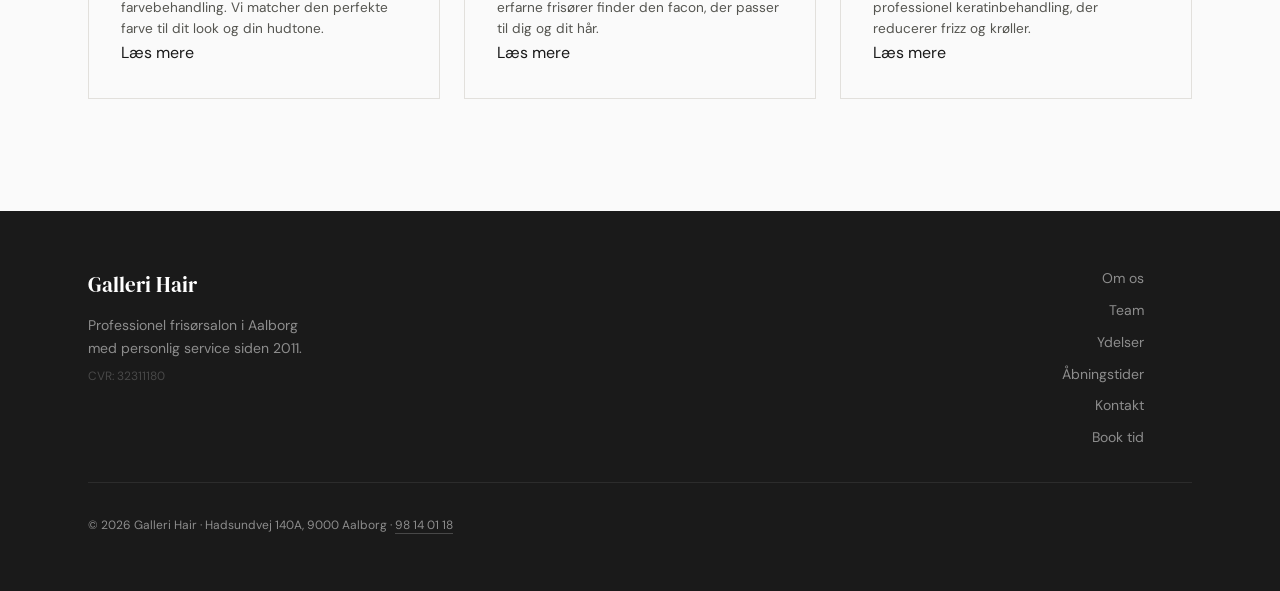
<file: ydelser/permanentbolge.html>
<!DOCTYPE html>
<html lang="da">
<head>
  <meta charset="UTF-8" />
  <meta name="viewport" content="width=device-width, initial-scale=1.0" />
  <title>Permanentbølge i Aalborg – Bølget hår | Galleri Hair</title>
  <meta name="description" content="Få en smuk og naturlig permanentbølge i Aalborg hos Galleri Hair. Blød bølge der giver volumen og liv til dit hår. Professionel behandling – book tid online." />
  <meta name="robots" content="index, follow" />
  <link rel="canonical" href="https://gallerihair.dk/ydelser/permanentbolge.html" />
  <meta name="geo.region" content="DK-82" />
  <meta name="geo.placename" content="Aalborg" />
  <meta name="geo.position" content="57.0284;9.9579" />
  <meta name="ICBM" content="57.0284, 9.9579" />
  <meta property="og:type" content="website" />
  <meta property="og:url" content="https://gallerihair.dk/ydelser/permanentbolge.html" />
  <meta property="og:title" content="Permanentbølge i Aalborg – Bølget hår | Galleri Hair" />
  <meta property="og:description" content="Få en smuk og naturlig permanentbølge i Aalborg hos Galleri Hair. Blød bølge der giver volumen og liv til dit hår. Professionel behandling – book tid online." />
  <meta property="og:image" content="https://gallerihair.dk/assets/images/index-meta.png" />
  <link rel="icon" type="image/png" href="../assets/images/gh-logo-128x128.png" />
  <link rel="preconnect" href="https://fonts.googleapis.com" />
  <link rel="preconnect" href="https://fonts.gstatic.com" crossorigin />
  <link href="https://fonts.googleapis.com/css2?family=DM+Sans:ital,opsz,wght@0,9..40,300;0,9..40,400;0,9..40,500;1,9..40,300&family=DM+Serif+Display:ital@0;1&display=swap" rel="stylesheet" />
  <link rel="stylesheet" href="../css/style.css" />
  <script type="application/ld+json">
  [
    {
      "@context": "https://schema.org",
      "@type": "BreadcrumbList",
      "itemListElement": [
        {
          "@type": "ListItem",
          "position": 1,
          "name": "Hjem",
          "item": "https://gallerihair.dk/"
        },
        {
          "@type": "ListItem",
          "position": 2,
          "name": "Ydelser",
          "item": "https://gallerihair.dk/index.html#ydelser"
        },
        {
          "@type": "ListItem",
          "position": 3,
          "name": "Permanentbølge",
          "item": "https://gallerihair.dk/ydelser/permanentbolge.html"
        }
      ]
    },
    {
      "@context": "https://schema.org",
      "@type": "Service",
      "name": "Permanentbølge",
      "description": "Professionel permanentbølge der giver bløde, naturlige bølger med volumen og liv til håret.",
      "provider": {
        "@type": "HairSalon",
        "name": "Galleri Hair",
        "url": "https://gallerihair.dk",
        "telephone": "+4598140118",
        "address": {
          "@type": "PostalAddress",
          "streetAddress": "Hadsundvej 140A",
          "addressLocality": "Aalborg",
          "postalCode": "9000",
          "addressCountry": "DK"
        }
      },
      "areaServed": {
        "@type": "City",
        "name": "Aalborg"
      },
      "url": "https://gallerihair.dk/ydelser/permanentbolge.html"
    },
    {
      "@context": "https://schema.org",
      "@type": "FAQPage",
      "mainEntity": [
        {
          "@type": "Question",
          "name": "Hvad er en permanentbølge?",
          "acceptedAnswer": {
            "@type": "Answer",
            "text": "En permanentbølge er en kemisk hårbehandling, der omformer hårets struktur og skaber bløde, naturlige bølger eller krøller. Behandlingen bruger en bølgelotion til at løsne hårets bindinger, hvorefter håret sættes på ruller i den ønskede bølgestørrelse og fikseres med en neutraliser. Resultatet er bølger, der holder, også når håret er tørt."
          }
        },
        {
          "@type": "Question",
          "name": "Hvor lang tid holder en permanentbølge?",
          "acceptedAnswer": {
            "@type": "Answer",
            "text": "En permanentbølge holder typisk 3–6 måneder afhængigt af hårets type, plejerutine og hvor hurtigt håret vokser. Med den rette pleje og fugtgivende produkter kan du forlænge holdbarheden og holde bølgerne smukke og veldefinerede længere."
          }
        },
        {
          "@type": "Question",
          "name": "Kan alle hårtyper få permanentbølge?",
          "acceptedAnswer": {
            "@type": "Answer",
            "text": "De fleste hårtyper egner sig til permanentbølge, men resultatet og processen tilpasses altid det individuelle hår. Meget skadet eller kemisk behandlet hår kræver en ekstra vurdering, da håret skal have en vis styrke for at tåle behandlingen. Hos Galleri Hair starter vi altid med en personlig konsultation, så vi kan anbefale den bedste løsning til netop dit hår."
          }
        },
        {
          "@type": "Question",
          "name": "Skal jeg gøre noget særligt for at pleje mit hår efter en permanentbølge?",
          "acceptedAnswer": {
            "@type": "Answer",
            "text": "Ja, det er vigtigt at bruge plejeprodukter beregnet til krøllet og bølget hår, da disse giver den nødvendige fugt og hjælper med at definere bølgerne. Undgå at vaske håret de første 48 timer efter behandlingen. Vi anbefaler desuden at begrænse brugen af varmeredskaber og altid bruge varmebeskyttelse. Vores frisører vejleder dig om de bedste produkter til dit specifikke hår."
          }
        }
      ]
    }
  ]
  </script>
</head>
<body>

  <header class="nav scrolled" id="nav">
    <div class="nav__inner container">
      <a href="../index.html" class="nav__logo">
        <img src="../assets/images/logo-524x276.png" alt="Galleri Hair" class="nav__logo-img" style="filter:none" />
      </a>
      <nav class="nav__links" aria-label="Primær navigation">
        <a href="../index.html#om-os">Om os</a>
        <a href="../index.html#team">Team</a>
        <a href="../index.html#ydelser">Ydelser</a>
        <a href="../index.html#instagram">Galleri</a>
        <a href="../index.html#anmeldelser">Anmeldelser</a>
        <a href="../index.html#aabent">Åbningstider</a>
        <a href="../index.html#kontakt">Kontakt</a>
        <a href="https://salonbook.one/?galleri.hair" target="_blank" rel="noopener" class="nav__cta">Book tid</a>
      </nav>
      <button class="nav__burger" aria-label="Åbn menu" aria-expanded="false"><span></span><span></span><span></span></button>
    </div>
  </header>

  <nav class="breadcrumb" aria-label="Brødkrumme">
    <div class="container"><ol class="breadcrumb__list">
      <li><a href="../index.html">Hjem</a></li>
      <li><a href="../index.html#ydelser">Ydelser</a></li>
      <li aria-current="page">Permanentbølge</li>
    </ol></div>
  </nav>

  <section class="service-hero">
    <div class="container service-hero__inner">
      <p class="section-label">Hårbehandling</p>
      <h1>Permanentbølge i Aalborg</h1>
      <p class="service-hero__sub">Blød og naturlig bølge der giver dit hår volumen, liv og karakter – skræddersyet til netop dit hår af erfarne frisører hos Galleri Hair.</p>
      <div class="service-hero__actions">
        <a href="https://salonbook.one/?galleri.hair" target="_blank" rel="noopener" class="btn btn--primary">Book tid online</a>
        <a href="tel:+4598140118" class="btn btn--outline">Ring: 98 14 01 18</a>
      </div>
    </div>
  </section>

  <main>
    <section class="service-content section">
      <div class="container service-content__grid">
        <div class="service-text">

          <h2>Få smukke bølger med en permanentbølge i Aalborg</h2>
          <p>Drømmer du om hår med naturlige bølger, ekstra volumen og et liv, der varer ved – uden at du skal bruge lang tid på styling hver morgen? Så er en permanentbølge hos Galleri Hair i Aalborg måske netop den behandling, du har ledt efter. Vi tilbyder professionel permanent bølge hår Aalborg til kunder, der ønsker et smukt og letvedligeholdeligt resultat.</p>

          <h2>Hvad sker der under behandlingen?</h2>
          <p>En permanentbølge er en kemisk behandling, der omformer hårets naturlige struktur og skaber bølger eller krøller, som sidder fast, også når håret er tørt. Hos os starter forløbet altid med en grundig personlig konsultation, hvor vi taler om dit hår, dine ønsker og den bølgestørrelse, der passer bedst til dig. Vi arbejder med forskellige rullestørrelser, så vi kan skræddersy alt fra bløde, store bølger til tættere, mere markante krøller.</p>
          <p>Selve behandlingen foregår ved, at vi påfører en bølgelotion, der blødgør hårets bindinger, sætter håret på ruller og derefter fikserer bølgerne med en neutraliser. Resultatet er naturlige, holdbare bølger, der giver dit hår en dimension og volumen, som er svær at opnå med almindelig styling alene.</p>

          <h2>Skånsom behandling til dit hår</h2>
          <p>Vi lægger stor vægt på at bruge skånsomme formler, der giver et smukt resultat uden unødigt at belaste håret. Inden vi går i gang, vurderer vi altid hårets tilstand for at sikre, at en permanentbølge er det rette valg. Har du farvet, highlighted eller på anden måde kemisk behandlet hår, tilpasser vi behandlingen herefter, så vi opnår det bedste og mest skånsomme resultat.</p>

          <h2>Pleje efter din permanentbølge</h2>
          <p>For at holde dine nye bølger smukke og veldefinerede længst muligt er den rette pleje afgørende. Vores erfarne frisører anbefaler altid plejeprodukter, der er specielt udviklet til bølget og krøllet hår. Disse produkter giver den fugt og det næring, som håret har brug for efter behandlingen, og hjælper med at definere bølgerne fra vask til vask. Vi vejleder dig i, hvilke produkter der passer bedst til din hårtype.</p>

          <h2>Hvorfor vælge Galleri Hair til din permanentbølge?</h2>
          <p>Hos Galleri Hair på Hadsundvej 140A i Aalborg har vi mange års erfaring med permanentbølge og andre kemiske hårbehandlinger. Vi kender de teknikker og produkter, der giver det mest naturlige og holdbare resultat, og vi tager os altid tid til at lytte til dine ønsker. Vores dedikerede team sørger for, at du forlader salonen med et resultat, du er stolt af og kan nyde i måneder frem. Søger du en bølget hår frisør Aalborg, er du altid velkommen til at kontakte os eller booke din tid direkte online.</p>

        </div>
        <aside class="service-sidebar">
          <div class="sidebar-box">
            <h3>Book din tid</h3>
            <p>Kontakt os eller book online</p>
            <a href="https://salonbook.one/?galleri.hair" target="_blank" rel="noopener" class="btn btn--primary" style="width:100%;justify-content:center;margin-bottom:0.75rem">Book online</a>
            <a href="tel:+4598140118" class="btn btn--outline" style="width:100%;justify-content:center">98 14 01 18</a>
            <div class="sidebar-hours">
              <strong>Åbningstider</strong>
              <p>Man–ons, fre: 09:00–17:00<br />Torsdag: 09:00–19:00<br />Lørdag: 08:00–12:00</p>
            </div>
            <div class="sidebar-address">
              <strong>Adresse</strong>
              <p>Hadsundvej 140A<br />9000 Aalborg</p>
            </div>
          </div>
        </aside>
      </div>
    </section>

    <section class="service-faq section" style="background:var(--c-bg-alt);border-block:1px solid var(--c-border)">
      <div class="container">
        <p class="section-label">Spørgsmål & svar</p>
        <h2>Ofte stillede spørgsmål<br /><em>om permanentbølge</em></h2>
        <div class="faq-list">

          <details class="faq-item">
            <summary class="faq-item__question">Hvad er en permanentbølge?</summary>
            <div class="faq-item__answer">
              <p>En permanentbølge er en kemisk hårbehandling, der omformer hårets struktur og skaber bløde, naturlige bølger eller krøller. Behandlingen bruger en bølgelotion til at løsne hårets bindinger, hvorefter håret sættes på ruller i den ønskede bølgestørrelse og fikseres med en neutraliser. Resultatet er bølger, der holder, også når håret er tørt – og som giver langt mere volumen og liv end naturligt glat hår.</p>
            </div>
          </details>

          <details class="faq-item">
            <summary class="faq-item__question">Hvor lang tid holder en permanentbølge?</summary>
            <div class="faq-item__answer">
              <p>En permanentbølge holder typisk 3–6 måneder afhængigt af hårets type, din plejerutine og hvor hurtigt håret vokser. Med den rette pleje og fugtgivende produkter kan du forlænge holdbarheden og holde bølgerne smukke og veldefinerede i længere tid. Vores frisører hjælper dig med at finde de produkter, der passer til dit hår.</p>
            </div>
          </details>

          <details class="faq-item">
            <summary class="faq-item__question">Kan alle hårtyper få permanentbølge?</summary>
            <div class="faq-item__answer">
              <p>De fleste hårtyper egner sig til permanentbølge, men resultatet og processen tilpasses altid det individuelle hår. Meget skadet eller kemisk behandlet hår kræver en ekstra vurdering, da håret skal have en vis styrke for at tåle behandlingen bedst muligt. Hos Galleri Hair starter vi altid med en personlig konsultation, så vi kan anbefale den bedste løsning til netop dit hår.</p>
            </div>
          </details>

          <details class="faq-item">
            <summary class="faq-item__question">Skal jeg gøre noget særligt for at pleje mit hår efter en permanentbølge?</summary>
            <div class="faq-item__answer">
              <p>Ja, det er vigtigt at bruge plejeprodukter beregnet til krøllet og bølget hår, da disse giver den nødvendige fugt og hjælper med at definere bølgerne. Undgå at vaske håret de første 48 timer efter behandlingen for at lade bølgerne sætte sig ordentligt. Vi anbefaler desuden at begrænse brugen af varmeredskaber og altid bruge varmebeskyttelse. Vores frisører vejleder dig om de bedste produkter til dit specifikke hår.</p>
            </div>
          </details>

        </div>
      </div>
    </section>

    <section class="service-related section">
      <div class="container">
        <p class="section-label">Se også</p>
        <h2>Andre <em>behandlinger</em></h2>
        <div class="related-grid">

          <a href="farvning.html" class="related-card">
            <div class="related-card__body">
              <p class="section-label">Farvebehandling</p>
              <h3>Farvning</h3>
              <p>Giv dit hår nyt liv med en professionel farvebehandling. Vi matcher den perfekte farve til dit look og din hudtone.</p>
              <span class="related-card__link">Læs mere</span>
            </div>
          </a>

          <a href="klipning-dame.html" class="related-card">
            <div class="related-card__body">
              <p class="section-label">Klipning</p>
              <h3>Dameklipning</h3>
              <p>En god klipning er fundamentet for alt. Vores erfarne frisører finder den facon, der passer til dig og dit hår.</p>
              <span class="related-card__link">Læs mere</span>
            </div>
          </a>

          <a href="keratinbehandling.html" class="related-card">
            <div class="related-card__body">
              <p class="section-label">Hårbehandling</p>
              <h3>Keratinbehandling</h3>
              <p>Få glat, blødt og letfriseret hår med en professionel keratinbehandling, der reducerer frizz og krøller.</p>
              <span class="related-card__link">Læs mere</span>
            </div>
          </a>

        </div>
      </div>
    </section>
  </main>

  <footer class="footer">
    <div class="container footer__inner">
      <div class="footer__brand">
        <span class="footer__logo">Galleri Hair</span>
        <p>Professionel frisørsalon i Aalborg<br />med personlig service siden 2011.</p>
        <p class="footer__cvr">CVR: 32311180</p>
      </div>
      <div class="footer__links">
        <a href="../index.html#om-os">Om os</a>
        <a href="../index.html#team">Team</a>
        <a href="../index.html#ydelser">Ydelser</a>
        <a href="../index.html#aabent">Åbningstider</a>
        <a href="../index.html#kontakt">Kontakt</a>
        <a href="https://salonbook.one/?galleri.hair" target="_blank" rel="noopener">Book tid</a>
      </div>
      <p class="footer__copy">© 2026 Galleri Hair · Hadsundvej 140A, 9000 Aalborg · <a href="tel:+4598140118">98 14 01 18</a></p>
    </div>
  </footer>

  <script src="../js/main.js"></script>
</body>
</html>
</file>
<file: css/style.css>
/* ═══════════════════════════════════════════════════════
   Galleri Hair – Scandinavian Minimalist Design System
   ═══════════════════════════════════════════════════════ */

/* ── RESET & BASE ── */
*, *::before, *::after { box-sizing: border-box; margin: 0; padding: 0; }

:root {
  /* Colours */
  --c-bg:        #fafafa;
  --c-bg-alt:    #f3f1ee;
  --c-ink:       #1a1a1a;
  --c-ink-soft:  #555550;
  --c-border:    #e2e0dc;
  --c-accent:    #1a1a1a;
  --c-warm:      #c9a96e;
  --c-warm-soft: #f5ede0;
  --c-white:     #ffffff;

  /* Typography */
  --f-sans:   'DM Sans', system-ui, sans-serif;
  --f-serif:  'DM Serif Display', Georgia, serif;

  /* Spacing */
  --space-xs:  0.5rem;
  --space-sm:  1rem;
  --space-md:  2rem;
  --space-lg:  4rem;
  --space-xl:  7rem;
  --space-2xl: 10rem;

  /* Animation */
  --ease-out:  cubic-bezier(0.16, 1, 0.3, 1);
  --ease-in:   cubic-bezier(0.7, 0, 0.84, 0);
  --dur-fast:  0.25s;
  --dur-mid:   0.5s;
  --dur-slow:  0.8s;

  /* Layout */
  --max-w: 1200px;
  --nav-h: 72px;
}

html {
  scroll-behavior: smooth;
  scroll-padding-top: var(--nav-h);
}

body {
  font-family: var(--f-sans);
  font-size: 1rem;
  line-height: 1.7;
  color: var(--c-ink);
  background: var(--c-bg);
  overflow-x: hidden;
  -webkit-font-smoothing: antialiased;
}

img, video { display: block; max-width: 100%; }
a { color: inherit; text-decoration: none; }

/* ── HELPERS ── */
.container {
  width: 100%;
  max-width: var(--max-w);
  margin-inline: auto;
  padding-inline: clamp(1.25rem, 5vw, 3rem);
}

.section {
  padding-block: var(--space-xl);
}

.section-label {
  font-size: 0.75rem;
  font-weight: 500;
  letter-spacing: 0.18em;
  text-transform: uppercase;
  color: var(--c-warm);
  margin-bottom: 0.75rem;
}

h1, h2, h3 { line-height: 1.1; }

h2 {
  font-family: var(--f-serif);
  font-size: clamp(2.2rem, 4.5vw, 3.5rem);
  font-weight: 400;
  margin-bottom: 1.5rem;
}
h2 em {
  font-style: italic;
  color: var(--c-ink-soft);
}

h3 {
  font-family: var(--f-sans);
  font-size: 1.125rem;
  font-weight: 500;
  margin-bottom: 0.5rem;
}

/* ── SCROLL REVEAL ── */
.reveal {
  opacity: 0;
  transform: translateY(32px);
  transition: opacity var(--dur-slow) var(--ease-out),
              transform var(--dur-slow) var(--ease-out);
}
.reveal.delay-1 { transition-delay: 0.1s; }
.reveal.delay-2 { transition-delay: 0.2s; }
.reveal.delay-3 { transition-delay: 0.3s; }
.reveal.delay-4 { transition-delay: 0.45s; }
.reveal.in-view {
  opacity: 1;
  transform: translateY(0);
}

/* ── BUTTONS ── */
.btn {
  display: inline-flex;
  align-items: center;
  gap: 0.5rem;
  padding: 0.85rem 2rem;
  font-family: var(--f-sans);
  font-size: 0.9rem;
  font-weight: 500;
  letter-spacing: 0.03em;
  border-radius: 0;
  border: 1.5px solid transparent;
  cursor: pointer;
  transition: background var(--dur-fast) var(--ease-out),
              color var(--dur-fast) var(--ease-out),
              border-color var(--dur-fast) var(--ease-out),
              transform var(--dur-fast) var(--ease-out);
  position: relative;
  overflow: hidden;
}
.btn::after {
  content: '';
  position: absolute;
  inset: 0;
  background: currentColor;
  opacity: 0;
  transition: opacity var(--dur-fast);
}
.btn:hover::after { opacity: 0.06; }
.btn:active { transform: scale(0.98); }

.btn--primary {
  background: var(--c-ink);
  color: var(--c-white);
  border-color: var(--c-ink);
}
.btn--primary:hover {
  background: #333;
  border-color: #333;
}

.btn--ghost {
  background: transparent;
  color: var(--c-white);
  border-color: rgba(255,255,255,0.5);
}
.btn--ghost:hover {
  border-color: var(--c-white);
}

.btn--dark {
  background: var(--c-ink);
  color: var(--c-white);
  border-color: var(--c-ink);
  font-size: 1rem;
  padding: 1rem 2.25rem;
}
.btn--dark:hover { background: #333; }

.btn--outline {
  background: transparent;
  color: var(--c-ink);
  border-color: var(--c-ink);
  font-size: 1rem;
  padding: 1rem 2.25rem;
}
.btn--outline:hover {
  background: var(--c-ink);
  color: var(--c-white);
}

/* ════════════════════════════════
   NAVIGATION
════════════════════════════════ */
.nav {
  position: fixed;
  top: 0; left: 0; right: 0;
  z-index: 100;
  height: var(--nav-h);
  transition: background var(--dur-mid) var(--ease-out),
              box-shadow var(--dur-mid) var(--ease-out);
}
.nav.scrolled {
  background: rgba(250, 250, 250, 0.96);
  backdrop-filter: blur(12px);
  -webkit-backdrop-filter: blur(12px);
  box-shadow: 0 1px 0 var(--c-border);
}
.nav__inner {
  display: flex;
  align-items: center;
  justify-content: space-between;
  height: 100%;
}

/* Logo */
.nav__logo {
  display: flex;
  align-items: center;
  gap: 0.75rem;
  text-decoration: none;
}
.nav__logo-img {
  height: 36px;
  width: auto;
  object-fit: contain;
  filter: brightness(0) invert(1);
  transition: filter var(--dur-fast);
}
.nav.scrolled .nav__logo-img { filter: none; }


.nav__links {
  display: flex;
  align-items: center;
  gap: 2rem;
}
.nav__links a {
  font-size: 0.875rem;
  font-weight: 400;
  color: rgba(255,255,255,0.85);
  transition: color var(--dur-fast);
  letter-spacing: 0.02em;
}
.nav.scrolled .nav__links a { color: var(--c-ink-soft); }
.nav__links a:hover { color: var(--c-white); }
.nav.scrolled .nav__links a:hover { color: var(--c-ink); }

.nav__cta {
  background: var(--c-white) !important;
  color: var(--c-ink) !important;
  padding: 0.55rem 1.25rem;
  font-weight: 500 !important;
  border: 1.5px solid rgba(255,255,255,0.9) !important;
  transition: background var(--dur-fast), border-color var(--dur-fast) !important;
}
.nav.scrolled .nav__cta {
  background: var(--c-ink) !important;
  color: var(--c-white) !important;
  border-color: var(--c-ink) !important;
}
.nav__cta:hover { opacity: 0.85; }

.nav__burger {
  display: none;
  flex-direction: column;
  justify-content: center;
  gap: 5px;
  width: 36px; height: 36px;
  background: none;
  border: none;
  cursor: pointer;
  padding: 4px;
}
.nav__burger span {
  display: block;
  width: 100%; height: 1.5px;
  background: var(--c-white);
  transition: background var(--dur-fast), transform var(--dur-fast), opacity var(--dur-fast);
}
.nav.scrolled .nav__burger span { background: var(--c-ink); }
.nav__burger.open span:nth-child(1) { transform: translateY(6.5px) rotate(45deg); }
.nav__burger.open span:nth-child(2) { opacity: 0; }
.nav__burger.open span:nth-child(3) { transform: translateY(-6.5px) rotate(-45deg); }

/* Mobile menu */
.nav__mobile {
  display: none;
  position: fixed;
  inset: var(--nav-h) 0 0 0;
  background: var(--c-bg);
  padding: 2rem;
  flex-direction: column;
  gap: 1.5rem;
  z-index: 99;
}
.nav__mobile.open { display: flex; }
.nav__mobile a {
  font-size: 1.25rem;
  font-family: var(--f-serif);
  color: var(--c-ink);
}
.nav__mobile a:hover { color: var(--c-warm); }

/* ════════════════════════════════
   HERO
════════════════════════════════ */
.hero {
  position: relative;
  min-height: 100svh;
  display: flex;
  align-items: center;
  overflow: hidden;
}

.hero__bg {
  position: absolute;
  inset: 0;
  overflow: hidden;
  background: var(--c-bg, #0a0908);
}
.hero__photo {
  width: 100%;
  height: 100%;
  object-fit: cover;
  object-position: center;
}
.hero__overlay {
  position: absolute;
  inset: 0;
  background: linear-gradient(
    135deg,
    rgba(10,9,8,0.72) 0%,
    rgba(10,9,8,0.45) 50%,
    rgba(10,9,8,0.6) 100%
  );
}

.hero__content {
  position: relative;
  z-index: 2;
  padding-block: calc(var(--nav-h) + 2rem) 4rem;
  max-width: 800px;
}

.hero__eyebrow {
  font-size: 0.75rem;
  font-weight: 500;
  letter-spacing: 0.22em;
  text-transform: uppercase;
  color: var(--c-warm);
  margin-bottom: 1.5rem;
}

.hero__headline {
  font-family: var(--f-serif);
  font-size: clamp(3.5rem, 8vw, 6.5rem);
  font-weight: 400;
  color: var(--c-white);
  line-height: 1.0;
  margin-bottom: 1.75rem;
  letter-spacing: -0.01em;
}
.hero__headline em {
  font-style: italic;
  color: rgba(255,255,255,0.65);
}

.hero__sub {
  font-size: clamp(1rem, 2vw, 1.15rem);
  color: rgba(255,255,255,0.6);
  margin-bottom: 2.5rem;
  max-width: 480px;
  line-height: 1.65;
  font-weight: 300;
}

.hero__actions {
  display: flex;
  gap: 1rem;
  flex-wrap: wrap;
}

.hero__scroll-hint {
  position: absolute;
  bottom: 2.5rem;
  right: clamp(1.25rem, 5vw, 3rem);
  display: flex;
  flex-direction: column;
  align-items: center;
  gap: 0.5rem;
  z-index: 2;
}
.hero__scroll-hint span {
  font-size: 0.625rem;
  letter-spacing: 0.2em;
  text-transform: uppercase;
  color: rgba(255,255,255,0.35);
  writing-mode: vertical-rl;
}
.hero__scroll-line {
  width: 1px;
  height: 60px;
  background: linear-gradient(to bottom, rgba(255,255,255,0.3), transparent);
  animation: scrollPulse 2s ease-in-out infinite;
}
@keyframes scrollPulse {
  0%, 100% { transform: scaleY(1); opacity: 0.5; }
  50%       { transform: scaleY(0.6); opacity: 1; }
}

/* ════════════════════════════════
   MARQUEE
════════════════════════════════ */
.marquee {
  background: var(--c-warm-soft);
  border-block: 1px solid #ecdcc8;
  padding-block: 0.85rem;
  overflow: hidden;
}
.marquee__track {
  display: flex;
  gap: 1.75rem;
  width: max-content;
  animation: marqueeScroll 32s linear infinite;
}
.marquee__track span {
  font-size: 0.8rem;
  font-weight: 500;
  letter-spacing: 0.1em;
  text-transform: uppercase;
  color: var(--c-warm);
  white-space: nowrap;
}
@keyframes marqueeScroll {
  from { transform: translateX(0); }
  to   { transform: translateX(-50%); }
}
.marquee:hover .marquee__track { animation-play-state: paused; }

/* ════════════════════════════════
   ABOUT
════════════════════════════════ */
.about__grid {
  display: grid;
  grid-template-columns: 1fr 1fr;
  gap: 5rem;
  align-items: center;
}

.about__visual { position: relative; }
.about__img-wrap {
  position: relative;
  aspect-ratio: 3/2;
  overflow: hidden;
  border: 1.5px solid var(--c-border);
  background: linear-gradient(160deg, #e8e4df 0%, #d4cfc7 50%, #e8e4df 100%);
  box-shadow: 0 18px 48px rgba(0,0,0,0.08);
}
.about__img {
  width: 100%;
  height: 100%;
  object-fit: cover;
  object-position: center;
  filter: saturate(1.02);
  transition: transform var(--dur-slow) var(--ease-out);
}
.about__img-wrap:hover .about__img { transform: scale(1.02); }
.about__img-lines {
  position: absolute;
  inset: 0;
  display: flex;
  flex-direction: column;
  justify-content: flex-end;
  padding: 2rem;
  gap: 0.6rem;
  pointer-events: none;
  background: linear-gradient(180deg, rgba(0,0,0,0) 0%, rgba(0,0,0,0.18) 60%, rgba(0,0,0,0.32) 100%);
}
.about__img-lines .line {
  height: 1px;
  background: rgba(255,255,255,0.25);
}
.about__img-lines .line:nth-child(1) { width: 70%; }
.about__img-lines .line:nth-child(2) { width: 90%; }
.about__img-lines .line:nth-child(3) { width: 50%; }

.about__tag {
  position: absolute;
  bottom: -1.25rem;
  right: -1.25rem;
  background: var(--c-ink);
  color: var(--c-white);
  font-size: 0.75rem;
  font-weight: 500;
  letter-spacing: 0.15em;
  text-transform: uppercase;
  padding: 1rem 1.5rem;
}

.about__img-wrap::before {
  content: '';
  position: absolute;
  top: -1.25rem; left: -1.25rem;
  width: 80px; height: 80px;
  border-left: 1.5px solid var(--c-warm);
  border-top: 1.5px solid var(--c-warm);
  z-index: 1;
}

.about__text {
  padding-left: 2rem;
}
.about__text p {
  color: var(--c-ink-soft);
  margin-bottom: 1.25rem;
  max-width: 480px;
}

/* ════════════════════════════════
   TEAM
════════════════════════════════ */
.team {
  background: var(--c-bg-alt);
  border-block: 1px solid var(--c-border);
}

.team__header {
  display: flex;
  align-items: flex-end;
  justify-content: space-between;
  gap: 2rem;
  flex-wrap: wrap;
  margin-bottom: 3.5rem;
}

.team__intro {
  max-width: 400px;
  color: var(--c-ink-soft);
  font-size: 1rem;
  line-height: 1.65;
}

.team__grid {
  display: grid;
  grid-template-columns: repeat(4, 1fr);
  gap: 1.5rem;
}

.team-card {
  position: relative;
  overflow: hidden;
  background: var(--c-bg);
  border: 1px solid var(--c-border);
  box-shadow: 0 8px 24px rgba(0,0,0,0.06);
  transition: transform var(--dur-mid) var(--ease-out),
              box-shadow var(--dur-mid) var(--ease-out);
}
.team-card:hover {
  transform: translateY(-4px);
  box-shadow: 0 18px 40px rgba(0,0,0,0.1);
}

.team-card__photo-wrap {
  position: relative;
  aspect-ratio: 3/4;
  overflow: hidden;
  background: var(--c-bg-alt);
}
.team-card__photo {
  width: 100%;
  height: 100%;
  object-fit: cover;
  object-position: top center;
  transition: transform var(--dur-slow) var(--ease-out);
}
.team-card:hover .team-card__photo { transform: scale(1.03); }
.team-card__photo-wrap::after {
  content: '';
  position: absolute;
  inset: 0;
  background: linear-gradient(180deg, transparent 50%, rgba(0,0,0,0.22) 100%);
}

.team-card__info {
  padding: 1.25rem 1.5rem;
  background: var(--c-bg);
  border-top: 1px solid var(--c-border);
}
.team-card__info h3 {
  font-size: 1rem;
  font-weight: 500;
  margin-bottom: 0.25rem;
}
.team-card__role {
  font-size: 0.75rem;
  font-weight: 500;
  letter-spacing: 0.12em;
  text-transform: uppercase;
  color: var(--c-warm);
}

/* ════════════════════════════════
   SERVICES
════════════════════════════════ */
.services {
  background: var(--c-bg);
}

.services__header {
  margin-bottom: 3.5rem;
}

.services__grid {
  display: grid;
  grid-template-columns: repeat(3, 1fr);
  gap: 1.5rem;
}

.service-card {
  background: var(--c-bg);
  border: 1.5px solid var(--c-border);
  padding: 2.25rem 2rem;
  transition: background var(--dur-fast) var(--ease-out),
              transform var(--dur-fast) var(--ease-out);
  cursor: default;
  position: relative;
  overflow: hidden;
}
.service-card::after {
  content: '';
  position: absolute;
  bottom: 0; left: 0;
  width: 100%; height: 2px;
  background: var(--c-warm);
  transform: scaleX(0);
  transform-origin: left;
  transition: transform var(--dur-mid) var(--ease-out);
}
.service-card:hover { background: var(--c-white); }
.service-card:hover::after { transform: scaleX(1); }

.service-card__icon {
  font-size: 1.5rem;
  margin-bottom: 1rem;
  color: var(--c-warm);
  display: block;
  line-height: 1;
}
.service-card h3 { margin-bottom: 0.5rem; }
.service-card p {
  font-size: 0.9rem;
  color: var(--c-ink-soft);
  margin-bottom: 0;
  line-height: 1.6;
}

.services__footer {
  display: flex;
  align-items: center;
  justify-content: space-between;
  margin-top: 2.5rem;
  padding-top: 2rem;
  border-top: 1px solid var(--c-border);
  flex-wrap: wrap;
  gap: 1rem;
}
.services__footer p {
  font-size: 0.875rem;
  color: var(--c-ink-soft);
}

/* ════════════════════════════════
   INSTAGRAM KARRUSEL
════════════════════════════════ */
.instagram {
  background: var(--c-bg-alt);
  border-block: 1px solid var(--c-border);
}

.instagram__header {
  display: flex;
  align-items: flex-end;
  justify-content: space-between;
  gap: 2rem;
  flex-wrap: wrap;
  margin-bottom: 2.5rem;
}

/* Carousel */
.ig-carousel {
  display: flex;
  align-items: center;
  gap: 1rem;
}

.ig-carousel__track-wrap {
  flex: 1;
  overflow: hidden;
}

.ig-carousel__track {
  display: flex;
  gap: 1.5rem;
  transition: transform 0.5s var(--ease-out);
  will-change: transform;
}

.ig-carousel__slide {
  flex: 0 0 calc((100% - 3rem) / 3);
  min-width: 0;
}

.ig-frame-wrap {
  aspect-ratio: 1 / 1;
  overflow: hidden;
  position: relative;
  background: #000;
}

.ig-frame {
  width: 100%;
  height: calc(100% + 72px + 220px);
  margin-top: -72px;
  border: none;
  background: var(--c-bg);
  display: block;
}

.ig-carousel__btn {
  flex-shrink: 0;
  width: 48px; height: 48px;
  background: var(--c-ink);
  color: var(--c-white);
  border: none;
  cursor: pointer;
  font-size: 1.1rem;
  display: flex;
  align-items: center;
  justify-content: center;
  transition: background var(--dur-fast), transform var(--dur-fast);
}
.ig-carousel__btn:hover { background: #333; }
.ig-carousel__btn:active { transform: scale(0.95); }

/* Instagram branded card */
.ig-card {
  width: 100%;
  height: 100%;
  display: flex;
  flex-direction: column;
  align-items: center;
  justify-content: center;
  gap: 1rem;
  background: var(--c-ink);
  color: rgba(255,255,255,0.7);
  text-decoration: none;
  position: relative;
  overflow: hidden;
  transition: background var(--dur-fast);
}
.ig-card::before {
  content: '';
  position: absolute;
  inset: 0;
  background: radial-gradient(ellipse at 30% 70%, rgba(201,169,110,0.15) 0%, transparent 60%),
              radial-gradient(ellipse at 80% 20%, rgba(201,169,110,0.08) 0%, transparent 50%);
}
.ig-card:hover { background: #222; }
.ig-card__icon {
  position: relative;
  color: var(--c-warm);
  transition: transform var(--dur-fast) var(--ease-out);
}
.ig-card:hover .ig-card__icon { transform: scale(1.1); }
.ig-card__handle {
  position: relative;
  font-family: var(--f-sans);
  font-size: 0.9rem;
  font-weight: 500;
  color: var(--c-white);
  letter-spacing: 0.04em;
}
.ig-card__cta {
  position: relative;
  font-size: 0.72rem;
  font-weight: 500;
  letter-spacing: 0.14em;
  text-transform: uppercase;
  color: var(--c-warm);
  opacity: 0;
  transform: translateY(4px);
  transition: opacity var(--dur-fast), transform var(--dur-fast);
}
.ig-card:hover .ig-card__cta {
  opacity: 1;
  transform: translateY(0);
}

/* Photo variant – shows actual thumbnail */
.ig-card--photo .ig-card__photo {
  position: absolute;
  inset: 0;
  width: 100%;
  height: 100%;
  object-fit: cover;
  transition: transform 0.45s var(--ease-out), filter 0.45s;
  filter: brightness(0.8);
}
.ig-card--photo::before {
  background: linear-gradient(to top, rgba(0,0,0,0.75) 0%, rgba(0,0,0,0.15) 55%, transparent 100%);
  z-index: 1;
}
.ig-card--photo .ig-card__icon,
.ig-card--photo .ig-card__handle,
.ig-card--photo .ig-card__cta {
  z-index: 2;
}
.ig-card--photo .ig-card__cta { opacity: 1; transform: translateY(0); }
.ig-card--photo:hover .ig-card__photo {
  transform: scale(1.06);
  filter: brightness(0.5);
}

.ig-carousel__dots {
  display: flex;
  justify-content: center;
  gap: 0.5rem;
  margin-top: 1.5rem;
}
.ig-carousel__dots .dot {
  width: 6px; height: 6px;
  border-radius: 50%;
  background: var(--c-border);
  cursor: pointer;
  transition: background var(--dur-fast), transform var(--dur-fast);
}
.ig-carousel__dots .dot.active {
  background: var(--c-warm);
  transform: scale(1.4);
}

/* ════════════════════════════════
   GOOGLE ANMELDELSER
════════════════════════════════ */
.reviews {
  background: var(--c-bg);
}

.reviews__header {
  display: flex;
  align-items: flex-start;
  justify-content: space-between;
  gap: 3rem;
  flex-wrap: wrap;
  margin-bottom: 3.5rem;
}

.reviews__aggregate {
  text-align: right;
}

.reviews__stars {
  font-size: 1.5rem;
  letter-spacing: 0.05em;
  margin-bottom: 0.5rem;
}
.star { color: var(--c-border); }
.star.filled { color: var(--c-warm); }
.star.half {
  background: linear-gradient(90deg, var(--c-warm) 60%, var(--c-border) 60%);
  -webkit-background-clip: text;
  -webkit-text-fill-color: transparent;
  background-clip: text;
}

.reviews__score {
  font-family: var(--f-serif);
  font-size: 2.5rem;
  color: var(--c-ink);
  line-height: 1;
  margin-bottom: 0.25rem;
}
.reviews__score span {
  font-family: var(--f-sans);
  font-size: 0.875rem;
  color: var(--c-ink-soft);
}
.reviews__count {
  font-size: 0.8rem;
  color: var(--c-ink-soft);
  margin-bottom: 0.75rem;
}
.reviews__source {
  font-size: 0.75rem;
  font-weight: 500;
  letter-spacing: 0.06em;
  text-transform: uppercase;
  color: var(--c-warm);
  border-bottom: 1px solid currentColor;
}

.reviews__grid {
  display: grid;
  grid-template-columns: repeat(3, 1fr);
  gap: 1.5rem;
}

.review-card {
  background: var(--c-bg-alt);
  border: 1px solid var(--c-border);
  padding: 2rem;
  display: flex;
  flex-direction: column;
  gap: 1rem;
  transition: transform var(--dur-fast) var(--ease-out),
              box-shadow var(--dur-fast) var(--ease-out);
}
.review-card:hover {
  transform: translateY(-3px);
  box-shadow: 0 12px 32px rgba(0,0,0,0.07);
}

.review-card__stars {
  color: var(--c-warm);
  font-size: 1rem;
  letter-spacing: 0.08em;
}

.review-card__text {
  font-size: 0.925rem;
  color: var(--c-ink-soft);
  line-height: 1.7;
  flex: 1;
  font-style: italic;
}

.review-card__author {
  display: flex;
  align-items: center;
  gap: 0.75rem;
  padding-top: 1rem;
  border-top: 1px solid var(--c-border);
}
.review-card__avatar {
  width: 36px; height: 36px;
  border-radius: 50%;
  background: var(--c-warm-soft);
  border: 1px solid #ecdcc8;
  display: flex;
  align-items: center;
  justify-content: center;
  font-size: 0.8rem;
  font-weight: 600;
  color: var(--c-warm);
  flex-shrink: 0;
}
.review-card__author strong {
  display: block;
  font-size: 0.875rem;
  font-weight: 500;
  color: var(--c-ink);
}
.review-card__author span {
  font-size: 0.75rem;
  color: var(--c-ink-soft);
}

/* ════════════════════════════════
   FORDELE (PERKS)
════════════════════════════════ */
.perks {
  background: var(--c-bg-alt);
  border-block: 1px solid var(--c-border);
}

.perks__header {
  margin-bottom: 3.5rem;
}

.perks__grid {
  display: grid;
  grid-template-columns: repeat(4, 1fr);
  gap: 1.5rem;
}

.perk-card {
  background: var(--c-bg);
  border: 1px solid var(--c-border);
  padding: 2.25rem 2rem;
  position: relative;
  overflow: hidden;
  transition: transform var(--dur-fast) var(--ease-out),
              box-shadow var(--dur-fast) var(--ease-out);
}
.perk-card::after {
  content: '';
  position: absolute;
  top: 0; left: 0;
  width: 100%; height: 2px;
  background: var(--c-warm);
  transform: scaleX(0);
  transform-origin: left;
  transition: transform var(--dur-mid) var(--ease-out);
}
.perk-card:hover {
  transform: translateY(-3px);
  box-shadow: 0 12px 32px rgba(0,0,0,0.07);
}
.perk-card:hover::after { transform: scaleX(1); }

.perk-card__icon {
  font-size: 1.5rem;
  color: var(--c-warm);
  display: block;
  line-height: 1;
  margin-bottom: 1rem;
}
.perk-card h3 { margin-bottom: 0.5rem; }
.perk-card p {
  font-size: 0.9rem;
  color: var(--c-ink-soft);
  line-height: 1.6;
  margin-bottom: 0;
}

@media (max-width: 900px) {
  .perks__grid { grid-template-columns: repeat(2, 1fr); }
}
@media (max-width: 480px) {
  .perks__grid { grid-template-columns: 1fr; }
}

/* ════════════════════════════════
   CTA BANNER
════════════════════════════════ */
.cta-banner {
  background: var(--c-warm-soft);
  padding-block: var(--space-lg);
  border-block: 1px solid #ecdcc8;
}
.cta-banner__inner {
  display: flex;
  align-items: center;
  justify-content: space-between;
  gap: 2rem;
  flex-wrap: wrap;
}
.cta-banner__text h2 {
  font-size: clamp(2rem, 4vw, 3rem);
  margin-bottom: 0.5rem;
}
.cta-banner__text p {
  color: var(--c-ink-soft);
  font-size: 1.05rem;
}
.cta-banner__actions {
  display: flex;
  gap: 1rem;
  flex-wrap: wrap;
  align-items: center;
}

/* ════════════════════════════════
   INFO (Hours + Contact)
════════════════════════════════ */
.info__grid {
  display: grid;
  grid-template-columns: 1fr 1fr;
  gap: 6rem;
  align-items: start;
}

.hours-list {
  list-style: none;
  margin-bottom: 0.75rem;
}
.hours-list li {
  display: flex;
  justify-content: space-between;
  padding-block: 0.7rem;
  border-bottom: 1px solid var(--c-border);
  font-size: 0.95rem;
}
.hours-list li:first-child { border-top: 1px solid var(--c-border); }
.hours-list .closed { color: var(--c-ink-soft); opacity: 0.5; }

.hours-note {
  font-size: 0.8rem;
  color: var(--c-ink-soft);
  font-style: italic;
}

.contact-details {
  display: flex;
  flex-direction: column;
  gap: 1.25rem;
  margin-bottom: 2rem;
}
.contact-item {
  display: flex;
  gap: 1rem;
  align-items: flex-start;
}
.contact-item__icon {
  font-size: 1.1rem;
  color: var(--c-warm);
  margin-top: 0.1rem;
  flex-shrink: 0;
}
.contact-item strong {
  display: block;
  font-size: 0.75rem;
  font-weight: 600;
  letter-spacing: 0.12em;
  text-transform: uppercase;
  margin-bottom: 0.25rem;
  color: var(--c-ink);
}
.contact-item p {
  font-size: 0.95rem;
  color: var(--c-ink-soft);
  line-height: 1.6;
}
.contact-item a { color: var(--c-ink); border-bottom: 1px solid var(--c-border); }
.contact-item a:hover { border-color: var(--c-ink); }

/* Social links */
.social-links {
  display: flex;
  gap: 0.75rem;
  flex-wrap: wrap;
  margin-bottom: 2rem;
}
.social-link {
  display: inline-flex;
  align-items: center;
  gap: 0.5rem;
  font-size: 0.8rem;
  font-weight: 500;
  letter-spacing: 0.06em;
  text-transform: uppercase;
  color: var(--c-ink-soft);
  border: 1px solid var(--c-border);
  padding: 0.5rem 1rem;
  transition: color var(--dur-fast), border-color var(--dur-fast), background var(--dur-fast);
}
.social-link:hover {
  color: var(--c-ink);
  border-color: var(--c-ink);
  background: var(--c-bg-alt);
}

.map-embed {
  overflow: hidden;
  border: 1px solid var(--c-border);
}
.map-embed iframe { display: block; }

/* ════════════════════════════════
   FOOTER
════════════════════════════════ */
.footer {
  background: var(--c-ink);
  color: rgba(255,255,255,0.5);
  padding-block: 3.5rem;
}
.footer__inner {
  display: grid;
  grid-template-columns: 1fr auto auto;
  align-items: start;
  gap: 3rem;
  row-gap: 2rem;
}
.footer__logo {
  font-family: var(--f-serif);
  font-size: 1.3rem;
  color: var(--c-white);
  display: block;
  margin-bottom: 0.75rem;
}
.footer__brand p {
  font-size: 0.875rem;
  line-height: 1.6;
}
.footer__cvr {
  margin-top: 0.5rem;
  font-size: 0.75rem !important;
  opacity: 0.4;
}
.footer__links {
  display: flex;
  flex-direction: column;
  gap: 0.5rem;
  align-items: flex-end;
}
.footer__links a {
  font-size: 0.875rem;
  color: rgba(255,255,255,0.5);
  transition: color var(--dur-fast);
}
.footer__links a:hover { color: var(--c-white); }

/* Payment logos */
.footer__payment {
  display: flex;
  flex-direction: column;
  gap: 0.75rem;
  align-items: flex-end;
}
.footer__payment-label {
  font-size: 0.7rem;
  letter-spacing: 0.12em;
  text-transform: uppercase;
  color: rgba(255,255,255,0.3);
}
.footer__payment-logos {
  display: flex;
  align-items: center;
  gap: 0.75rem;
}
.footer__payment-logos img {
  height: 24px;
  width: auto;
  object-fit: contain;
  filter: brightness(0) invert(1);
  opacity: 0.5;
}

.footer__copy {
  grid-column: 1 / -1;
  font-size: 0.75rem;
  padding-top: 2rem;
  border-top: 1px solid rgba(255,255,255,0.08);
}
.footer__copy a {
  color: rgba(255,255,255,0.5);
  border-bottom: 1px solid rgba(255,255,255,0.2);
  transition: color var(--dur-fast);
}
.footer__copy a:hover { color: var(--c-white); }

/* ════════════════════════════════
   FLYDENDE HURTIGKNAPPER (FAB)
════════════════════════════════ */
.fab-group {
  position: fixed;
  bottom: 1.75rem;
  right: 1.5rem;
  z-index: 200;
  display: flex;
  flex-direction: column;
  gap: 0.6rem;
  align-items: flex-end;
}

.fab {
  display: inline-flex;
  align-items: center;
  gap: 0.6rem;
  padding: 0.7rem 1.1rem 0.7rem 0.9rem;
  font-family: var(--f-sans);
  font-size: 0.8rem;
  font-weight: 500;
  letter-spacing: 0.04em;
  border: none;
  cursor: pointer;
  text-decoration: none;
  box-shadow: 0 4px 18px rgba(0,0,0,0.18);
  transition: transform var(--dur-fast) var(--ease-out),
              box-shadow var(--dur-fast) var(--ease-out),
              opacity var(--dur-fast);
  white-space: nowrap;
}
.fab:hover {
  transform: translateX(-3px);
  box-shadow: 0 8px 28px rgba(0,0,0,0.22);
}
.fab:active { transform: scale(0.97); }

.fab svg { flex-shrink: 0; }

/* Book tid – mørk */
.fab--book {
  background: var(--c-ink);
  color: var(--c-white);
}
.fab--book:hover { background: #333; }

/* Telefon – varm */
.fab--phone {
  background: var(--c-white);
  color: var(--c-ink);
  border: 1.5px solid var(--c-border);
}
.fab--phone:hover {
  border-color: var(--c-ink);
  background: var(--c-bg-alt);
}

/* Messenger – blå */
.fab--messenger {
  background: #0084ff;
  color: var(--c-white);
}
.fab--messenger:hover { background: #006de0; }

/* Mobilvisning: skjul tekst, vis kun ikon */
@media (max-width: 480px) {
  .fab {
    padding: 0.8rem;
    border-radius: 50%;
    width: 48px;
    height: 48px;
    justify-content: center;
  }
  .fab span { display: none; }
}

/* ════════════════════════════════
   SERVICE CARD – Læs mere link
════════════════════════════════ */
.service-card__link {
  display: inline-block;
  margin-top: 1rem;
  font-size: 0.8rem;
  font-weight: 500;
  letter-spacing: 0.08em;
  text-transform: uppercase;
  color: var(--c-warm);
  border-bottom: 1px solid currentColor;
  transition: color var(--dur-fast), border-color var(--dur-fast);
}
.service-card__link:hover { color: var(--c-ink); }

/* ════════════════════════════════
   BEHANDLINGSSIDER (ydelser/)
════════════════════════════════ */

/* Breadcrumb */
.breadcrumb {
  background: var(--c-bg-alt);
  border-bottom: 1px solid var(--c-border);
  padding: calc(var(--nav-h) + 0.75rem) 0 0.75rem;
}
.breadcrumb__list {
  list-style: none;
  display: flex;
  gap: 0.5rem;
  align-items: center;
  flex-wrap: wrap;
  font-size: 0.8rem;
  color: var(--c-ink-soft);
}
.breadcrumb__list li + li::before {
  content: '/';
  margin-right: 0.5rem;
  opacity: 0.4;
}
.breadcrumb__list a {
  color: var(--c-ink-soft);
  border-bottom: 1px solid var(--c-border);
  transition: color var(--dur-fast);
}
.breadcrumb__list a:hover { color: var(--c-ink); }
.breadcrumb__list [aria-current="page"] { color: var(--c-ink); font-weight: 500; }

/* Service Hero */
.service-hero {
  background: var(--c-ink);
  padding: var(--space-lg) 0 var(--space-lg);
  position: relative;
  overflow: hidden;
}
.service-hero::before {
  content: '';
  position: absolute;
  inset: 0;
  background: radial-gradient(ellipse at 20% 80%, rgba(201,169,110,0.12) 0%, transparent 60%);
  pointer-events: none;
}
.service-hero__inner {
  position: relative;
  z-index: 1;
  max-width: 720px;
}
.service-hero .section-label { color: var(--c-warm); }
.service-hero h1 {
  font-family: var(--f-serif);
  font-size: clamp(2.4rem, 5vw, 4rem);
  font-weight: 400;
  color: var(--c-white);
  line-height: 1.1;
  margin-bottom: 1.25rem;
}
.service-hero__sub {
  font-size: 1.05rem;
  color: rgba(255,255,255,0.65);
  margin-bottom: 2rem;
  max-width: 520px;
  line-height: 1.65;
}
.service-hero__actions {
  display: flex;
  gap: 1rem;
  flex-wrap: wrap;
}
.service-hero .btn--outline {
  color: var(--c-white);
  border-color: rgba(255,255,255,0.4);
}
.service-hero .btn--outline:hover {
  background: rgba(255,255,255,0.1);
  border-color: var(--c-white);
}

/* Service Content Grid */
.service-content__grid {
  display: grid;
  grid-template-columns: 1fr 340px;
  gap: 4rem;
  align-items: start;
}

.service-text h2 {
  font-family: var(--f-serif);
  font-size: clamp(1.6rem, 3vw, 2.2rem);
  margin-bottom: 1rem;
  margin-top: 2rem;
}
.service-text h2:first-child { margin-top: 0; }
.service-text h3 {
  font-size: 1.05rem;
  font-weight: 600;
  margin-bottom: 0.5rem;
  margin-top: 1.5rem;
  color: var(--c-ink);
}
.service-text p {
  color: var(--c-ink-soft);
  margin-bottom: 1rem;
  line-height: 1.75;
}
.service-text ul {
  margin: 0 0 1rem 1.25rem;
  color: var(--c-ink-soft);
  line-height: 1.75;
}
.service-text ul li { margin-bottom: 0.35rem; }

/* Sidebar */
.service-sidebar { position: sticky; top: calc(var(--nav-h) + 1.5rem); }
.sidebar-box {
  background: var(--c-bg-alt);
  border: 1px solid var(--c-border);
  padding: 2rem;
  display: flex;
  flex-direction: column;
  gap: 0.75rem;
}
.sidebar-box h3 {
  font-family: var(--f-serif);
  font-size: 1.3rem;
  font-weight: 400;
  margin: 0 0 0.25rem;
}
.sidebar-box > p {
  font-size: 0.875rem;
  color: var(--c-ink-soft);
  margin: 0 0 0.5rem;
}
.sidebar-hours,
.sidebar-address {
  border-top: 1px solid var(--c-border);
  padding-top: 0.75rem;
  font-size: 0.875rem;
}
.sidebar-hours strong,
.sidebar-address strong {
  display: block;
  font-size: 0.7rem;
  font-weight: 600;
  letter-spacing: 0.12em;
  text-transform: uppercase;
  margin-bottom: 0.35rem;
  color: var(--c-ink);
}
.sidebar-hours p,
.sidebar-address p {
  color: var(--c-ink-soft);
  line-height: 1.6;
  margin: 0;
}

/* FAQ */
.faq-list { margin-top: 2.5rem; }
.faq-item {
  border-bottom: 1px solid var(--c-border);
}
.faq-item:first-child { border-top: 1px solid var(--c-border); }
.faq-item summary,
.faq-item > h3 {
  padding: 1.25rem 0;
  font-size: 1rem;
  font-weight: 500;
  cursor: pointer;
  list-style: none;
  display: flex;
  justify-content: space-between;
  align-items: center;
  gap: 1rem;
  color: var(--c-ink);
}
.faq-item summary::after {
  content: '+';
  font-size: 1.25rem;
  font-weight: 300;
  color: var(--c-warm);
  flex-shrink: 0;
  transition: transform var(--dur-fast);
}
.faq-item[open] summary::after { transform: rotate(45deg); }
.faq-item summary::-webkit-details-marker { display: none; }
.faq-item > p,
.faq-item .faq-answer {
  padding: 0 0 1.25rem;
  color: var(--c-ink-soft);
  line-height: 1.75;
  font-size: 0.95rem;
}

/* Related treatments */
.related-grid {
  display: grid;
  grid-template-columns: repeat(3, 1fr);
  gap: 1.5rem;
  margin-top: 2.5rem;
}
.related-card {
  display: flex;
  flex-direction: column;
  gap: 0.5rem;
  padding: 2rem;
  background: var(--c-bg);
  border: 1px solid var(--c-border);
  text-decoration: none;
  transition: transform var(--dur-fast) var(--ease-out),
              box-shadow var(--dur-fast) var(--ease-out),
              border-color var(--dur-fast);
}
.related-card:hover {
  transform: translateY(-3px);
  box-shadow: 0 10px 28px rgba(0,0,0,0.07);
  border-color: var(--c-warm);
}
.related-card__icon {
  font-size: 1.25rem;
  color: var(--c-warm);
  margin-bottom: 0.25rem;
}
.related-card h3 {
  font-size: 1rem;
  font-weight: 500;
  color: var(--c-ink);
  margin: 0;
}
.related-card p {
  font-size: 0.85rem;
  color: var(--c-ink-soft);
  margin: 0;
  line-height: 1.55;
}
.related-card__arrow {
  margin-top: auto;
  padding-top: 0.75rem;
  font-size: 0.75rem;
  font-weight: 500;
  letter-spacing: 0.08em;
  text-transform: uppercase;
  color: var(--c-warm);
}

/* Responsive behandlingssider */
@media (max-width: 900px) {
  .service-content__grid {
    grid-template-columns: 1fr;
    gap: 2.5rem;
  }
  .service-sidebar { position: static; }
  .related-grid { grid-template-columns: 1fr 1fr; }
}
@media (max-width: 600px) {
  .service-hero__actions { flex-direction: column; }
  .related-grid { grid-template-columns: 1fr; }
}

/* ════════════════════════════════
   RESPONSIVE
════════════════════════════════ */
@media (max-width: 1024px) {
  .team__grid { grid-template-columns: repeat(2, 1fr); }
  .reviews__grid { grid-template-columns: repeat(2, 1fr); }
  .ig-carousel__slide { flex: 0 0 calc((100% - 1.5rem) / 2); }
}

@media (max-width: 900px) {
  .nav__links { display: none; }
  .nav__burger { display: flex; }

  .about__grid {
    grid-template-columns: 1fr;
    gap: 3rem;
  }
  .about__text { padding-left: 0; }
  .about__img-wrap { max-width: 480px; aspect-ratio: 16/10; }

  .team__header { align-items: flex-start; }

  .services__grid { grid-template-columns: 1fr 1fr; }

  .info__grid {
    grid-template-columns: 1fr;
    gap: 3.5rem;
  }

  .cta-banner__inner { flex-direction: column; align-items: flex-start; }

  .instagram__header { align-items: flex-start; }

  .reviews__header { flex-direction: column; }
  .reviews__aggregate { text-align: left; }

  .footer__inner { grid-template-columns: 1fr 1fr; }
  .footer__payment { align-items: flex-start; }
  .footer__links { align-items: flex-start; }
}

@media (max-width: 600px) {
  .services__grid { grid-template-columns: 1fr; }

  .team__grid { grid-template-columns: repeat(2, 1fr); gap: 1rem; }

  .reviews__grid { grid-template-columns: 1fr; }

  .ig-carousel__slide { flex: 0 0 100%; }
  .ig-carousel__btn { width: 40px; height: 40px; font-size: 1rem; }

  .hero__headline {
    font-size: clamp(2.8rem, 11vw, 4rem);
  }

  .hero__actions { flex-direction: column; }
  .hero__actions .btn { text-align: center; justify-content: center; }

  .services__footer { flex-direction: column; align-items: flex-start; }

  .about__tag { right: 0; }

  .footer__inner { grid-template-columns: 1fr; }
  .footer__links { flex-direction: row; flex-wrap: wrap; gap: 1rem; }
  .footer__payment { align-items: flex-start; }

  .cta-banner__actions { flex-direction: column; align-items: flex-start; }
}
</file>
